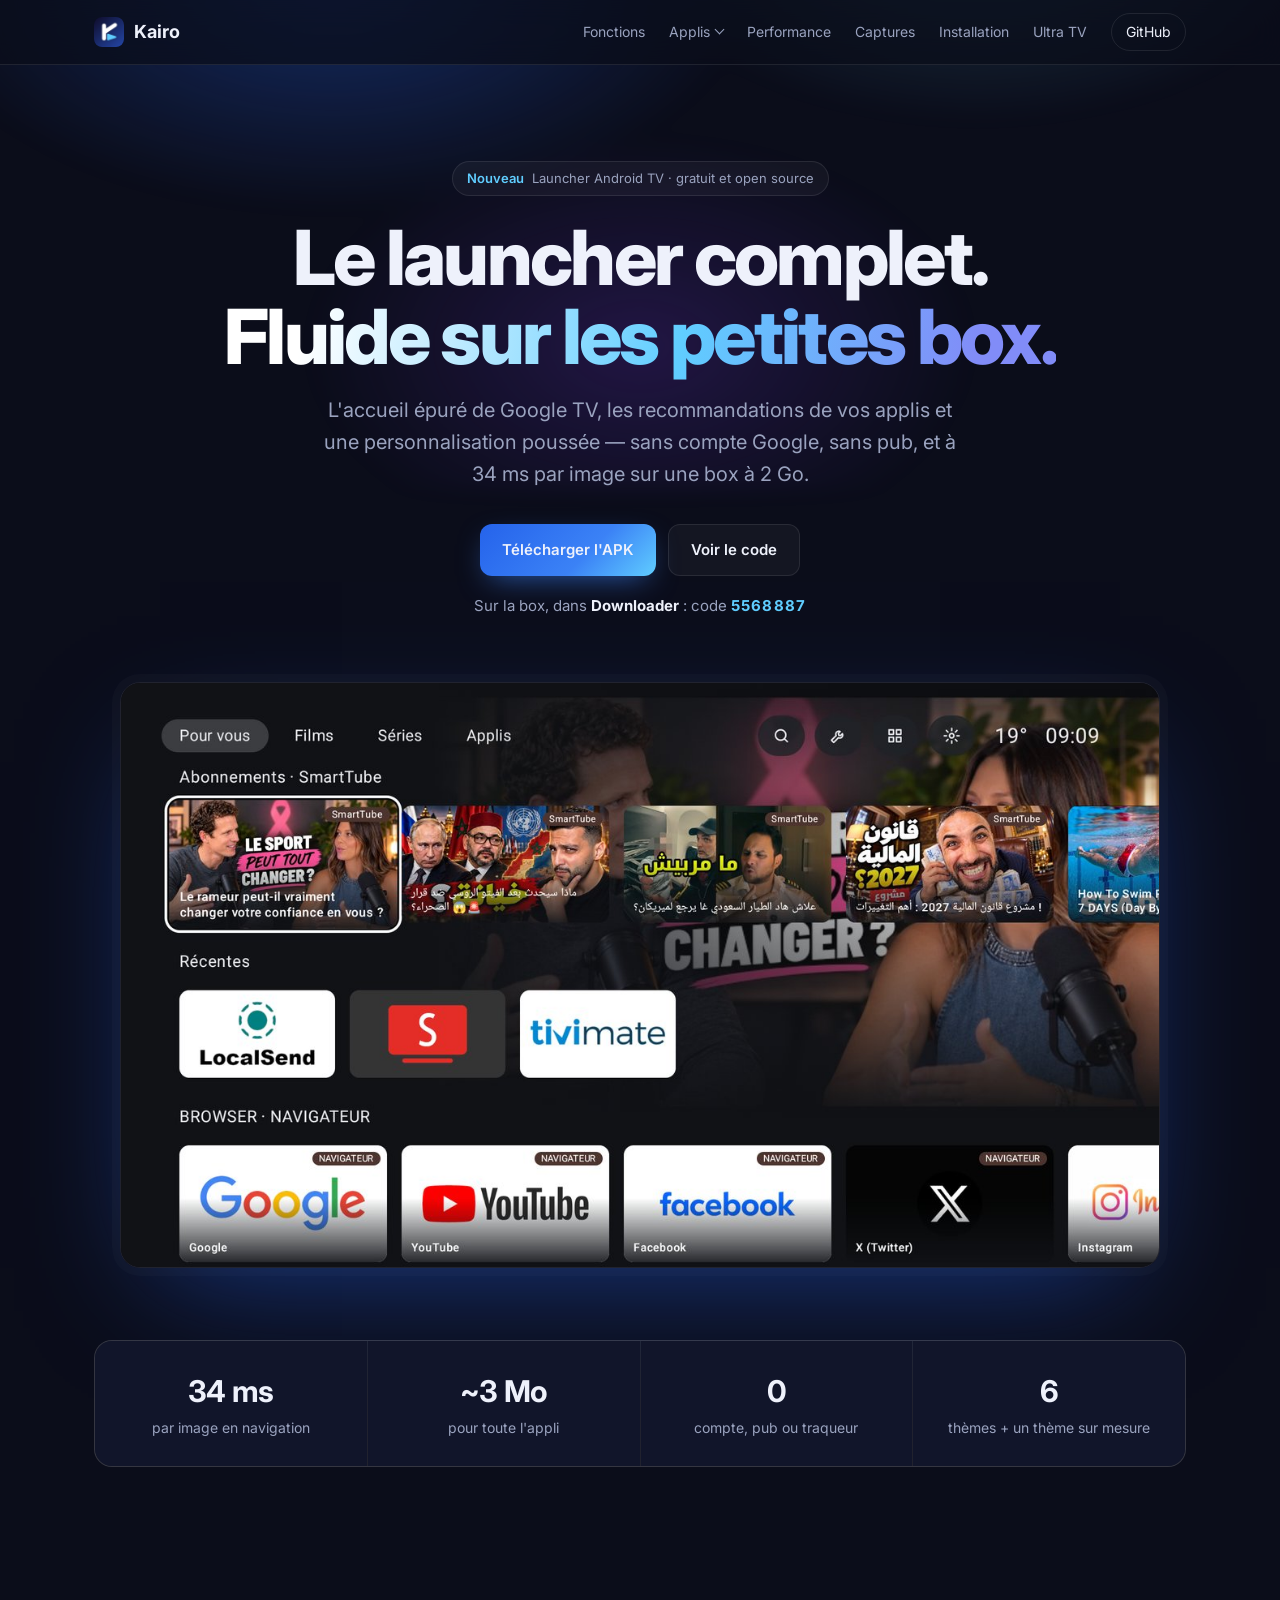
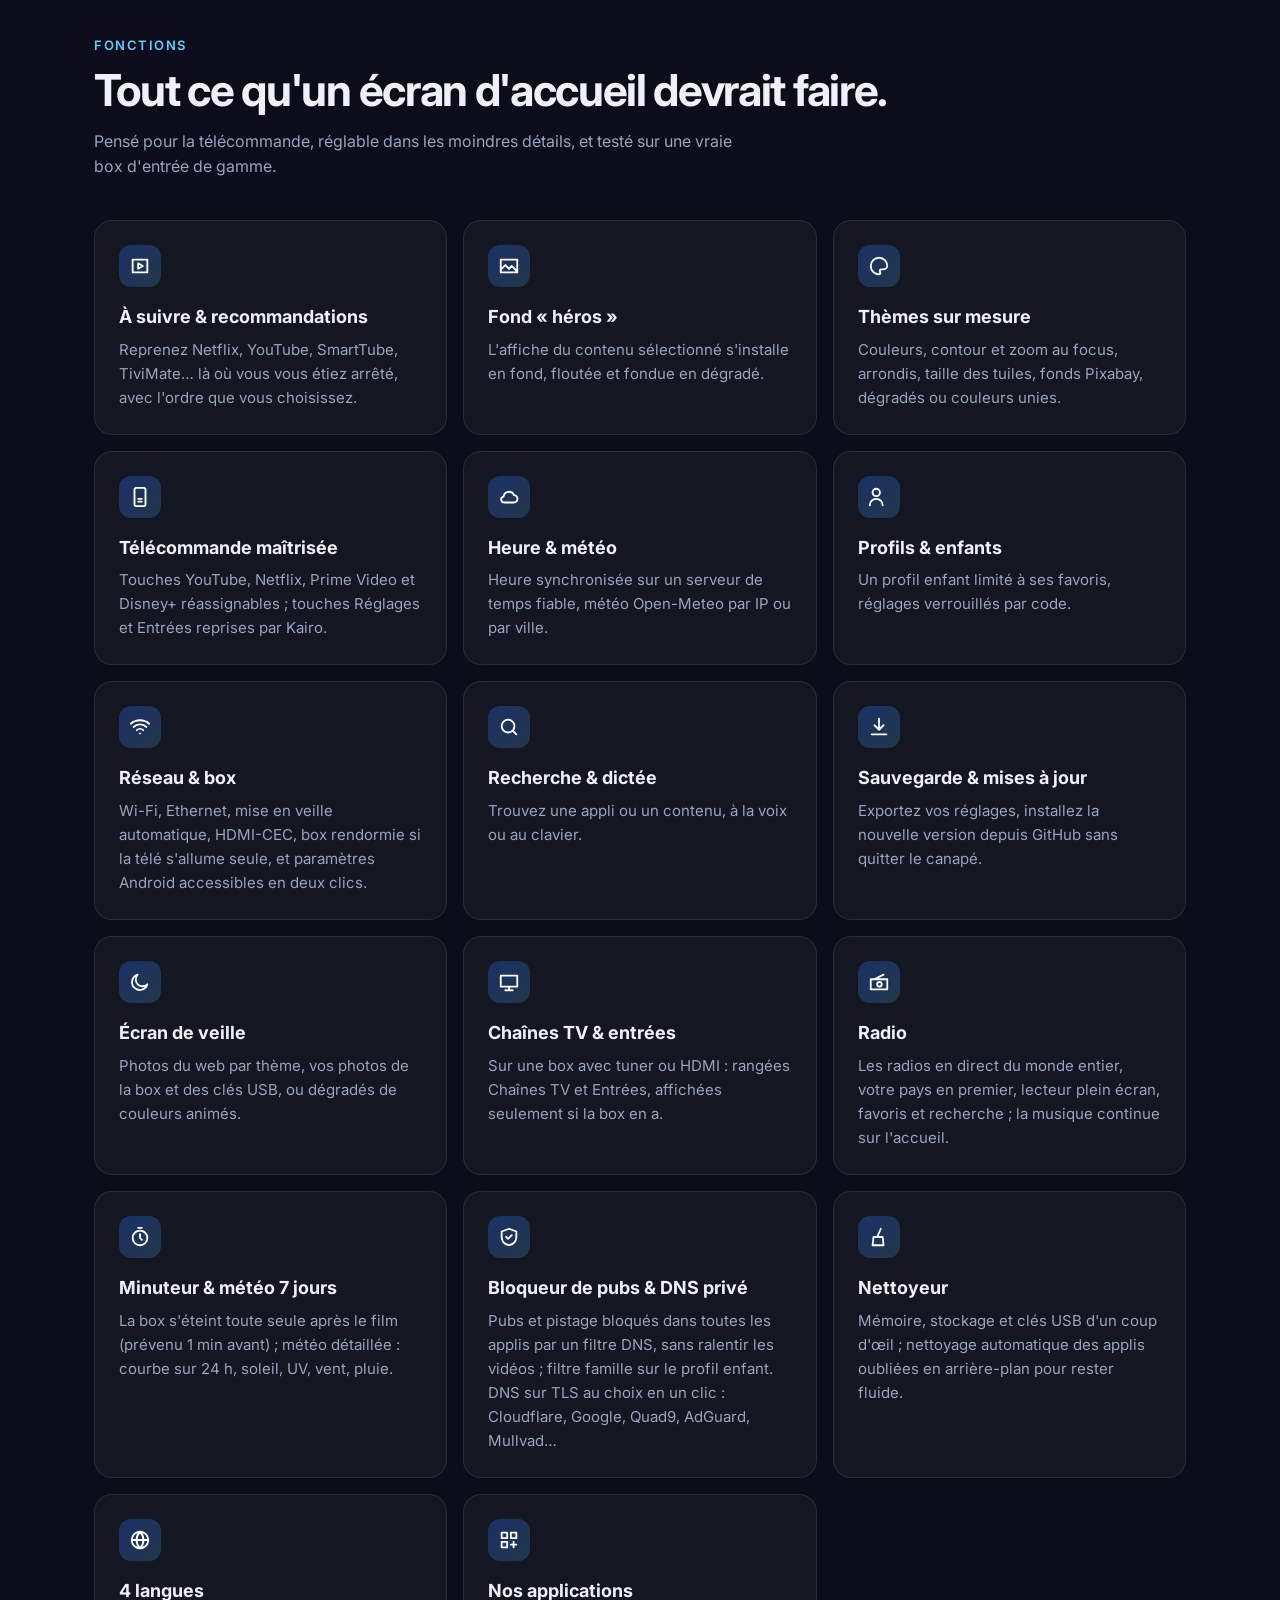
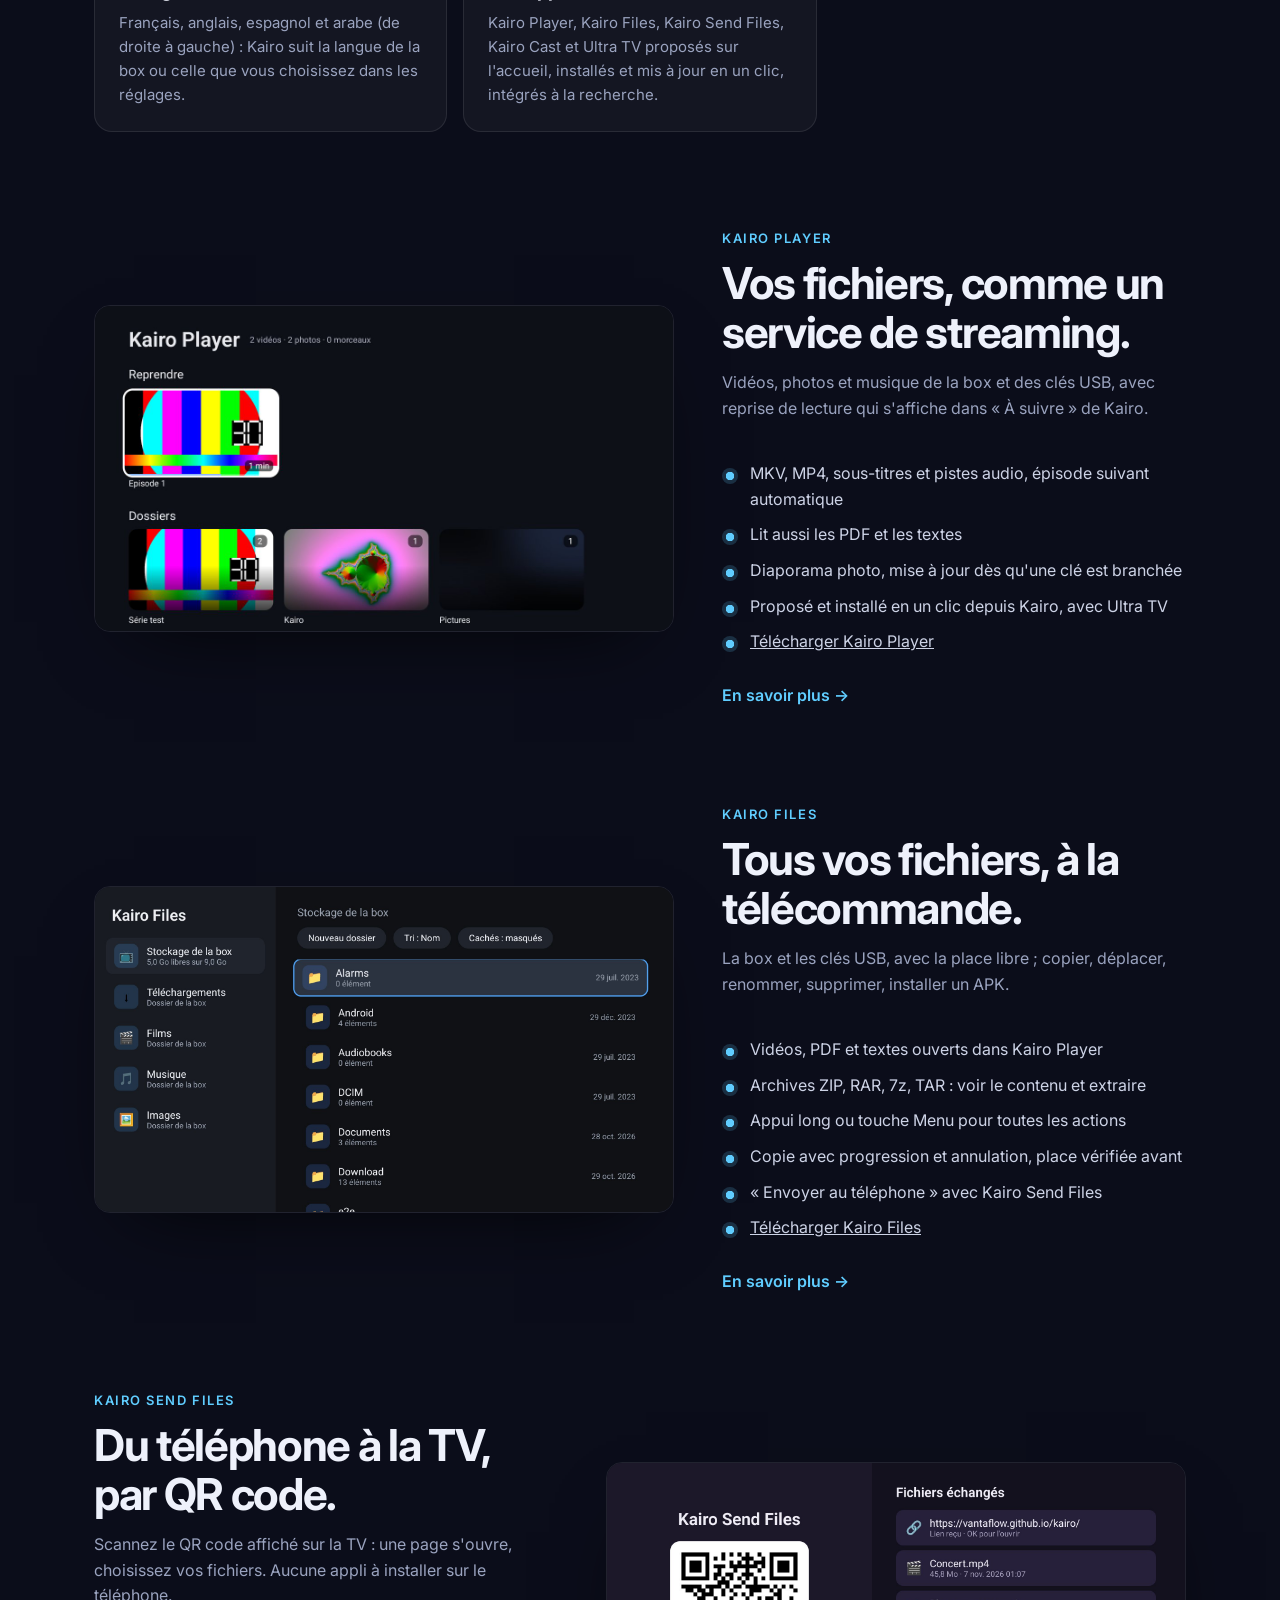
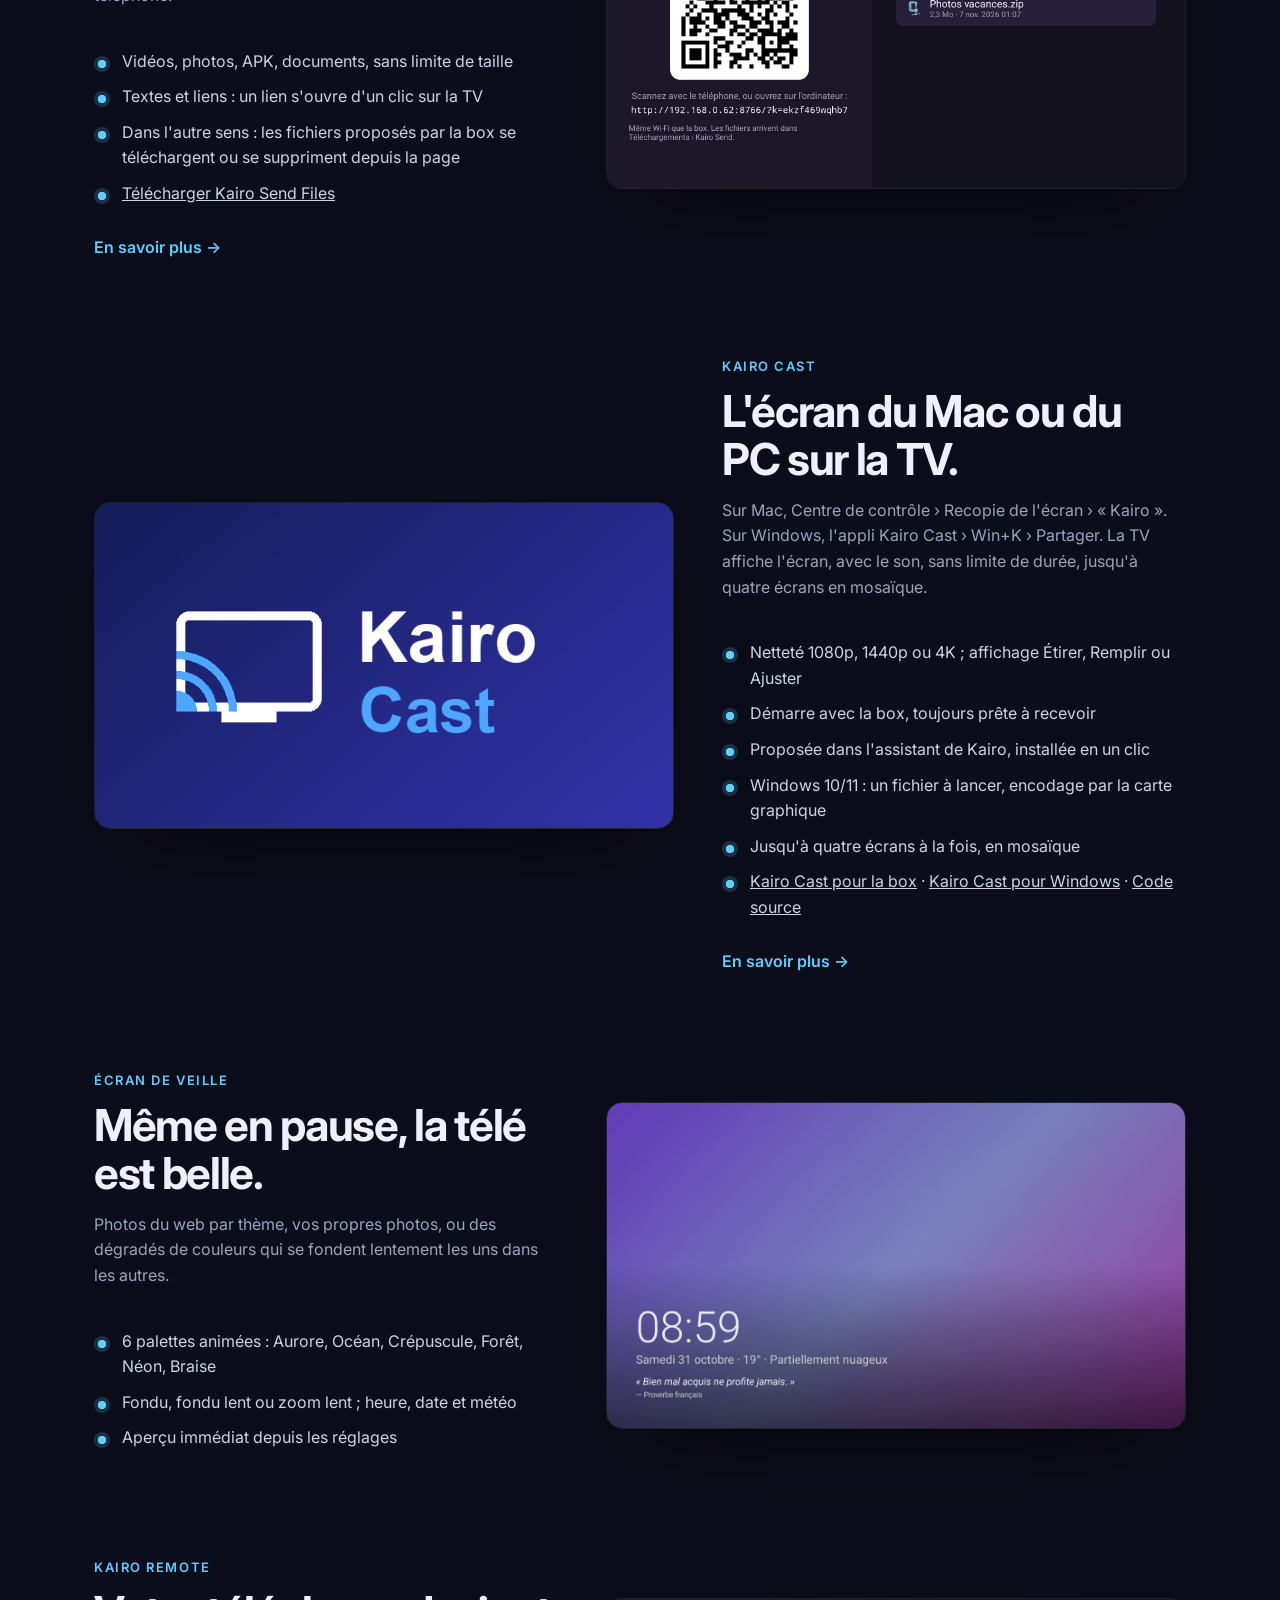
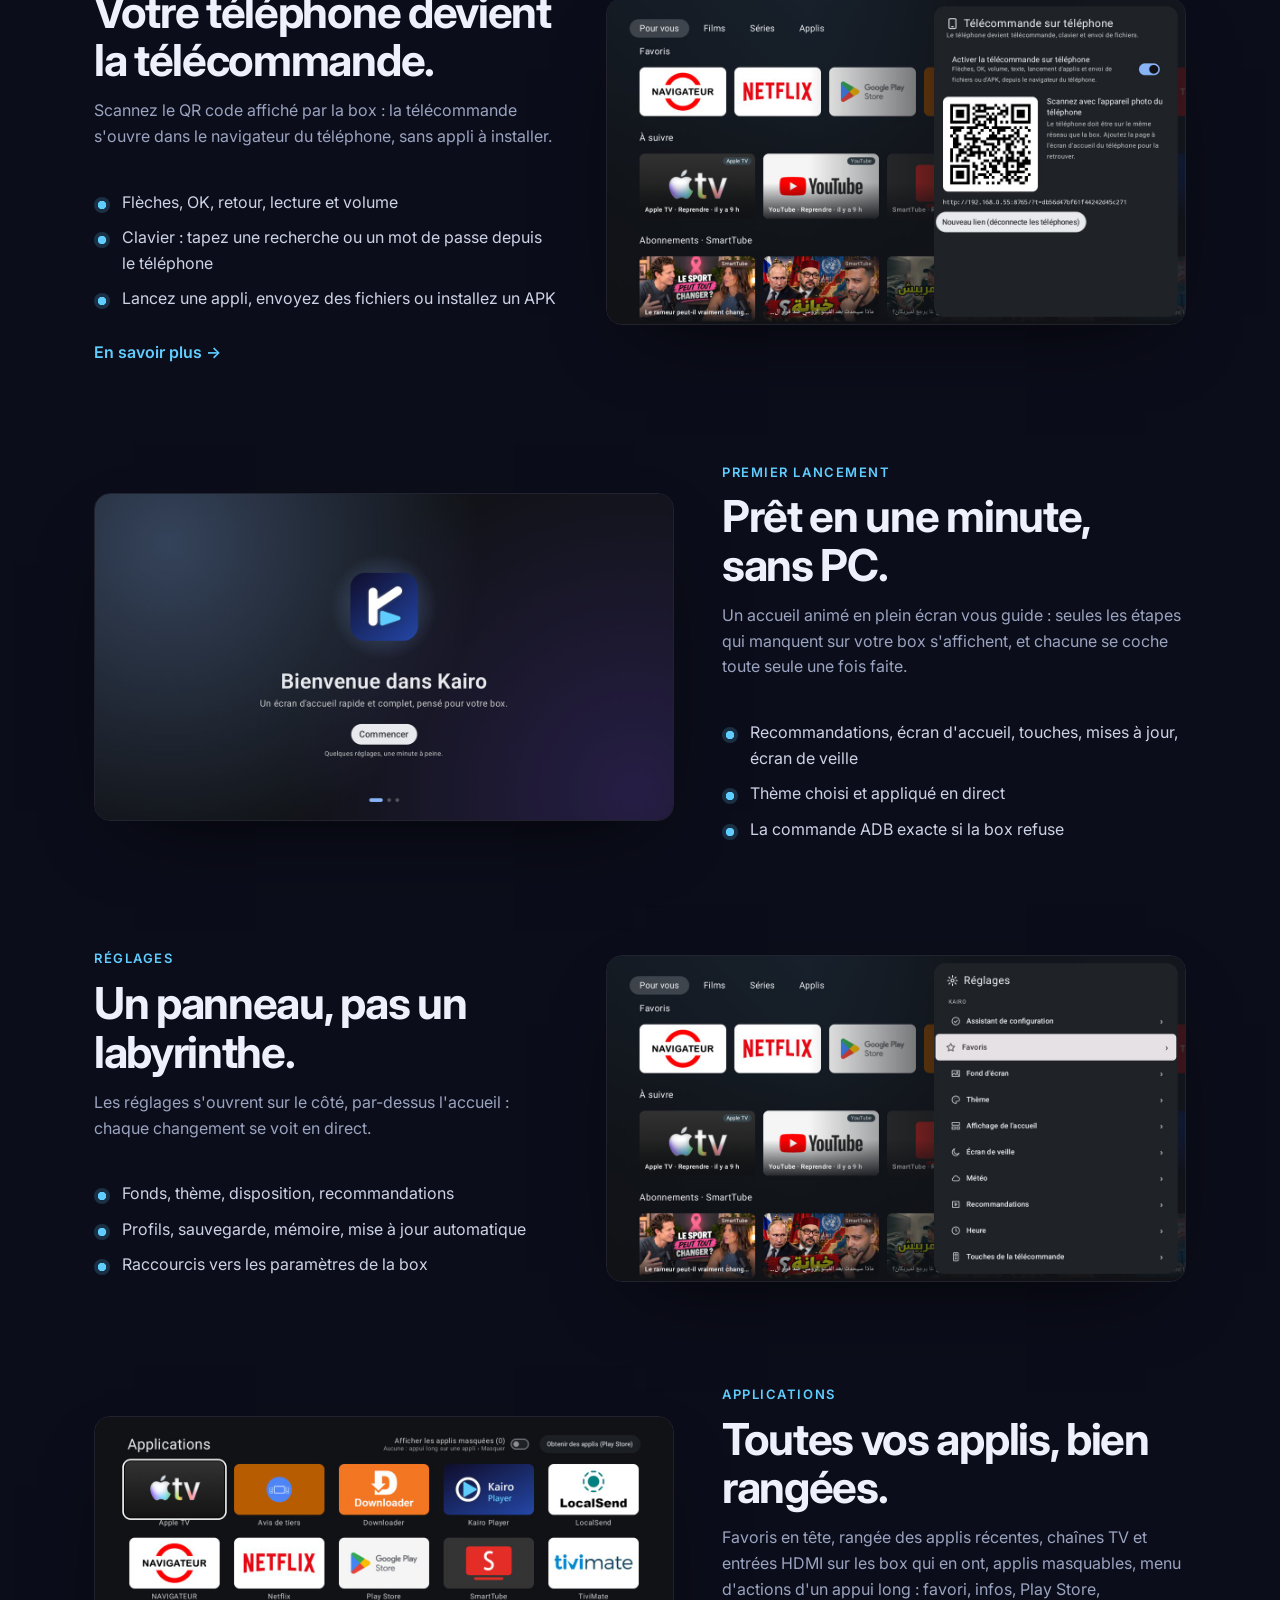
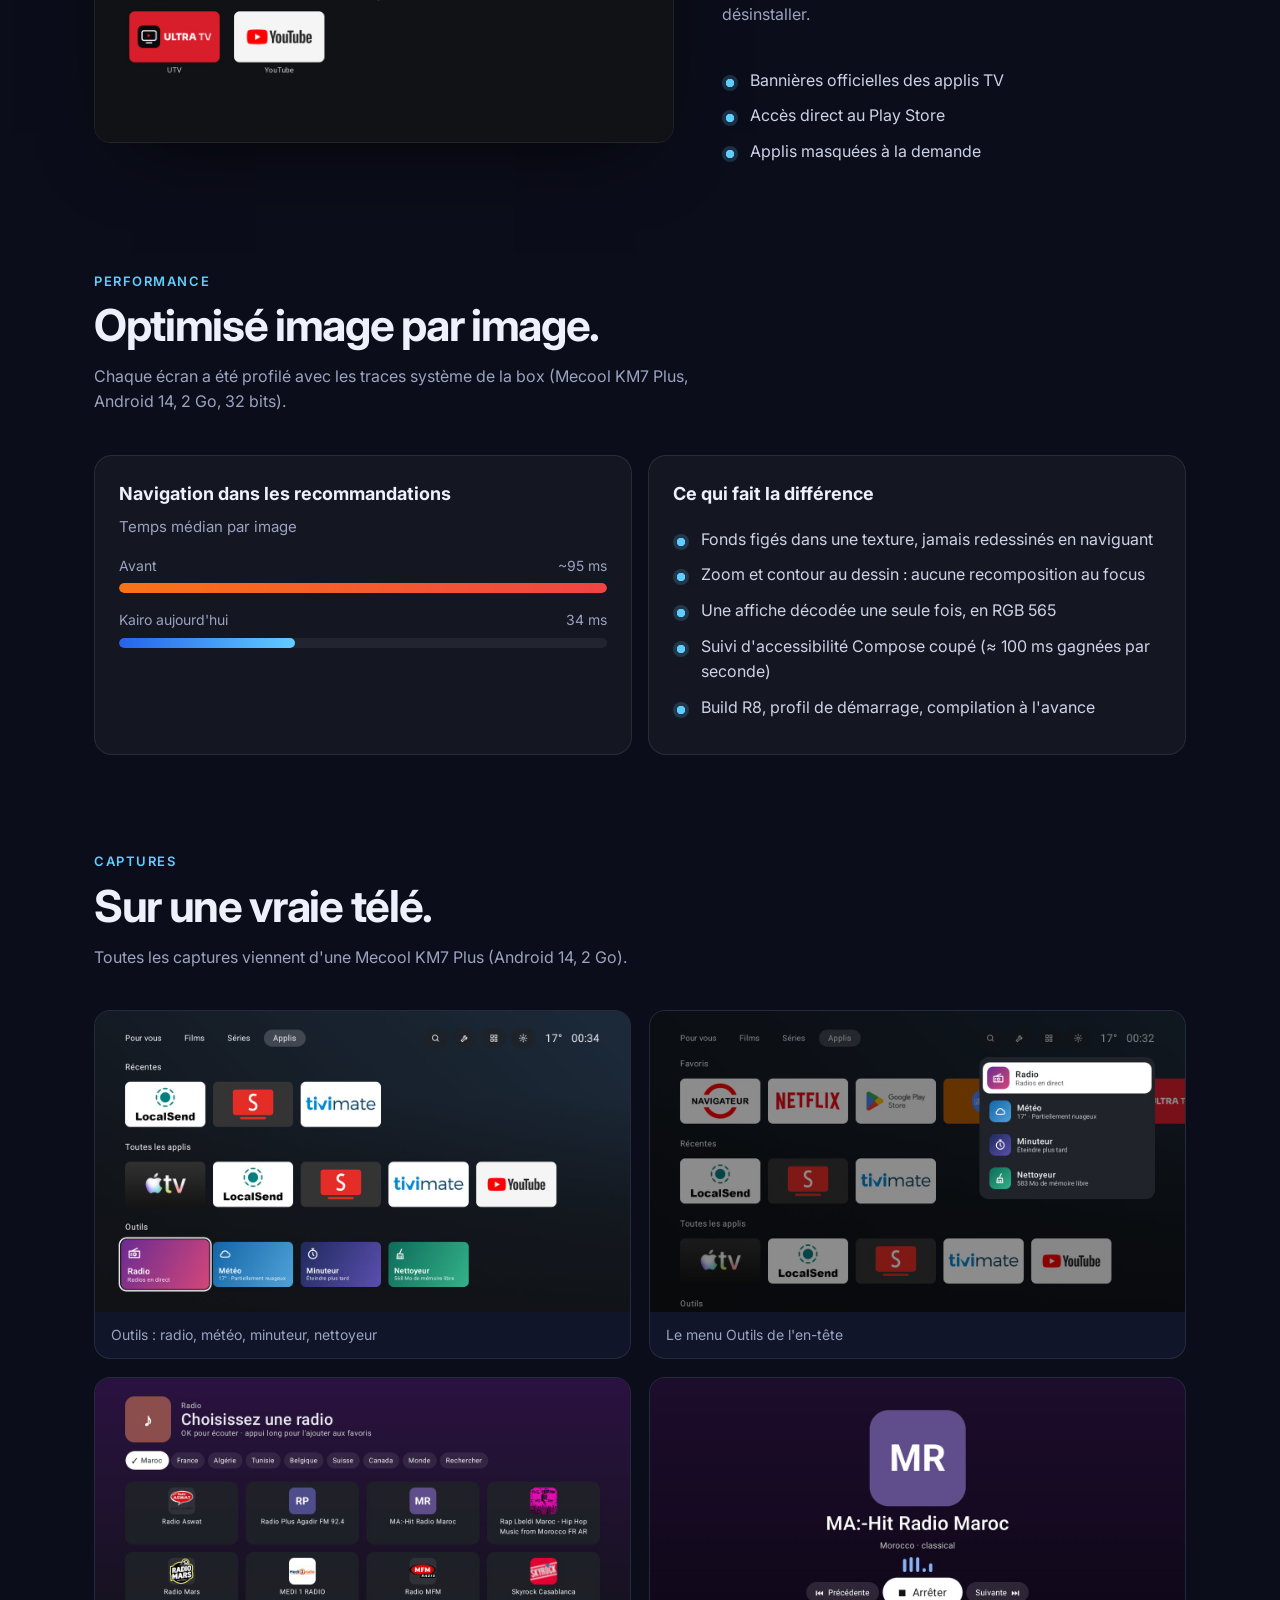
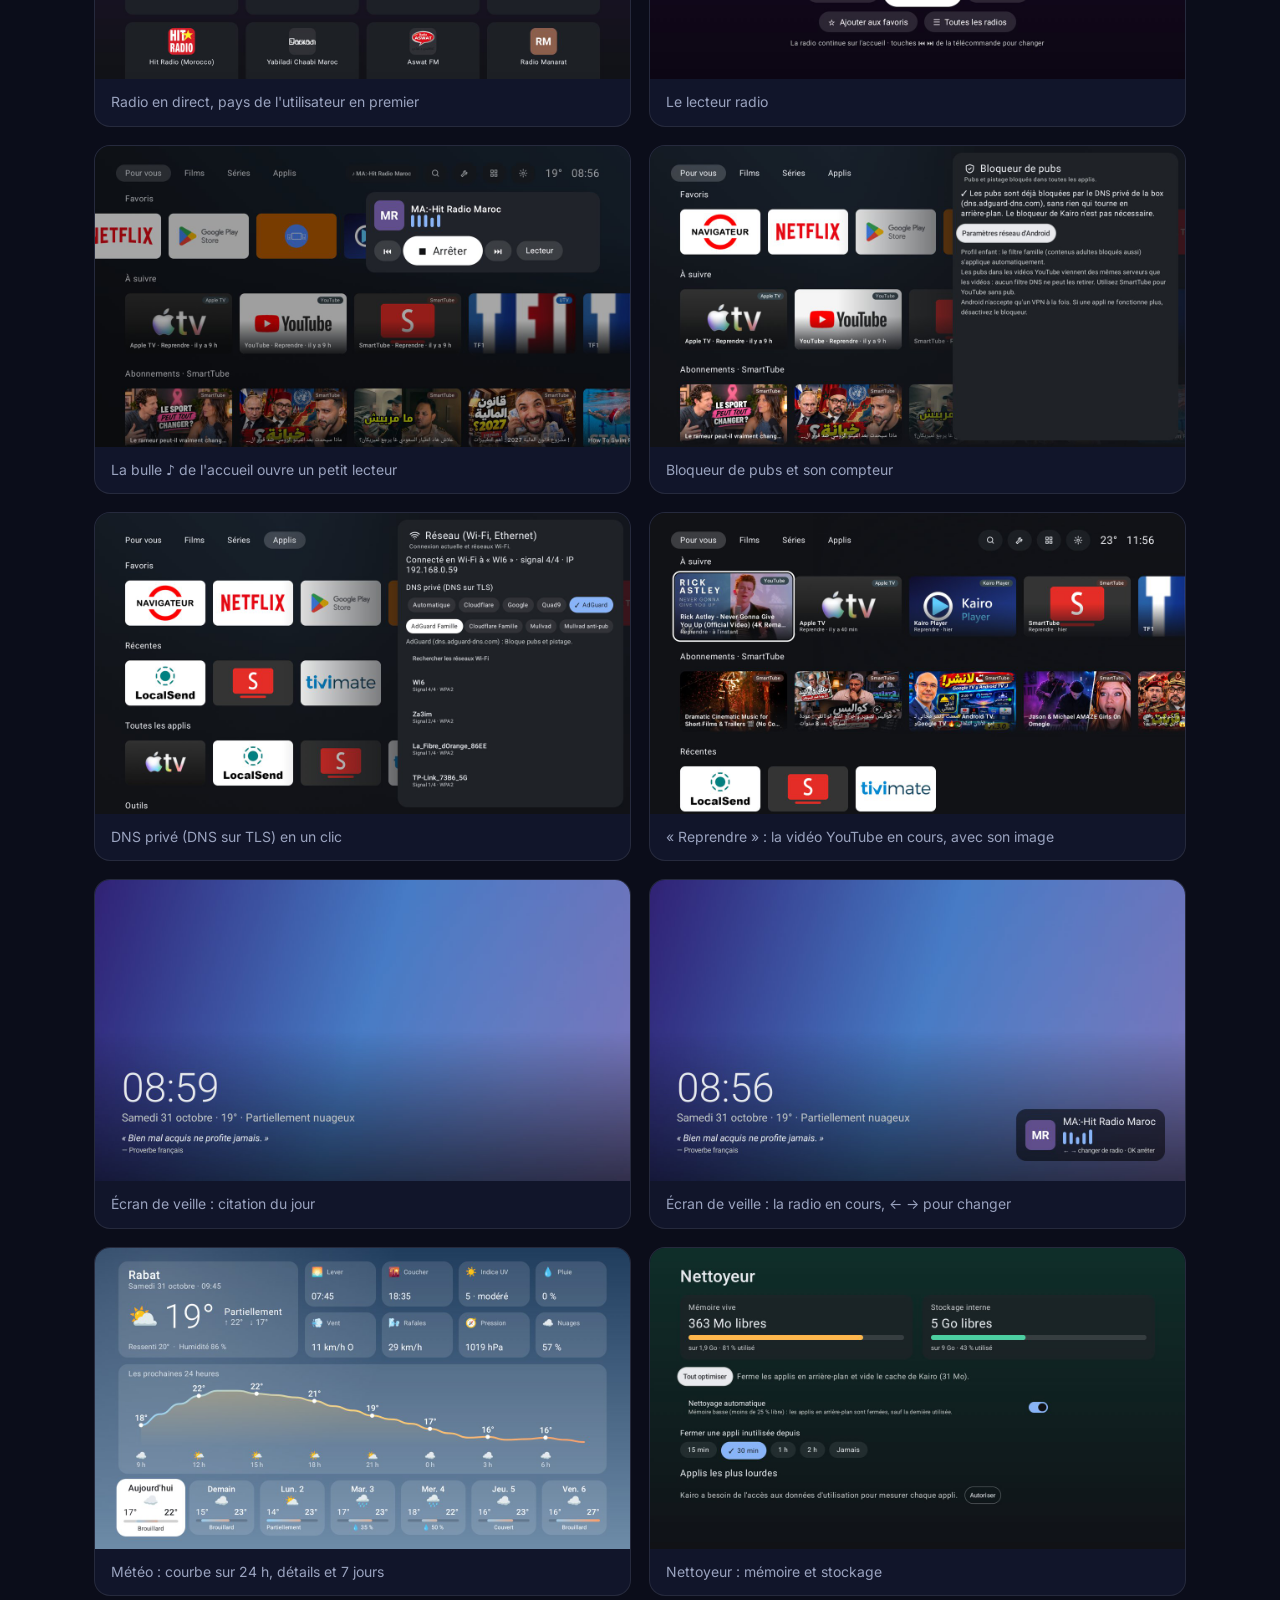
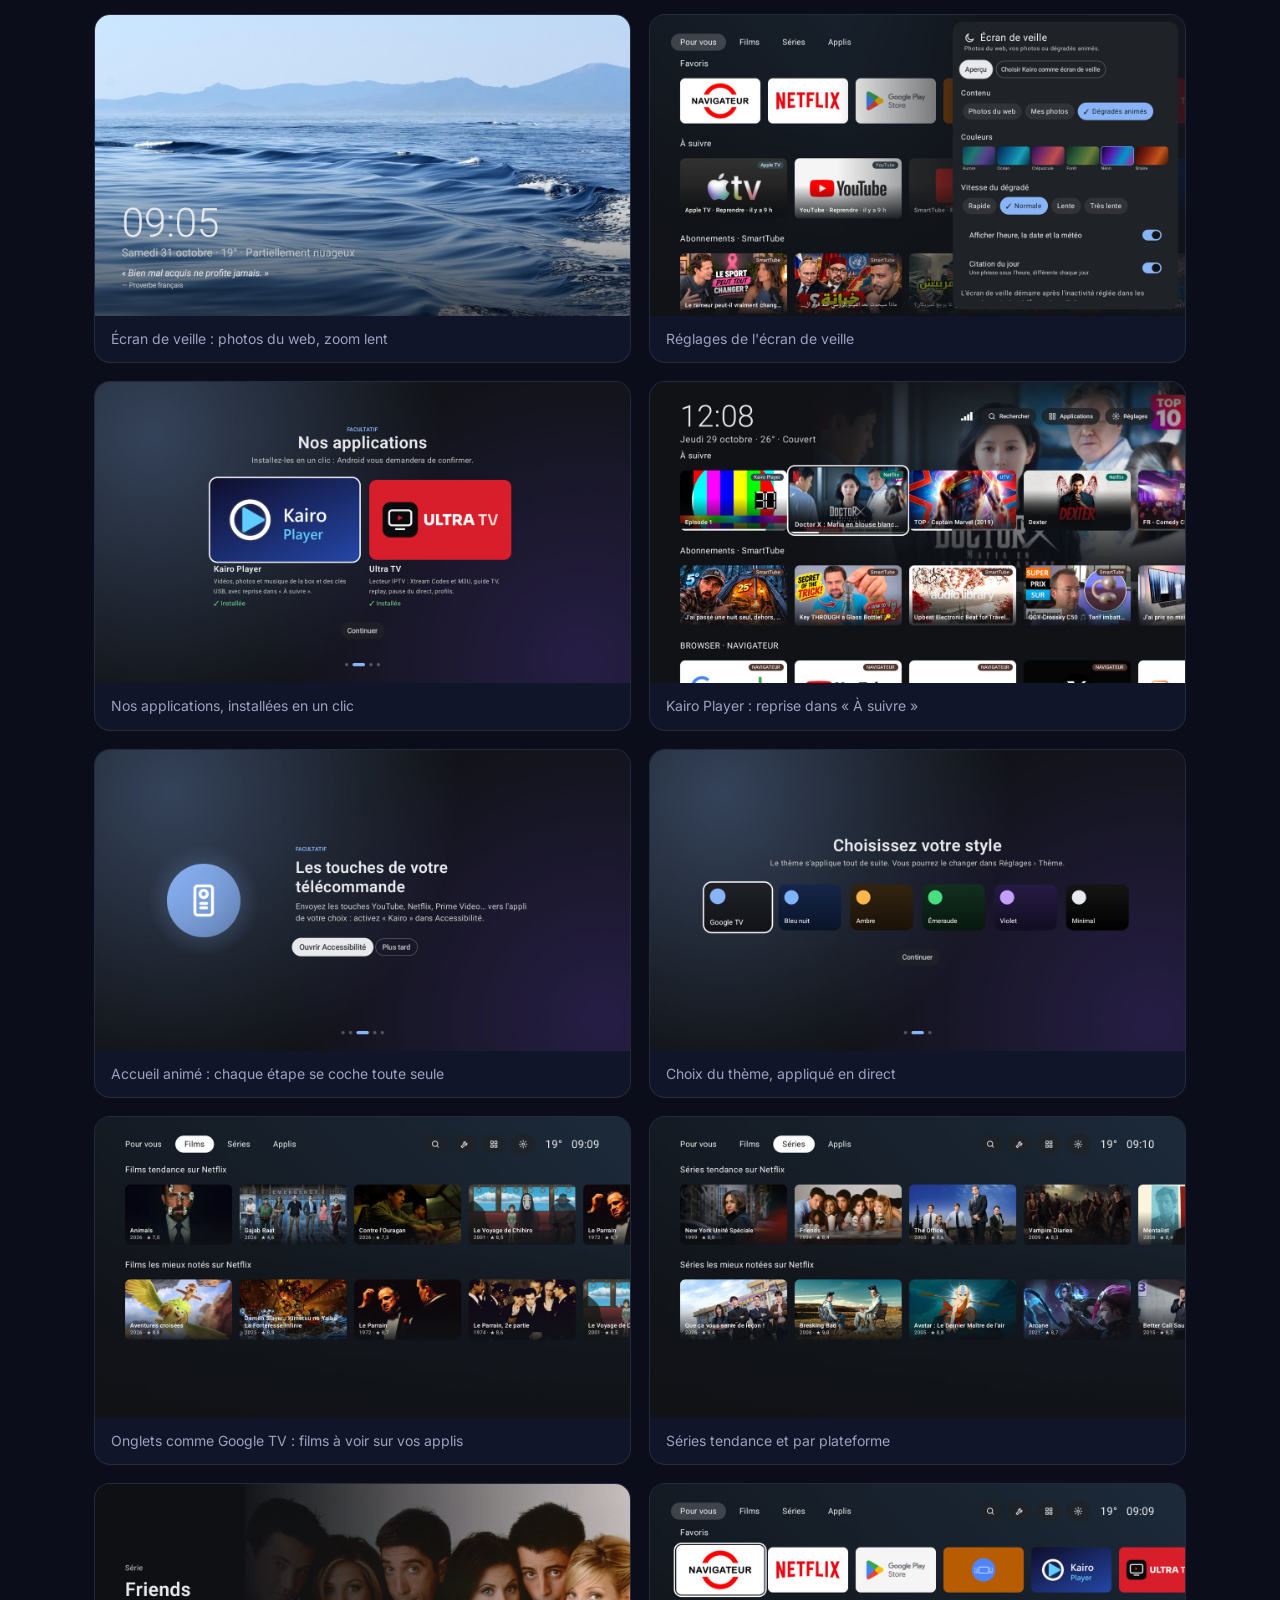
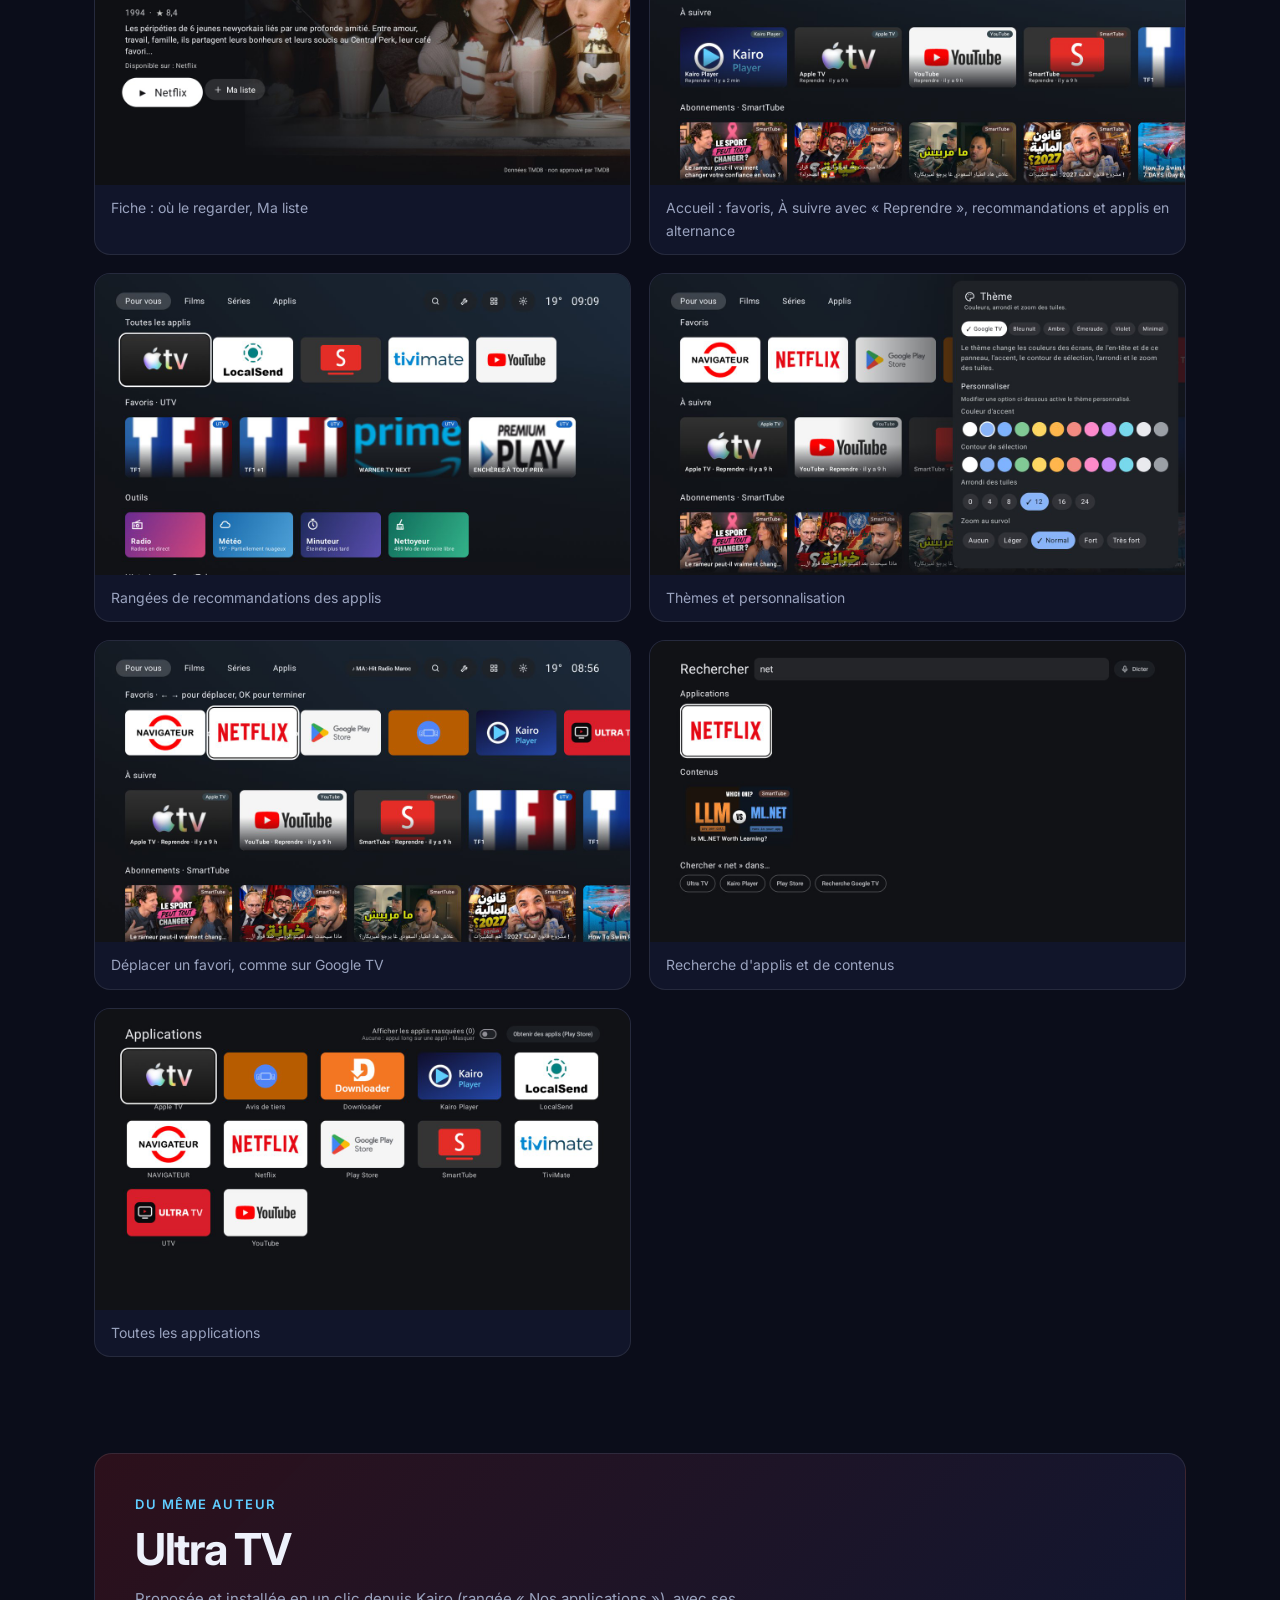
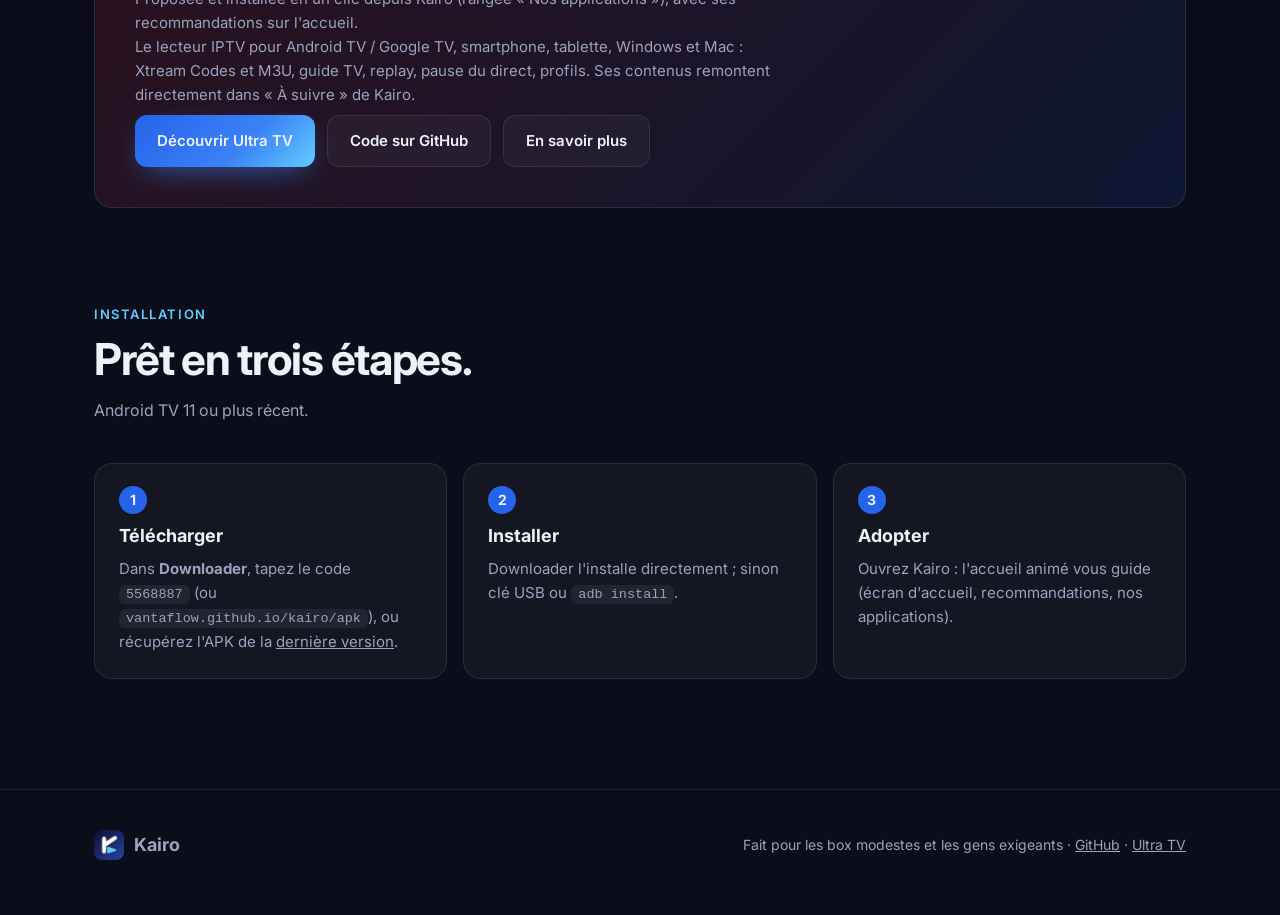
<file: docs/index.html>
<!doctype html>
<html lang="fr">
<head>
<meta charset="utf-8">
<meta name="viewport" content="width=device-width, initial-scale=1">
<title>Kairo — launcher Android TV</title>
<meta name="description" content="Kairo, le launcher Android TV complet qui reste fluide sur les petites box. Sans compte Google, sans pub.">
<meta property="og:title" content="Kairo — launcher Android TV">
<meta property="og:description" content="L'accueil façon Google TV, vos recommandations, une personnalisation poussée — fluide même sur une box à 2 Go.">
<meta property="og:image" content="assets/banner.png">
<link rel="icon" href="assets/icon.png">
<link rel="preconnect" href="https://fonts.googleapis.com">
<link rel="preconnect" href="https://fonts.gstatic.com" crossorigin>
<link href="https://fonts.googleapis.com/css2?family=Inter:wght@400;500;600;700;800&display=swap" rel="stylesheet">
<link rel="stylesheet" href="assets/site.css">
</head>
<body>

<nav>
  <div class="wrap">
    <a class="brand" href="#"><img src="assets/icon.png" alt="">Kairo</a>
    <button class="burger" aria-label="Menu" aria-expanded="false">☰</button>
    <div class="links">
      <a href="#fonctions">Fonctions</a>
      <div class="drop">
        <button aria-haspopup="true" aria-expanded="false">Applis</button>
        <div class="menu">
          <a href="player.html">Kairo Player</a>
          <a href="files.html">Kairo Files</a>
          <a href="send.html">Send Files</a>
          <a href="cast.html">Kairo Cast</a>
          <a href="remote.html">Kairo Remote</a>
        </div>
      </div>
      <a href="#performance">Performance</a>
      <a href="#galerie">Captures</a>
      <a href="#installation">Installation</a>
      <a href="ultra-tv.html">Ultra TV</a>
      <a class="gh" href="https://github.com/vantaflow/kairo">GitHub</a>
    </div>
  </div>
</nav>
<script src="assets/site.js"></script>

<header class="hero">
  <div class="wrap">
    <span class="pill"><b>Nouveau</b> Launcher Android TV · gratuit et open source</span>
    <h1>Le launcher complet.<br><span class="grad">Fluide sur les petites box.</span></h1>
    <p class="lead">L'accueil épuré de Google TV, les recommandations de vos applis et une personnalisation poussée — sans compte Google, sans pub, et à 34&nbsp;ms par image sur une box à 2&nbsp;Go.</p>
    <div class="cta">
      <a class="btn primary" href="https://github.com/vantaflow/kairo/releases/latest/download/kairo.apk">Télécharger l'APK</a>
      <a class="btn ghost" href="https://github.com/vantaflow/kairo">Voir le code</a>
    </div>
    <p class="dl-code">Sur la box, dans <b>Downloader</b> : code <b>5568887</b></p>
    <div class="shot"><img src="assets/reco.jpg" alt="Accueil Kairo avec recommandations et fond héros" loading="eager"></div>

    <div class="stats">
      <div class="stat"><b>34 ms</b><span>par image en navigation</span></div>
      <div class="stat"><b>~3 Mo</b><span>pour toute l'appli</span></div>
      <div class="stat"><b>0</b><span>compte, pub ou traqueur</span></div>
      <div class="stat"><b>6</b><span>thèmes + un thème sur mesure</span></div>
    </div>
  </div>
</header>

<section id="fonctions">
  <div class="wrap">
    <div class="eyebrow">Fonctions</div>
    <h2>Tout ce qu'un écran d'accueil devrait faire.</h2>
    <p class="sub">Pensé pour la télécommande, réglable dans les moindres détails, et testé sur une vraie box d'entrée de gamme.</p>
    <div class="grid">
      <div class="card"><div class="ico"><svg viewBox="0 0 24 24"><path d="M4 5h16v14H4z M10 9l5 3-5 3z"/></svg></div><h3>À suivre & recommandations</h3><p>Reprenez Netflix, YouTube, SmartTube, TiviMate… là où vous vous étiez arrêté, avec l'ordre que vous choisissez.</p></div>
      <div class="card"><div class="ico"><svg viewBox="0 0 24 24"><path d="M3 5h18v14H3z M3 16l5-5 4 4 3-3 6 6"/></svg></div><h3>Fond « héros »</h3><p>L'affiche du contenu sélectionné s'installe en fond, floutée et fondue en dégradé.</p></div>
      <div class="card"><div class="ico"><svg viewBox="0 0 24 24"><path d="M12 3a9 9 0 1 0 0 18c1.1 0 1.5-.8 1.5-1.5 0-1-.8-1.4-.8-2.3 0-.9.7-1.6 1.6-1.6H17a4 4 0 0 0 4-4c0-4.7-4-8.6-9-8.6z"/></svg></div><h3>Thèmes sur mesure</h3><p>Couleurs, contour et zoom au focus, arrondis, taille des tuiles, fonds Pixabay, dégradés ou couleurs unies.</p></div>
      <div class="card"><div class="ico"><svg viewBox="0 0 24 24"><path d="M8 2h8a2 2 0 0 1 2 2v16a2 2 0 0 1-2 2H8a2 2 0 0 1-2-2V4a2 2 0 0 1 2-2z M10 14h4 M10 17h4"/></svg></div><h3>Télécommande maîtrisée</h3><p>Touches YouTube, Netflix, Prime Video et Disney+ réassignables ; touches Réglages et Entrées reprises par Kairo.</p></div>
      <div class="card"><div class="ico"><svg viewBox="0 0 24 24"><path d="M7 18h10a4 4 0 0 0 .5-8 6 6 0 0 0-11.5 1.5A3.3 3.3 0 0 0 7 18z"/></svg></div><h3>Heure & météo</h3><p>Heure synchronisée sur un serveur de temps fiable, météo Open-Meteo par IP ou par ville.</p></div>
      <div class="card"><div class="ico"><svg viewBox="0 0 24 24"><path d="M13 7a4 4 0 1 1-8 0a4 4 0 1 1 8 0z M2 21c0-3.9 3.1-7 7-7s7 3.1 7 7"/></svg></div><h3>Profils & enfants</h3><p>Un profil enfant limité à ses favoris, réglages verrouillés par code.</p></div>
      <div class="card"><div class="ico"><svg viewBox="0 0 24 24"><path d="M2 8.5a15 15 0 0 1 20 0 M5 12a10 10 0 0 1 14 0 M8.5 15.5a5 5 0 0 1 7 0 M12 19h.01"/></svg></div><h3>Réseau & box</h3><p>Wi-Fi, Ethernet, mise en veille automatique, HDMI-CEC, box rendormie si la télé s'allume seule, et paramètres Android accessibles en deux clics.</p></div>
      <div class="card"><div class="ico"><svg viewBox="0 0 24 24"><path d="M18 11a7 7 0 1 1-14 0a7 7 0 1 1 14 0z M20 20l-4.2-4.2"/></svg></div><h3>Recherche & dictée</h3><p>Trouvez une appli ou un contenu, à la voix ou au clavier.</p></div>
      <div class="card"><div class="ico"><svg viewBox="0 0 24 24"><path d="M12 3v12 M7 10l5 5 5-5 M4 20h16"/></svg></div><h3>Sauvegarde & mises à jour</h3><p>Exportez vos réglages, installez la nouvelle version depuis GitHub sans quitter le canapé.</p></div>
      <div class="card"><div class="ico"><svg viewBox="0 0 24 24"><path d="M20 14.5A8.5 8.5 0 1 1 9.5 4a6.5 6.5 0 0 0 10.5 10.5z"/></svg></div><h3>Écran de veille</h3><p>Photos du web par thème, vos photos de la box et des clés USB, ou dégradés de couleurs animés.</p></div>
      <div class="card"><div class="ico"><svg viewBox="0 0 24 24"><path d="M3 5h18v12H3z M8 21h8 M12 17v4"/></svg></div><h3>Chaînes TV & entrées</h3><p>Sur une box avec tuner ou HDMI : rangées Chaînes TV et Entrées, affichées seulement si la box en a.</p></div>
      <div class="card"><div class="ico"><svg viewBox="0 0 24 24"><path d="M3 9h18v11H3z M7 9l10-5 M15 14.5a2.5 2.5 0 1 1-5 0a2.5 2.5 0 1 1 5 0z"/></svg></div><h3>Radio</h3><p>Les radios en direct du monde entier, votre pays en premier, lecteur plein écran, favoris et recherche ; la musique continue sur l'accueil.</p></div>
      <div class="card"><div class="ico"><svg viewBox="0 0 24 24"><path d="M20 13a8 8 0 1 1-16 0a8 8 0 1 1 16 0z M12 9v4l2 2 M10 2h4"/></svg></div><h3>Minuteur & météo 7 jours</h3><p>La box s'éteint toute seule après le film (prévenu 1 min avant) ; météo détaillée : courbe sur 24 h, soleil, UV, vent, pluie.</p></div>
      <div class="card"><div class="ico"><svg viewBox="0 0 24 24"><path d="M12 3l8 3v6c0 5-3.5 8-8 9-4.5-1-8-4-8-9V6z M9 12l2 2 4-4"/></svg></div><h3>Bloqueur de pubs & DNS privé</h3><p>Pubs et pistage bloqués dans toutes les applis par un filtre DNS, sans ralentir les vidéos ; filtre famille sur le profil enfant. DNS sur TLS au choix en un clic : Cloudflare, Google, Quad9, AdGuard, Mullvad…</p></div>
      <div class="card"><div class="ico"><svg viewBox="0 0 24 24"><path d="M14 3l-4 9 M6 12h10l1 9H5z"/></svg></div><h3>Nettoyeur</h3><p>Mémoire, stockage et clés USB d'un coup d'œil ; nettoyage automatique des applis oubliées en arrière-plan pour rester fluide.</p></div>
      <div class="card"><div class="ico"><svg viewBox="0 0 24 24"><path d="M21 12a9 9 0 1 1-18 0a9 9 0 1 1 18 0z M3 12h18 M12 3c2.5 2.6 3.8 5.6 3.8 9s-1.3 6.400-3.800 9c-2.500-2.600-3.800-5.600-3.800-9s1.300-6.400 3.800-9z"/></svg></div><h3>4 langues</h3><p>Français, anglais, espagnol et arabe (de droite à gauche) : Kairo suit la langue de la box ou celle que vous choisissez dans les réglages.</p></div>
      <div class="card"><div class="ico"><svg viewBox="0 0 24 24"><path d="M4 4h6v6H4z M14 4h6v6h-6z M4 14h6v6H4z M17 14v6 M14 17h6"/></svg></div><h3>Nos applications</h3><p>Kairo Player, Kairo Files, Kairo Send Files, Kairo Cast et Ultra TV proposés sur l'accueil, installés et mis à jour en un clic, intégrés à la recherche.</p></div>
    </div>
  </div>
</section>

<section id="player">
  <div class="wrap split rev">
    <div class="frame"><img src="assets/player-home.jpg" alt="Kairo Player : reprendre, dossiers, vidéos récentes" loading="lazy"></div>
    <div class="text">
      <div class="eyebrow">Kairo Player</div>
      <h2>Vos fichiers, comme un service de streaming.</h2>
      <p class="sub">Vidéos, photos et musique de la box et des clés USB, avec reprise de lecture qui s'affiche dans « À suivre » de Kairo.</p>
      <ul class="checks">
        <li>MKV, MP4, sous-titres et pistes audio, épisode suivant automatique</li>
        <li>Lit aussi les PDF et les textes</li>
        <li>Diaporama photo, mise à jour dès qu'une clé est branchée</li>
        <li>Proposé et installé en un clic depuis Kairo, avec Ultra TV</li>
        <li><a href="https://github.com/vantaflow/kairo/releases/latest/download/kairo-player.apk">Télécharger Kairo Player</a></li>
      </ul>
      <a class="more" href="player.html">En savoir plus →</a>
    </div>
  </div>
</section>

<section id="files">
  <div class="wrap split rev">
    <div class="frame"><img src="assets/files-tv.jpg" alt="Kairo Files : la box, les clés USB et les dossiers" loading="lazy"></div>
    <div class="text">
      <div class="eyebrow">Kairo Files</div>
      <h2>Tous vos fichiers, à la télécommande.</h2>
      <p class="sub">La box et les clés USB, avec la place libre ; copier, déplacer, renommer, supprimer, installer un APK.</p>
      <ul class="checks">
        <li>Vidéos, PDF et textes ouverts dans Kairo Player</li>
        <li>Archives ZIP, RAR, 7z, TAR : voir le contenu et extraire</li>
        <li>Appui long ou touche Menu pour toutes les actions</li>
        <li>Copie avec progression et annulation, place vérifiée avant</li>
        <li>« Envoyer au téléphone » avec Kairo Send Files</li>
        <li><a href="https://github.com/vantaflow/kairo/releases/latest/download/kairo-files.apk">Télécharger Kairo Files</a></li>
      </ul>
      <a class="more" href="files.html">En savoir plus →</a>
    </div>
  </div>
</section>

<section id="send">
  <div class="wrap split">
    <div class="text">
      <div class="eyebrow">Kairo Send Files</div>
      <h2>Du téléphone à la TV, par QR code.</h2>
      <p class="sub">Scannez le QR code affiché sur la TV : une page s'ouvre, choisissez vos fichiers. Aucune appli à installer sur le téléphone.</p>
      <ul class="checks">
        <li>Vidéos, photos, APK, documents, sans limite de taille</li>
        <li>Textes et liens : un lien s'ouvre d'un clic sur la TV</li>
        <li>Dans l'autre sens : les fichiers proposés par la box se téléchargent ou se suppriment depuis la page</li>
        <li><a href="https://github.com/vantaflow/kairo/releases/latest/download/kairo-send.apk">Télécharger Kairo Send Files</a></li>
      </ul>
      <a class="more" href="send.html">En savoir plus →</a>
    </div>
    <div class="frame"><img src="assets/send-tv.jpg" alt="Kairo Send Files : QR code et fichiers échangés" loading="lazy"></div>
  </div>
</section>

<section id="cast">
  <div class="wrap split rev">
    <div class="text">
      <div class="eyebrow">Kairo Cast</div>
      <h2>L'écran du Mac ou du PC sur la TV.</h2>
      <p class="sub">Sur Mac, Centre de contrôle › Recopie de l'écran › « Kairo ». Sur Windows, l'appli Kairo Cast › Win+K › Partager. La TV affiche l'écran, avec le son, sans limite de durée, jusqu'à quatre écrans en mosaïque.</p>
      <ul class="checks">
        <li>Netteté 1080p, 1440p ou 4K ; affichage Étirer, Remplir ou Ajuster</li>
        <li>Démarre avec la box, toujours prête à recevoir</li>
        <li>Proposée dans l'assistant de Kairo, installée en un clic</li>
        <li>Windows 10/11 : un fichier à lancer, encodage par la carte graphique</li>
        <li>Jusqu'à quatre écrans à la fois, en mosaïque</li>
        <li><a href="https://github.com/vantaflow/kairo-cast/releases/latest/download/kairo-cast.apk">Kairo Cast pour la box</a> · <a href="https://github.com/vantaflow/kairo-cast/releases/latest/download/KairoCast.exe">Kairo Cast pour Windows</a> · <a href="https://github.com/vantaflow/kairo-cast">Code source</a></li>
      </ul>
      <a class="more" href="cast.html">En savoir plus →</a>
    </div>
    <div class="frame"><img src="assets/kairo-cast.png" alt="Kairo Cast" loading="lazy"></div>
  </div>
</section>

<section id="veille">
  <div class="wrap split">
    <div class="text">
      <div class="eyebrow">Écran de veille</div>
      <h2>Même en pause, la télé est belle.</h2>
      <p class="sub">Photos du web par thème, vos propres photos, ou des dégradés de couleurs qui se fondent lentement les uns dans les autres.</p>
      <ul class="checks">
        <li>6 palettes animées : Aurore, Océan, Crépuscule, Forêt, Néon, Braise</li>
        <li>Fondu, fondu lent ou zoom lent ; heure, date et météo</li>
        <li>Aperçu immédiat depuis les réglages</li>
      </ul>
    </div>
    <div class="frame"><img src="assets/dream-gradient.jpg" alt="Écran de veille Kairo : dégradé animé avec l'heure" loading="lazy"></div>
  </div>
</section>

<section id="remote">
  <div class="wrap split">
    <div class="text">
      <div class="eyebrow">Kairo Remote</div>
      <h2>Votre téléphone devient la télécommande.</h2>
      <p class="sub">Scannez le QR code affiché par la box : la télécommande s'ouvre dans le navigateur du téléphone, sans appli à installer.</p>
      <ul class="checks">
        <li>Flèches, OK, retour, lecture et volume</li>
        <li>Clavier : tapez une recherche ou un mot de passe depuis le téléphone</li>
        <li>Lancez une appli, envoyez des fichiers ou installez un APK</li>
      </ul>
      <a class="more" href="remote.html">En savoir plus →</a>
    </div>
    <div class="frame"><img src="assets/phone-remote.jpg" alt="QR code de Kairo Remote dans les réglages" loading="lazy"></div>
  </div>
</section>

<section id="assistant">
  <div class="wrap split rev">
    <div class="frame"><img src="assets/onboarding-welcome.jpg" alt="Accueil animé de Kairo au premier lancement" loading="lazy"></div>
    <div class="text">
      <div class="eyebrow">Premier lancement</div>
      <h2>Prêt en une minute, sans PC.</h2>
      <p class="sub">Un accueil animé en plein écran vous guide : seules les étapes qui manquent sur votre box s'affichent, et chacune se coche toute seule une fois faite.</p>
      <ul class="checks">
        <li>Recommandations, écran d'accueil, touches, mises à jour, écran de veille</li>
        <li>Thème choisi et appliqué en direct</li>
        <li>La commande ADB exacte si la box refuse</li>
      </ul>
    </div>
  </div>
</section>

<section>
  <div class="wrap split">
    <div class="text">
      <div class="eyebrow">Réglages</div>
      <h2>Un panneau, pas un labyrinthe.</h2>
      <p class="sub">Les réglages s'ouvrent sur le côté, par-dessus l'accueil : chaque changement se voit en direct.</p>
      <ul class="checks">
        <li>Fonds, thème, disposition, recommandations</li>
        <li>Profils, sauvegarde, mémoire, mise à jour automatique</li>
        <li>Raccourcis vers les paramètres de la box</li>
      </ul>
    </div>
    <div class="frame"><img src="assets/settings.jpg" alt="Panneau des réglages de Kairo" loading="lazy"></div>
  </div>
</section>

<section>
  <div class="wrap split rev">
    <div class="text">
      <div class="eyebrow">Applications</div>
      <h2>Toutes vos applis, bien rangées.</h2>
      <p class="sub">Favoris en tête, rangée des applis récentes, chaînes TV et entrées HDMI sur les box qui en ont, applis masquables, menu d'actions d'un appui long : favori, infos, Play Store, désinstaller.</p>
      <ul class="checks">
        <li>Bannières officielles des applis TV</li>
        <li>Accès direct au Play Store</li>
        <li>Applis masquées à la demande</li>
      </ul>
    </div>
    <div class="frame"><img src="assets/apps.jpg" alt="Grille des applications" loading="lazy"></div>
  </div>
</section>

<section id="performance">
  <div class="wrap">
    <div class="eyebrow">Performance</div>
    <h2>Optimisé image par image.</h2>
    <p class="sub">Chaque écran a été profilé avec les traces système de la box (Mecool KM7 Plus, Android 14, 2 Go, 32 bits).</p>
    <div class="perf">
      <div class="card">
        <h3>Navigation dans les recommandations</h3>
        <p>Temps médian par image</p>
        <div class="bar"><div class="row"><span>Avant</span><span>~95 ms</span></div><div class="track"><div class="fill before"></div></div></div>
        <div class="bar"><div class="row"><span>Kairo aujourd'hui</span><span>34 ms</span></div><div class="track"><div class="fill after"></div></div></div>
      </div>
      <div class="card">
        <h3>Ce qui fait la différence</h3>
        <ul class="checks">
          <li>Fonds figés dans une texture, jamais redessinés en naviguant</li>
          <li>Zoom et contour au dessin : aucune recomposition au focus</li>
          <li>Une affiche décodée une seule fois, en RGB 565</li>
          <li>Suivi d'accessibilité Compose coupé (≈ 100 ms gagnées par seconde)</li>
          <li>Build R8, profil de démarrage, compilation à l'avance</li>
        </ul>
      </div>
    </div>
  </div>
</section>

<section id="galerie">
  <div class="wrap">
    <div class="eyebrow">Captures</div>
    <h2>Sur une vraie télé.</h2>
    <p class="sub">Toutes les captures viennent d'une Mecool KM7 Plus (Android 14, 2&nbsp;Go).</p>
    <div class="gallery">
      <figure><img src="assets/tools-home.jpg" alt="Rangée Outils" loading="lazy"><figcaption>Outils : radio, météo, minuteur, nettoyeur</figcaption></figure>
      <figure><img src="assets/tools-menu.jpg" alt="Menu Outils" loading="lazy"><figcaption>Le menu Outils de l'en-tête</figcaption></figure>
      <figure><img src="assets/radio.jpg" alt="Radio" loading="lazy"><figcaption>Radio en direct, pays de l'utilisateur en premier</figcaption></figure>
      <figure><img src="assets/radio-player.jpg" alt="Lecteur radio" loading="lazy"><figcaption>Le lecteur radio</figcaption></figure>
      <figure><img src="assets/radio-mini.jpg" alt="Petit lecteur radio" loading="lazy"><figcaption>La bulle ♪ de l'accueil ouvre un petit lecteur</figcaption></figure>
      <figure><img src="assets/adblock.jpg" alt="Bloqueur de pubs" loading="lazy"><figcaption>Bloqueur de pubs et son compteur</figcaption></figure>
      <figure><img src="assets/dns.jpg" alt="DNS privé" loading="lazy"><figcaption>DNS privé (DNS sur TLS) en un clic</figcaption></figure>
      <figure><img src="assets/resume.jpg" alt="Reprendre YouTube" loading="lazy"><figcaption>« Reprendre » : la vidéo YouTube en cours, avec son image</figcaption></figure>
      <figure><img src="assets/dream-quote.jpg" alt="Citation du jour" loading="lazy"><figcaption>Écran de veille : citation du jour</figcaption></figure>
      <figure><img src="assets/dream-radio.jpg" alt="Radio sur l'écran de veille" loading="lazy"><figcaption>Écran de veille : la radio en cours, ← → pour changer</figcaption></figure>
      <figure><img src="assets/weather.jpg" alt="Météo sur 7 jours" loading="lazy"><figcaption>Météo : courbe sur 24 h, détails et 7 jours</figcaption></figure>
      <figure><img src="assets/cleaner.jpg" alt="Nettoyeur" loading="lazy"><figcaption>Nettoyeur : mémoire et stockage</figcaption></figure>
      <figure><img src="assets/dream-photo.jpg" alt="Écran de veille : photo" loading="lazy"><figcaption>Écran de veille : photos du web, zoom lent</figcaption></figure>
      <figure><img src="assets/dream-settings.jpg" alt="Réglages de l'écran de veille" loading="lazy"><figcaption>Réglages de l'écran de veille</figcaption></figure>
      <figure><img src="assets/our-apps.jpg" alt="Nos applications" loading="lazy"><figcaption>Nos applications, installées en un clic</figcaption></figure>
      <figure><img src="assets/player-watchnext.jpg" alt="Kairo Player dans À suivre" loading="lazy"><figcaption>Kairo Player : reprise dans « À suivre »</figcaption></figure>
      <figure><img src="assets/onboarding-step.jpg" alt="Accueil animé : une étape" loading="lazy"><figcaption>Accueil animé : chaque étape se coche toute seule</figcaption></figure>
      <figure><img src="assets/onboarding-theme.jpg" alt="Accueil animé : choix du thème" loading="lazy"><figcaption>Choix du thème, appliqué en direct</figcaption></figure>
      <figure><img src="assets/catalog-films.jpg" alt="Onglet Films" loading="lazy"><figcaption>Onglets comme Google TV : films à voir sur vos applis</figcaption></figure>
      <figure><img src="assets/catalog-series.jpg" alt="Onglet Séries" loading="lazy"><figcaption>Séries tendance et par plateforme</figcaption></figure>
      <figure><img src="assets/catalog-detail.jpg" alt="Fiche d'un titre" loading="lazy"><figcaption>Fiche : où le regarder, Ma liste</figcaption></figure>
      <figure><img src="assets/home.jpg" alt="Accueil" loading="lazy"><figcaption>Accueil : favoris, À suivre avec « Reprendre », recommandations et applis en alternance</figcaption></figure>
      <figure><img src="assets/reco-rows.jpg" alt="Rangées de recommandations" loading="lazy"><figcaption>Rangées de recommandations des applis</figcaption></figure>
      <figure><img src="assets/settings-theme.jpg" alt="Réglages du thème" loading="lazy"><figcaption>Thèmes et personnalisation</figcaption></figure>
      <figure><img src="assets/move.jpg" alt="Déplacer un favori" loading="lazy"><figcaption>Déplacer un favori, comme sur Google TV</figcaption></figure>
      <figure><img src="assets/search.jpg" alt="Recherche" loading="lazy"><figcaption>Recherche d'applis et de contenus</figcaption></figure>
      <figure><img src="assets/apps.jpg" alt="Applications" loading="lazy"><figcaption>Toutes les applications</figcaption></figure>
    </div>
  </div>
</section>

<section id="ultra-tv">
  <div class="wrap">
    <div class="card ultra">
      <div>
        <div class="eyebrow">Du même auteur</div>
        <h2>Ultra TV</h2>
        <p class="sub">Proposée et installée en un clic depuis Kairo (rangée « Nos applications »), avec ses recommandations sur l'accueil.</p>
        <p class="sub">Le lecteur IPTV pour Android TV / Google TV, smartphone, tablette, Windows et Mac : Xtream Codes et M3U, guide TV, replay, pause du direct, profils. Ses contenus remontent directement dans « À suivre » de Kairo.</p>
        <div class="cta left">
          <a class="btn primary" href="https://vantaflow.github.io/ultra-tv/">Découvrir Ultra TV</a>
          <a class="btn ghost" href="https://github.com/vantaflow/ultra-tv">Code sur GitHub</a>
          <a class="btn ghost" href="ultra-tv.html">En savoir plus</a>
        </div>
      </div>
    </div>
  </div>
</section>

<section id="installation">
  <div class="wrap">
    <div class="eyebrow">Installation</div>
    <h2>Prêt en trois étapes.</h2>
    <p class="sub">Android TV 11 ou plus récent.</p>
    <div class="steps">
      <div class="card step"><h3>Télécharger</h3><p>Dans <b>Downloader</b>, tapez le code <code>5568887</code> (ou <code>vantaflow.github.io/kairo/apk</code>), ou récupérez l'APK de la <a href="https://github.com/vantaflow/kairo/releases/latest">dernière version</a>.</p></div>
      <div class="card step"><h3>Installer</h3><p>Downloader l'installe directement ; sinon clé USB ou <code>adb install</code>.</p></div>
      <div class="card step"><h3>Adopter</h3><p>Ouvrez Kairo : l'accueil animé vous guide (écran d'accueil, recommandations, nos applications).</p></div>
    </div>
  </div>
</section>

<footer>
  <div class="wrap">
    <a class="brand" href="#"><img src="assets/icon.png" alt="">Kairo</a>
    <span>Fait pour les box modestes et les gens exigeants · <a href="https://github.com/vantaflow/kairo">GitHub</a> · <a href="https://vantaflow.github.io/ultra-tv/">Ultra TV</a></span>
  </div>
</footer>

</body>
</html>
</file>
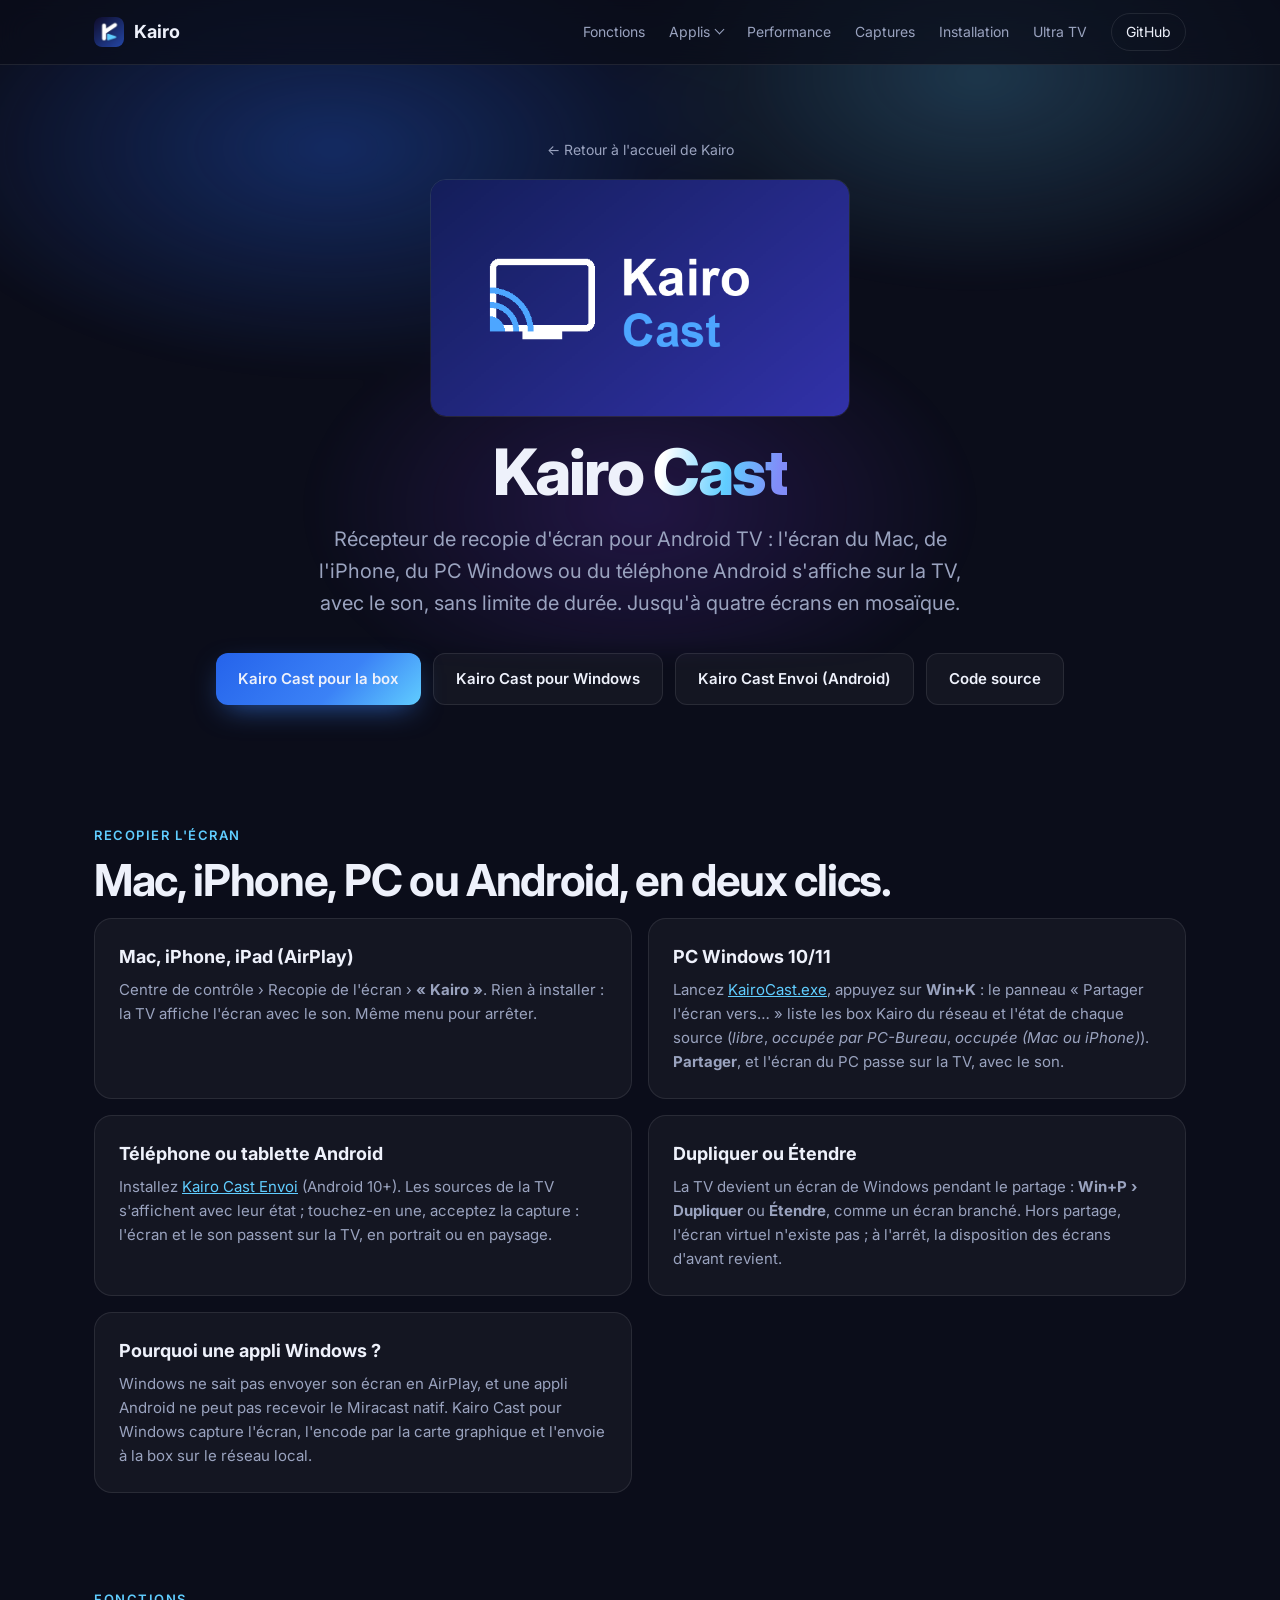
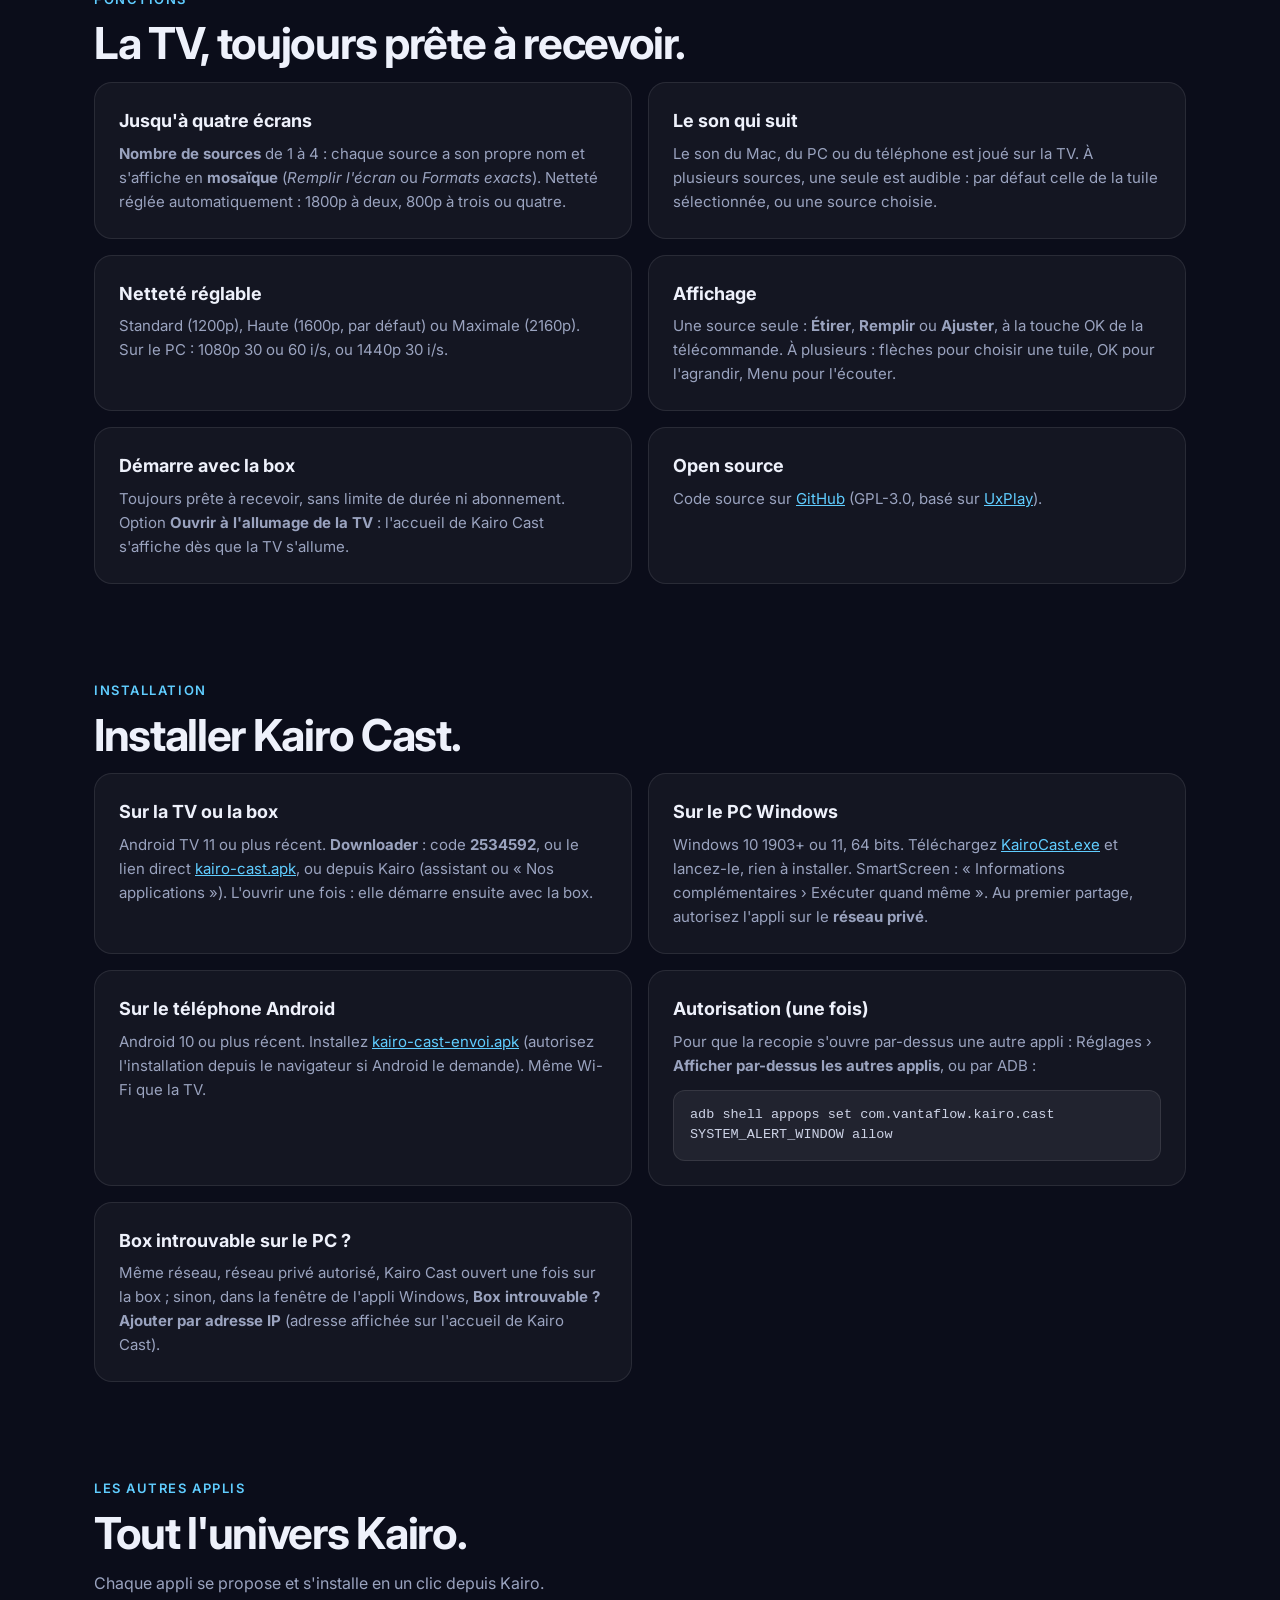
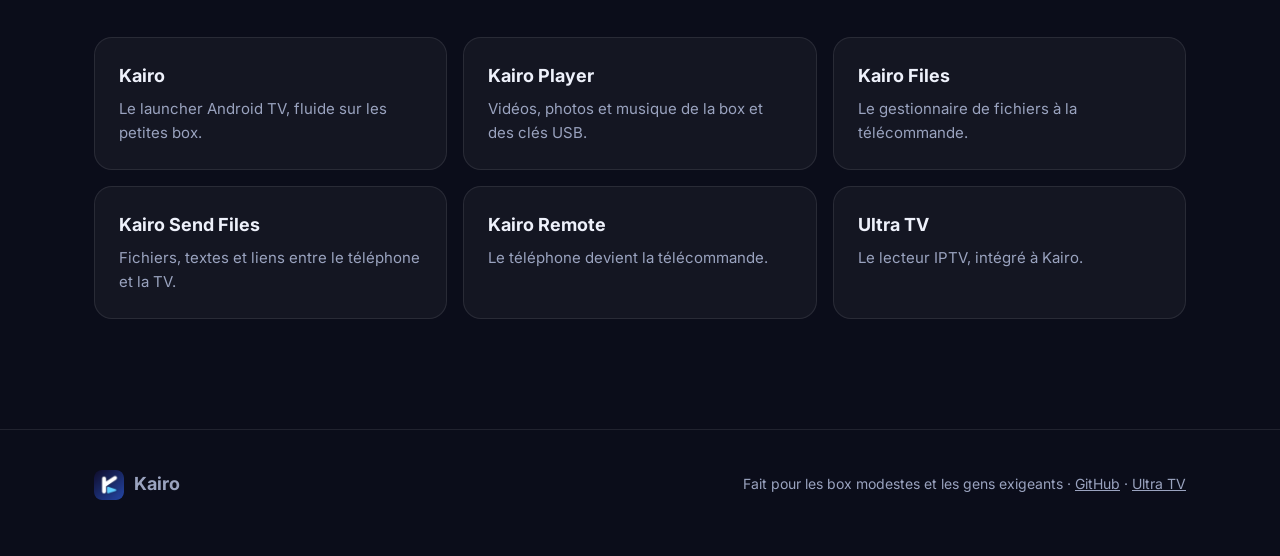
<file: docs/cast.html>
<!doctype html>
<html lang="fr">
<head>
<meta charset="utf-8">
<meta name="viewport" content="width=device-width, initial-scale=1">
<title>Kairo Cast — l'écran du Mac, du PC ou du téléphone Android sur la TV</title>
<meta name="description" content="Kairo Cast : recopie d'écran du Mac (AirPlay), du PC Windows ou du téléphone Android vers Android TV, avec le son, en 1080p, 1440p ou 4K, sans limite de durée.">
<meta property="og:title" content="Kairo Cast — l'écran du Mac, du PC ou du téléphone Android sur la TV">
<meta property="og:description" content="Kairo Cast : recopie d'écran du Mac (AirPlay), du PC Windows ou du téléphone Android vers Android TV, avec le son, en 1080p, 1440p ou 4K, sans limite de durée.">
<meta property="og:image" content="assets/kairo-cast.png">
<link rel="icon" href="assets/icon.png">
<link rel="preconnect" href="https://fonts.googleapis.com">
<link rel="preconnect" href="https://fonts.gstatic.com" crossorigin>
<link href="https://fonts.googleapis.com/css2?family=Inter:wght@400;500;600;700;800&display=swap" rel="stylesheet">
<link rel="stylesheet" href="assets/site.css">
</head>
<body class="tool-page">

<nav>
  <div class="wrap">
    <a class="brand" href="index.html"><img src="assets/icon.png" alt="">Kairo</a>
    <button class="burger" aria-label="Menu" aria-expanded="false">☰</button>
    <div class="links">
      <a href="index.html#fonctions">Fonctions</a>
      <div class="drop">
        <button aria-haspopup="true" aria-expanded="false">Applis</button>
        <div class="menu">
          <a href="player.html">Kairo Player</a>
          <a href="files.html">Kairo Files</a>
          <a href="send.html">Send Files</a>
          <a href="cast.html" aria-current="page">Kairo Cast</a>
          <a href="remote.html">Kairo Remote</a>
        </div>
      </div>
      <a href="index.html#performance">Performance</a>
      <a href="index.html#galerie">Captures</a>
      <a href="index.html#installation">Installation</a>
      <a href="ultra-tv.html">Ultra TV</a>
      <a class="gh" href="https://github.com/vantaflow/kairo">GitHub</a>
    </div>
  </div>
</nav>
<script src="assets/site.js"></script>

<header class="hero tool">
  <div class="wrap">
    <a class="crumb" href="index.html">← Retour à l'accueil de Kairo</a>
    <img class="tool-banner" src="assets/kairo-cast.png" alt="Kairo Cast">
    <h1>Kairo <span class="grad">Cast</span></h1>
    <p class="lead">Récepteur de recopie d'écran pour Android TV : l'écran du Mac, de l'iPhone, du PC Windows ou du téléphone Android s'affiche sur la TV, avec le son, sans limite de durée. Jusqu'à quatre écrans en mosaïque.</p>
    <div class="cta">
      <a class="btn primary" href="https://github.com/vantaflow/kairo-cast/releases/latest/download/kairo-cast.apk">Kairo Cast pour la box</a>
      <a class="btn ghost" href="https://github.com/vantaflow/kairo-cast/releases/latest/download/KairoCast.exe">Kairo Cast pour Windows</a>
      <a class="btn ghost" href="https://github.com/vantaflow/kairo-cast/releases/latest/download/kairo-cast-envoi.apk">Kairo Cast Envoi (Android)</a>
      <a class="btn ghost" href="https://github.com/vantaflow/kairo-cast">Code source</a>
    </div>

  </div>
</header>

<section id="recopier">
  <div class="wrap">
    <div class="eyebrow">Recopier l'écran</div>
    <h2>Mac, iPhone, PC ou Android, en deux clics.</h2>
    <div class="feats">
      <div class="card"><h3>Mac, iPhone, iPad (AirPlay)</h3><p>Centre de contrôle › Recopie de l'écran › <b>« Kairo »</b>. Rien à installer : la TV affiche l'écran avec le son. Même menu pour arrêter.</p></div>
      <div class="card"><h3>PC Windows 10/11</h3><p>Lancez <a href="https://github.com/vantaflow/kairo-cast/releases/latest/download/KairoCast.exe">KairoCast.exe</a>, appuyez sur <b>Win+K</b> : le panneau « Partager l'écran vers… » liste les box Kairo du réseau et l'état de chaque source (<i>libre</i>, <i>occupée par PC-Bureau</i>, <i>occupée (Mac ou iPhone)</i>). <b>Partager</b>, et l'écran du PC passe sur la TV, avec le son.</p></div>
<div class="card"><h3>Téléphone ou tablette Android</h3><p>Installez <a href="https://github.com/vantaflow/kairo-cast/releases/latest/download/kairo-cast-envoi.apk">Kairo Cast Envoi</a> (Android 10+). Les sources de la TV s'affichent avec leur état ; touchez-en une, acceptez la capture : l'écran et le son passent sur la TV, en portrait ou en paysage.</p></div>
<div class="card"><h3>Dupliquer ou Étendre</h3><p>La TV devient un écran de Windows pendant le partage : <b>Win+P › Dupliquer</b> ou <b>Étendre</b>, comme un écran branché. Hors partage, l'écran virtuel n'existe pas ; à l'arrêt, la disposition des écrans d'avant revient.</p></div>
      <div class="card"><h3>Pourquoi une appli Windows ?</h3><p>Windows ne sait pas envoyer son écran en AirPlay, et une appli Android ne peut pas recevoir le Miracast natif. Kairo Cast pour Windows capture l'écran, l'encode par la carte graphique et l'envoie à la box sur le réseau local.</p></div>
    </div>
  </div>
</section>

<section id="fonctions">
  <div class="wrap">
    <div class="eyebrow">Fonctions</div>
    <h2>La TV, toujours prête à recevoir.</h2>
    <div class="feats">
      <div class="card"><h3>Jusqu'à quatre écrans</h3><p><b>Nombre de sources</b> de 1 à 4 : chaque source a son propre nom et s'affiche en <b>mosaïque</b> (<i>Remplir l'écran</i> ou <i>Formats exacts</i>). Netteté réglée automatiquement : 1800p à deux, 800p à trois ou quatre.</p></div>
      <div class="card"><h3>Le son qui suit</h3><p>Le son du Mac, du PC ou du téléphone est joué sur la TV. À plusieurs sources, une seule est audible : par défaut celle de la tuile sélectionnée, ou une source choisie.</p></div>
      <div class="card"><h3>Netteté réglable</h3><p>Standard (1200p), Haute (1600p, par défaut) ou Maximale (2160p). Sur le PC : 1080p 30 ou 60 i/s, ou 1440p 30 i/s.</p></div>
      <div class="card"><h3>Affichage</h3><p>Une source seule : <b>Étirer</b>, <b>Remplir</b> ou <b>Ajuster</b>, à la touche OK de la télécommande. À plusieurs : flèches pour choisir une tuile, OK pour l'agrandir, Menu pour l'écouter.</p></div>
      <div class="card"><h3>Démarre avec la box</h3><p>Toujours prête à recevoir, sans limite de durée ni abonnement. Option <b>Ouvrir à l'allumage de la TV</b> : l'accueil de Kairo Cast s'affiche dès que la TV s'allume.</p></div>
      <div class="card"><h3>Open source</h3><p>Code source sur <a href="https://github.com/vantaflow/kairo-cast">GitHub</a> (GPL-3.0, basé sur <a href="https://github.com/FDH2/UxPlay">UxPlay</a>).</p></div>
    </div>
  </div>
</section>

<section id="installation">
  <div class="wrap">
    <div class="eyebrow">Installation</div>
    <h2>Installer Kairo Cast.</h2>
    <div class="feats">
      <div class="card"><h3>Sur la TV ou la box</h3><p>Android TV 11 ou plus récent. <b>Downloader</b> : code <b>2534592</b>, ou le lien direct <a href="https://github.com/vantaflow/kairo-cast/releases/latest/download/kairo-cast.apk">kairo-cast.apk</a>, ou depuis Kairo (assistant ou « Nos applications »). L'ouvrir une fois : elle démarre ensuite avec la box.</p></div>
      <div class="card"><h3>Sur le PC Windows</h3><p>Windows 10 1903+ ou 11, 64 bits. Téléchargez <a href="https://github.com/vantaflow/kairo-cast/releases/latest/download/KairoCast.exe">KairoCast.exe</a> et lancez-le, rien à installer. SmartScreen : « Informations complémentaires › Exécuter quand même ». Au premier partage, autorisez l'appli sur le <b>réseau privé</b>.</p></div>
      <div class="card"><h3>Sur le téléphone Android</h3><p>Android 10 ou plus récent. Installez <a href="https://github.com/vantaflow/kairo-cast/releases/latest/download/kairo-cast-envoi.apk">kairo-cast-envoi.apk</a> (autorisez l'installation depuis le navigateur si Android le demande). Même Wi-Fi que la TV.</p></div>
      <div class="card"><h3>Autorisation (une fois)</h3><p>Pour que la recopie s'ouvre par-dessus une autre appli : Réglages › <b>Afficher par-dessus les autres applis</b>, ou par ADB :</p><pre class="cmd">adb shell appops set com.vantaflow.kairo.cast SYSTEM_ALERT_WINDOW allow</pre></div>
      <div class="card"><h3>Box introuvable sur le PC ?</h3><p>Même réseau, réseau privé autorisé, Kairo Cast ouvert une fois sur la box ; sinon, dans la fenêtre de l'appli Windows, <b>Box introuvable ? Ajouter par adresse IP</b> (adresse affichée sur l'accueil de Kairo Cast).</p></div>
    </div>
  </div>
</section>

<section id="autres">
  <div class="wrap">
    <div class="eyebrow">Les autres applis</div>
    <h2>Tout l'univers Kairo.</h2>
    <p class="sub">Chaque appli se propose et s'installe en un clic depuis Kairo.</p>
    <div class="others">
      <a class="card" href="index.html"><h3>Kairo</h3><p>Le launcher Android TV, fluide sur les petites box.</p></a>
      <a class="card" href="player.html"><h3>Kairo Player</h3><p>Vidéos, photos et musique de la box et des clés USB.</p></a>
      <a class="card" href="files.html"><h3>Kairo Files</h3><p>Le gestionnaire de fichiers à la télécommande.</p></a>
      <a class="card" href="send.html"><h3>Kairo Send Files</h3><p>Fichiers, textes et liens entre le téléphone et la TV.</p></a>
      <a class="card" href="remote.html"><h3>Kairo Remote</h3><p>Le téléphone devient la télécommande.</p></a>
      <a class="card" href="ultra-tv.html"><h3>Ultra TV</h3><p>Le lecteur IPTV, intégré à Kairo.</p></a>
    </div>
  </div>
</section>

<footer>
  <div class="wrap">
    <a class="brand" href="index.html"><img src="assets/icon.png" alt="">Kairo</a>
    <span>Fait pour les box modestes et les gens exigeants · <a href="https://github.com/vantaflow/kairo">GitHub</a> · <a href="https://vantaflow.github.io/ultra-tv/">Ultra TV</a></span>
  </div>
</footer>

</body>
</html>
</file>
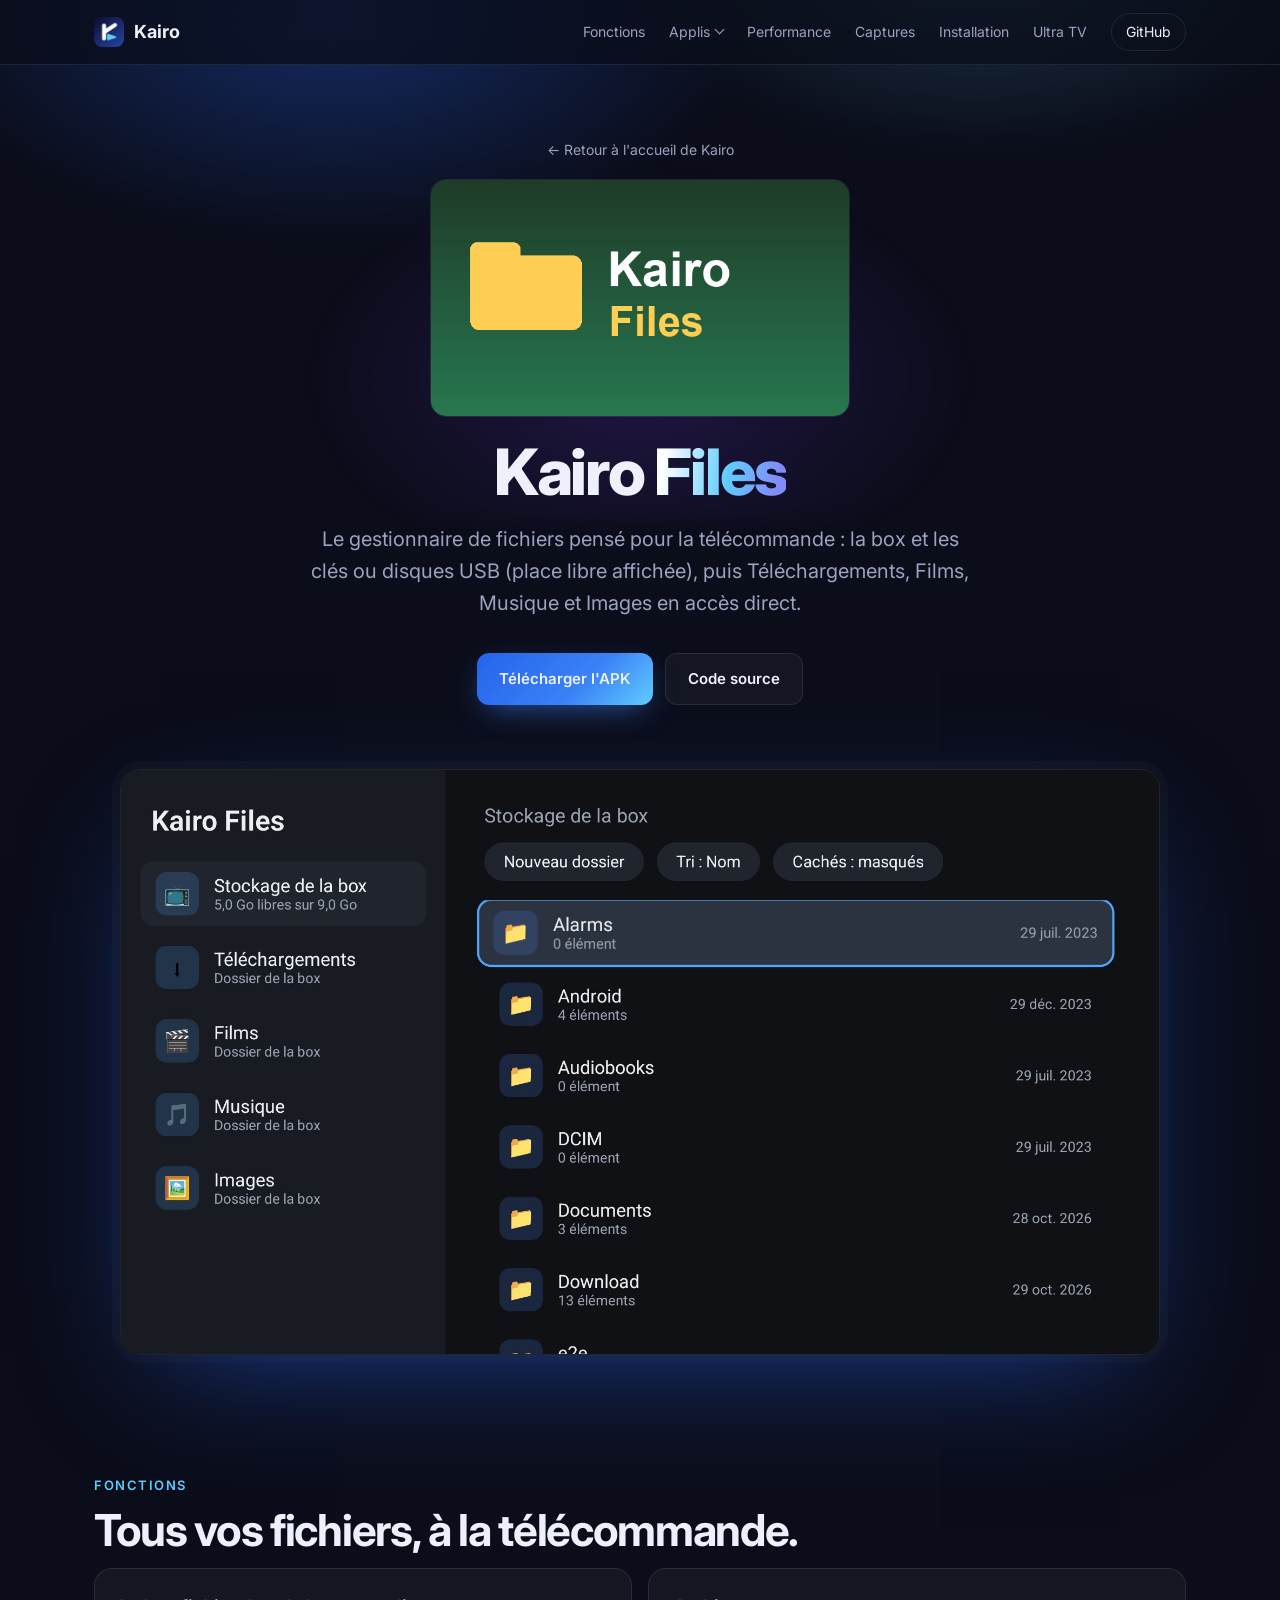
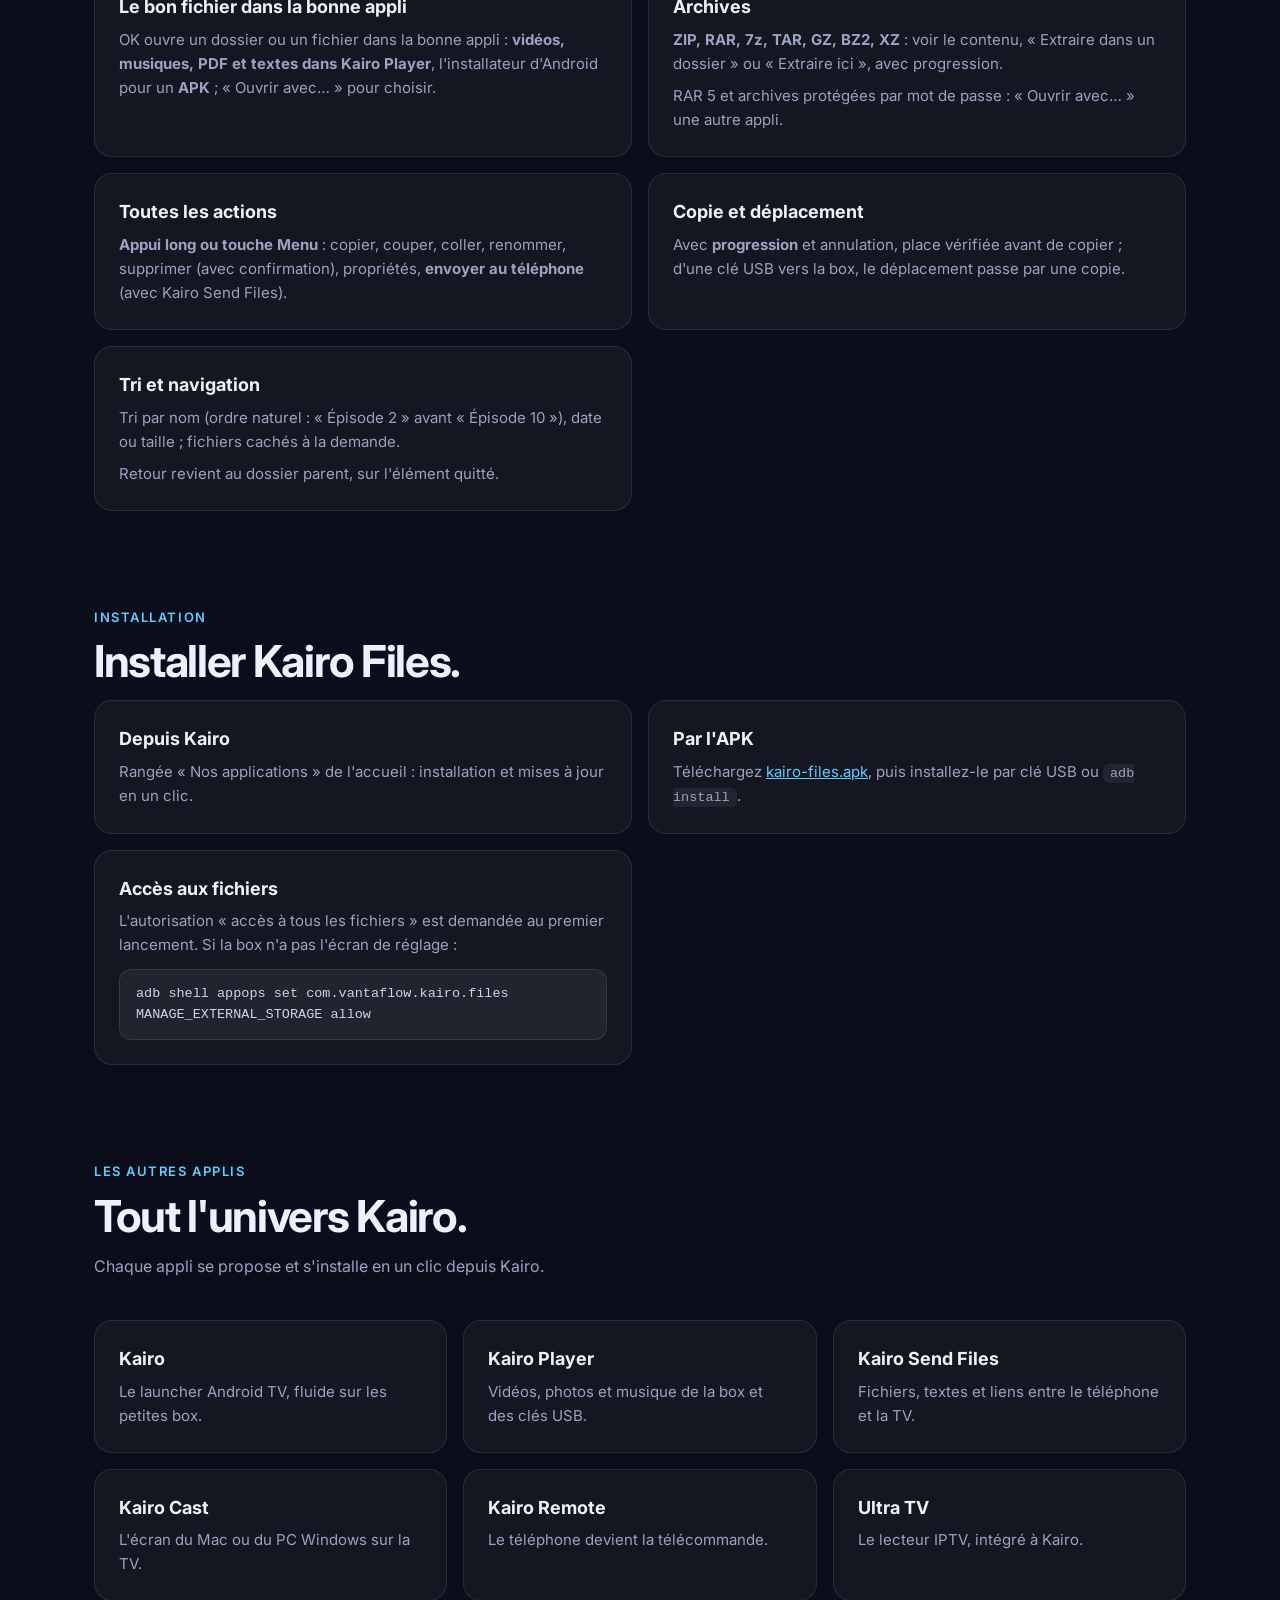
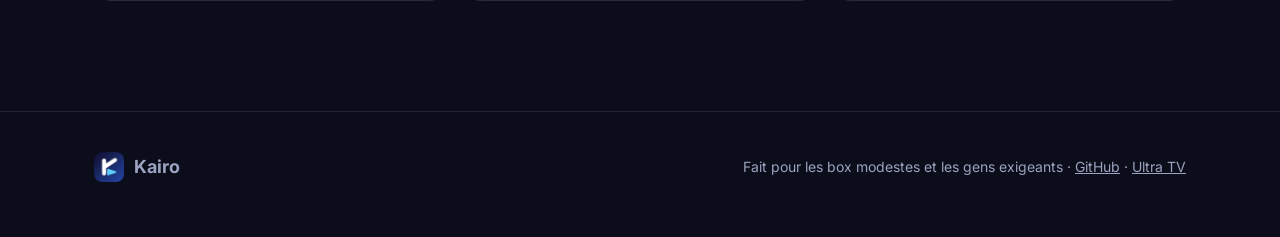
<file: docs/files.html>
<!doctype html>
<html lang="fr">
<head>
<meta charset="utf-8">
<meta name="viewport" content="width=device-width, initial-scale=1">
<title>Kairo Files — gestionnaire de fichiers pour Android TV</title>
<meta name="description" content="Kairo Files : le gestionnaire de fichiers pensé pour la télécommande. Box et clés USB, copier, déplacer, archives ZIP, RAR, 7z, installation d'APK.">
<meta property="og:title" content="Kairo Files — gestionnaire de fichiers pour Android TV">
<meta property="og:description" content="Kairo Files : le gestionnaire de fichiers pensé pour la télécommande. Box et clés USB, copier, déplacer, archives ZIP, RAR, 7z, installation d'APK.">
<meta property="og:image" content="assets/kairo-files.png">
<link rel="icon" href="assets/icon.png">
<link rel="preconnect" href="https://fonts.googleapis.com">
<link rel="preconnect" href="https://fonts.gstatic.com" crossorigin>
<link href="https://fonts.googleapis.com/css2?family=Inter:wght@400;500;600;700;800&display=swap" rel="stylesheet">
<link rel="stylesheet" href="assets/site.css">
</head>
<body class="tool-page">

<nav>
  <div class="wrap">
    <a class="brand" href="index.html"><img src="assets/icon.png" alt="">Kairo</a>
    <button class="burger" aria-label="Menu" aria-expanded="false">☰</button>
    <div class="links">
      <a href="index.html#fonctions">Fonctions</a>
      <div class="drop">
        <button aria-haspopup="true" aria-expanded="false">Applis</button>
        <div class="menu">
          <a href="player.html">Kairo Player</a>
          <a href="files.html" aria-current="page">Kairo Files</a>
          <a href="send.html">Send Files</a>
          <a href="cast.html">Kairo Cast</a>
          <a href="remote.html">Kairo Remote</a>
        </div>
      </div>
      <a href="index.html#performance">Performance</a>
      <a href="index.html#galerie">Captures</a>
      <a href="index.html#installation">Installation</a>
      <a href="ultra-tv.html">Ultra TV</a>
      <a class="gh" href="https://github.com/vantaflow/kairo">GitHub</a>
    </div>
  </div>
</nav>
<script src="assets/site.js"></script>

<header class="hero tool">
  <div class="wrap">
    <a class="crumb" href="index.html">← Retour à l'accueil de Kairo</a>
    <img class="tool-banner" src="assets/kairo-files.png" alt="Kairo Files">
    <h1>Kairo <span class="grad">Files</span></h1>
    <p class="lead">Le gestionnaire de fichiers pensé pour la télécommande : la box et les clés ou disques USB (place libre affichée), puis Téléchargements, Films, Musique et Images en accès direct.</p>
    <div class="cta">
      <a class="btn primary" href="https://github.com/vantaflow/kairo/releases/latest/download/kairo-files.apk">Télécharger l'APK</a>
      <a class="btn ghost" href="https://github.com/vantaflow/kairo/tree/master/files">Code source</a>
    </div>
    <div class="shot"><img src="assets/files-tv.jpg" alt="Kairo Files : la box, les clés USB et les dossiers" loading="eager"></div>
  </div>
</header>

<section id="fonctions">
  <div class="wrap">
    <div class="eyebrow">Fonctions</div>
    <h2>Tous vos fichiers, à la télécommande.</h2>
    <div class="feats">
      <div class="card"><h3>Le bon fichier dans la bonne appli</h3><p>OK ouvre un dossier ou un fichier dans la bonne appli : <b>vidéos, musiques, PDF et textes dans Kairo Player</b>, l'installateur d'Android pour un <b>APK</b> ; « Ouvrir avec… » pour choisir.</p></div>
      <div class="card"><h3>Archives</h3><p><b>ZIP, RAR, 7z, TAR, GZ, BZ2, XZ</b> : voir le contenu, « Extraire dans un dossier » ou « Extraire ici », avec progression.</p><p>RAR 5 et archives protégées par mot de passe : « Ouvrir avec… » une autre appli.</p></div>
      <div class="card"><h3>Toutes les actions</h3><p><b>Appui long ou touche Menu</b> : copier, couper, coller, renommer, supprimer (avec confirmation), propriétés, <b>envoyer au téléphone</b> (avec Kairo Send Files).</p></div>
      <div class="card"><h3>Copie et déplacement</h3><p>Avec <b>progression</b> et annulation, place vérifiée avant de copier ; d'une clé USB vers la box, le déplacement passe par une copie.</p></div>
      <div class="card"><h3>Tri et navigation</h3><p>Tri par nom (ordre naturel : « Épisode 2 » avant « Épisode 10 »), date ou taille ; fichiers cachés à la demande.</p><p>Retour revient au dossier parent, sur l'élément quitté.</p></div>
    </div>
  </div>
</section>

<section id="installation">
  <div class="wrap">
    <div class="eyebrow">Installation</div>
    <h2>Installer Kairo Files.</h2>
    <div class="feats">
      <div class="card"><h3>Depuis Kairo</h3><p>Rangée « Nos applications » de l'accueil : installation et mises à jour en un clic.</p></div>
      <div class="card"><h3>Par l'APK</h3><p>Téléchargez <a href="https://github.com/vantaflow/kairo/releases/latest/download/kairo-files.apk">kairo-files.apk</a>, puis installez-le par clé USB ou <code>adb install</code>.</p></div>
      <div class="card"><h3>Accès aux fichiers</h3><p>L'autorisation « accès à tous les fichiers » est demandée au premier lancement. Si la box n'a pas l'écran de réglage :</p><pre class="cmd">adb shell appops set com.vantaflow.kairo.files MANAGE_EXTERNAL_STORAGE allow</pre></div>
    </div>
  </div>
</section>

<section id="autres">
  <div class="wrap">
    <div class="eyebrow">Les autres applis</div>
    <h2>Tout l'univers Kairo.</h2>
    <p class="sub">Chaque appli se propose et s'installe en un clic depuis Kairo.</p>
    <div class="others">
      <a class="card" href="index.html"><h3>Kairo</h3><p>Le launcher Android TV, fluide sur les petites box.</p></a>
      <a class="card" href="player.html"><h3>Kairo Player</h3><p>Vidéos, photos et musique de la box et des clés USB.</p></a>
      <a class="card" href="send.html"><h3>Kairo Send Files</h3><p>Fichiers, textes et liens entre le téléphone et la TV.</p></a>
      <a class="card" href="cast.html"><h3>Kairo Cast</h3><p>L'écran du Mac ou du PC Windows sur la TV.</p></a>
      <a class="card" href="remote.html"><h3>Kairo Remote</h3><p>Le téléphone devient la télécommande.</p></a>
      <a class="card" href="ultra-tv.html"><h3>Ultra TV</h3><p>Le lecteur IPTV, intégré à Kairo.</p></a>
    </div>
  </div>
</section>

<footer>
  <div class="wrap">
    <a class="brand" href="index.html"><img src="assets/icon.png" alt="">Kairo</a>
    <span>Fait pour les box modestes et les gens exigeants · <a href="https://github.com/vantaflow/kairo">GitHub</a> · <a href="https://vantaflow.github.io/ultra-tv/">Ultra TV</a></span>
  </div>
</footer>

</body>
</html>
</file>
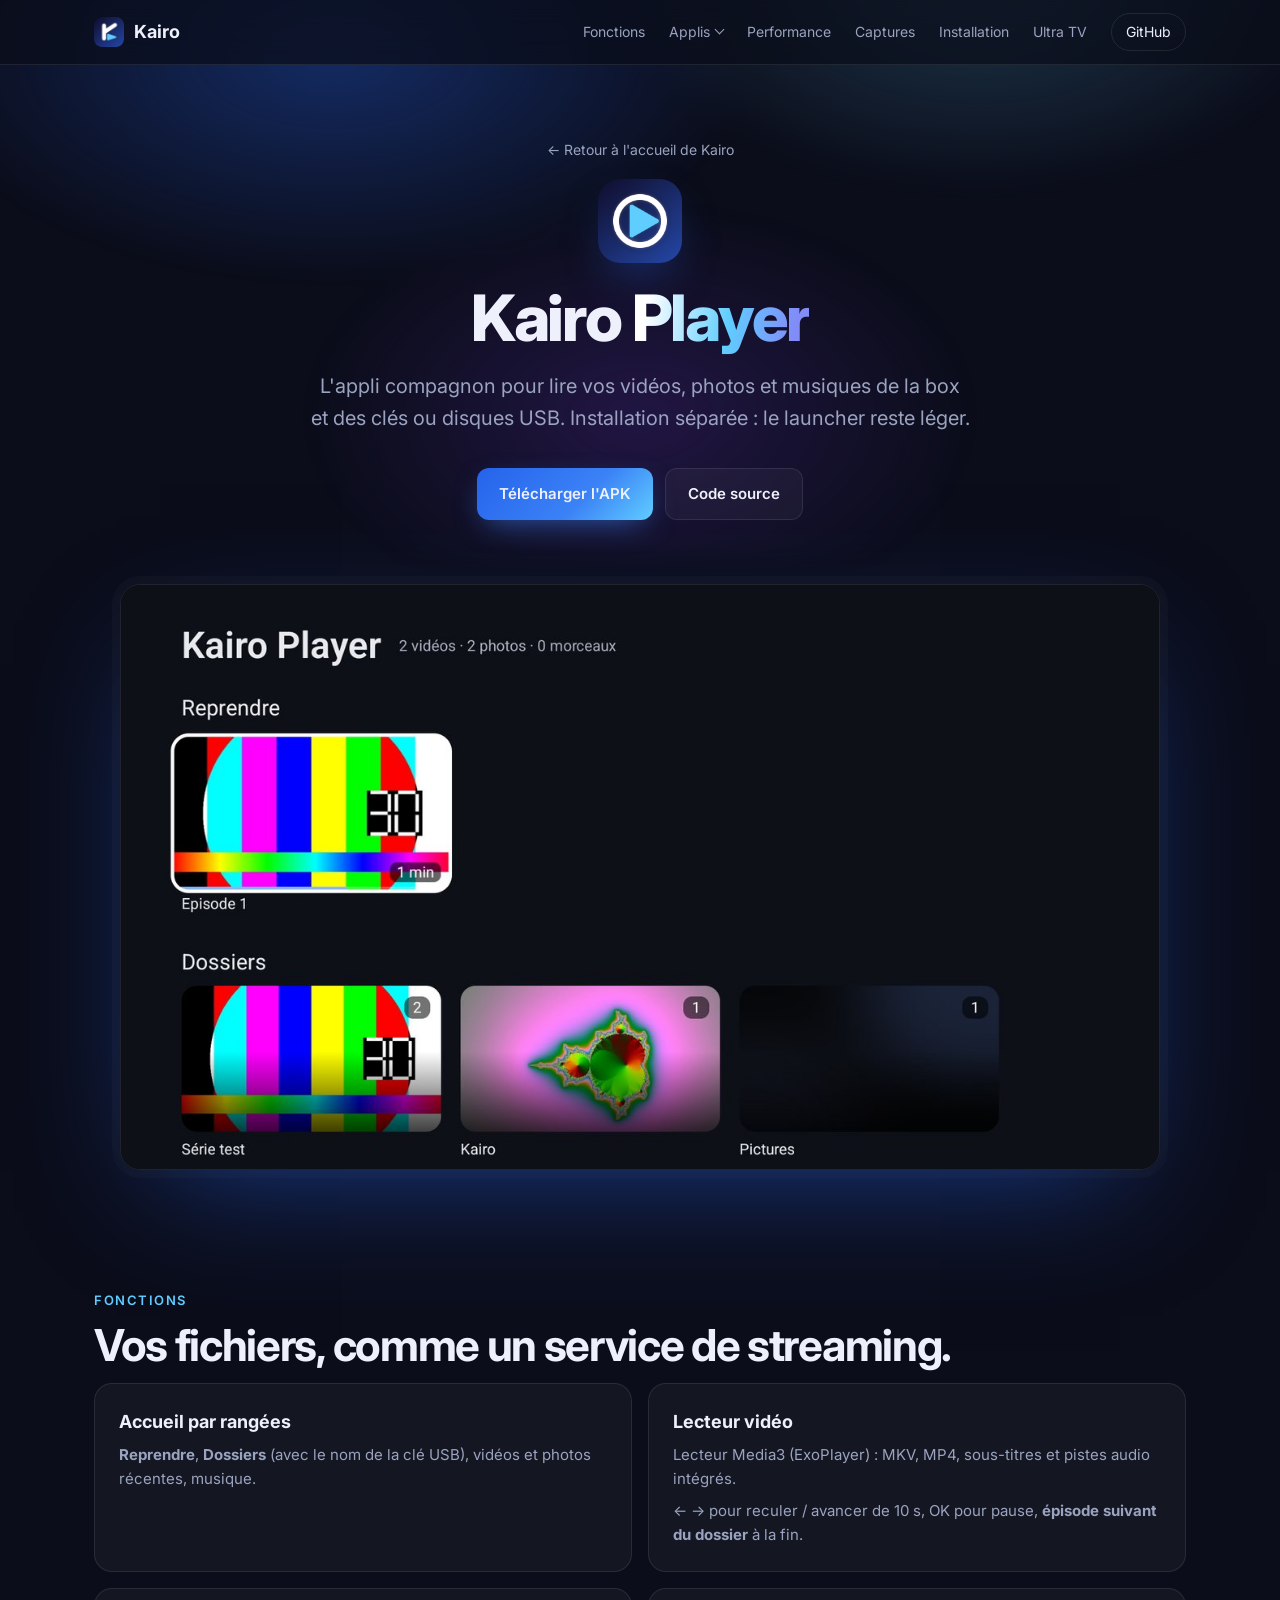
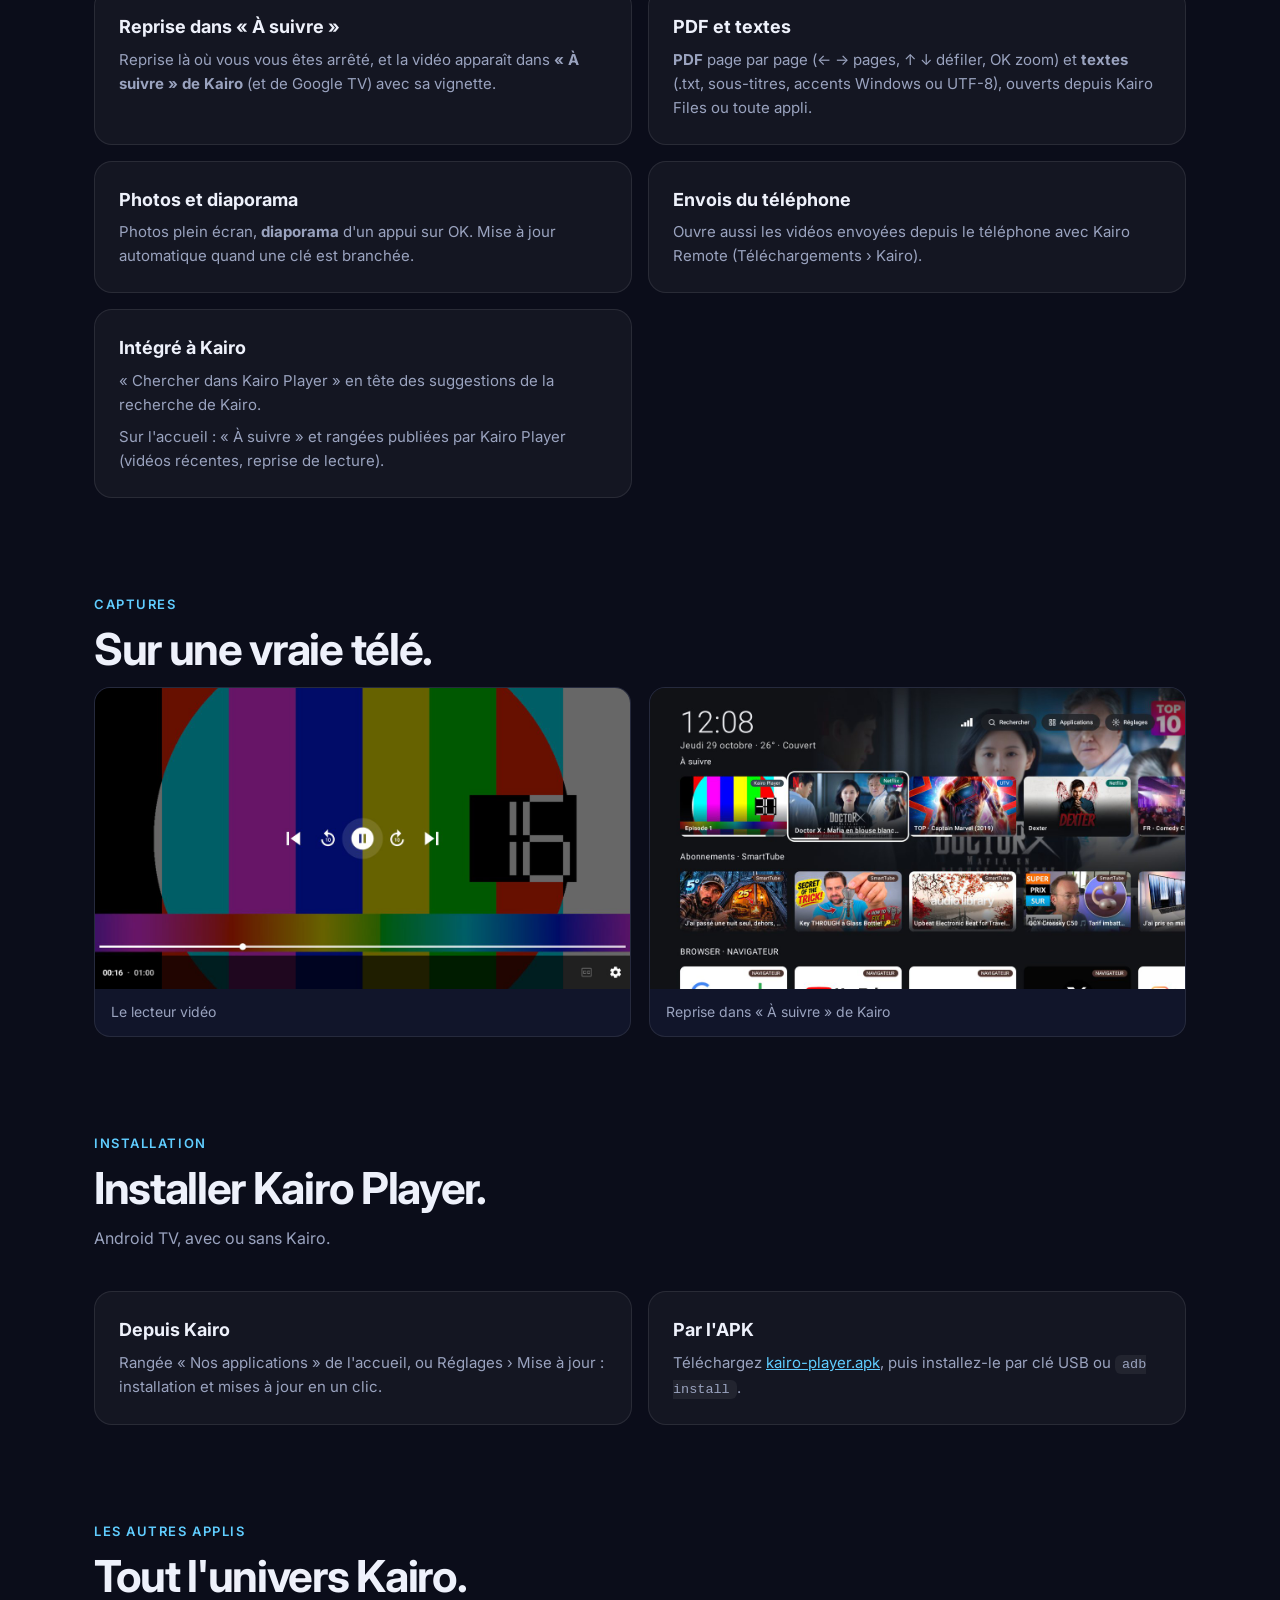
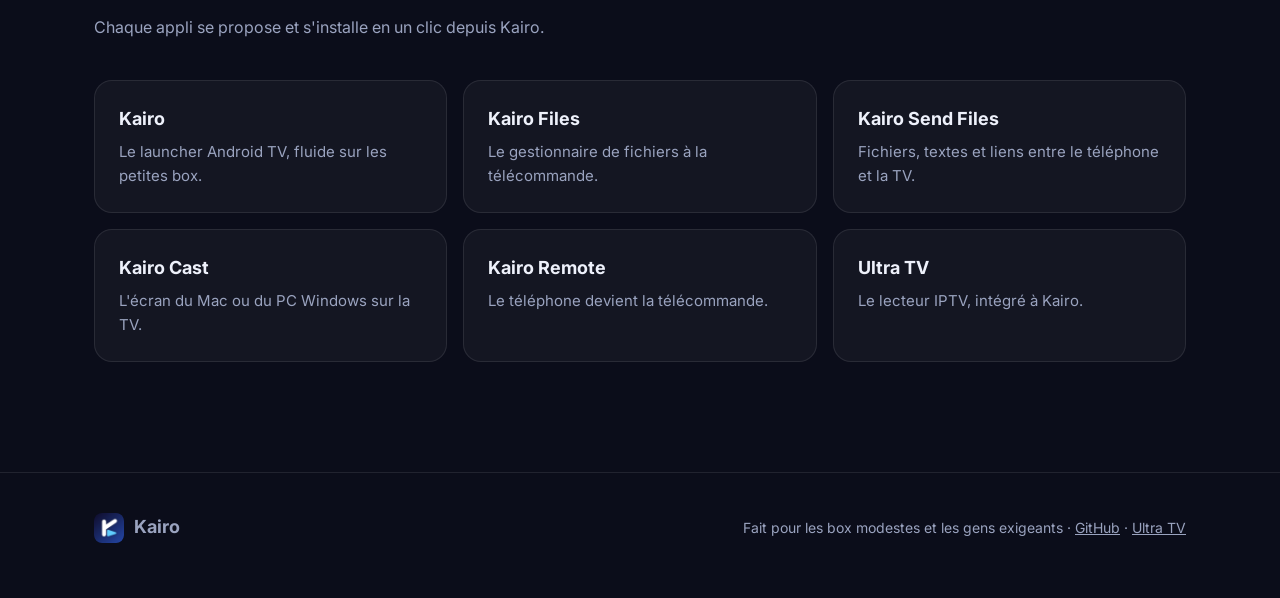
<file: docs/player.html>
<!doctype html>
<html lang="fr">
<head>
<meta charset="utf-8">
<meta name="viewport" content="width=device-width, initial-scale=1">
<title>Kairo Player — vidéos, photos et musique sur Android TV</title>
<meta name="description" content="Kairo Player lit les vidéos, photos et musiques de la box et des clés USB, avec reprise de lecture dans « À suivre ». Gratuit et open source.">
<meta property="og:title" content="Kairo Player — vidéos, photos et musique sur Android TV">
<meta property="og:description" content="Kairo Player lit les vidéos, photos et musiques de la box et des clés USB, avec reprise de lecture dans « À suivre ». Gratuit et open source.">
<meta property="og:image" content="assets/banner.png">
<link rel="icon" href="assets/icon.png">
<link rel="preconnect" href="https://fonts.googleapis.com">
<link rel="preconnect" href="https://fonts.gstatic.com" crossorigin>
<link href="https://fonts.googleapis.com/css2?family=Inter:wght@400;500;600;700;800&display=swap" rel="stylesheet">
<link rel="stylesheet" href="assets/site.css">
</head>
<body class="tool-page">

<nav>
  <div class="wrap">
    <a class="brand" href="index.html"><img src="assets/icon.png" alt="">Kairo</a>
    <button class="burger" aria-label="Menu" aria-expanded="false">☰</button>
    <div class="links">
      <a href="index.html#fonctions">Fonctions</a>
      <div class="drop">
        <button aria-haspopup="true" aria-expanded="false">Applis</button>
        <div class="menu">
          <a href="player.html" aria-current="page">Kairo Player</a>
          <a href="files.html">Kairo Files</a>
          <a href="send.html">Send Files</a>
          <a href="cast.html">Kairo Cast</a>
          <a href="remote.html">Kairo Remote</a>
        </div>
      </div>
      <a href="index.html#performance">Performance</a>
      <a href="index.html#galerie">Captures</a>
      <a href="index.html#installation">Installation</a>
      <a href="ultra-tv.html">Ultra TV</a>
      <a class="gh" href="https://github.com/vantaflow/kairo">GitHub</a>
    </div>
  </div>
</nav>
<script src="assets/site.js"></script>

<header class="hero tool">
  <div class="wrap">
    <a class="crumb" href="index.html">← Retour à l'accueil de Kairo</a>
    <img class="tool-ico" src="assets/player-icon.png" alt="">
    <h1>Kairo <span class="grad">Player</span></h1>
    <p class="lead">L'appli compagnon pour lire vos vidéos, photos et musiques de la box et des clés ou disques USB. Installation séparée : le launcher reste léger.</p>
    <div class="cta">
      <a class="btn primary" href="https://github.com/vantaflow/kairo/releases/latest/download/kairo-player.apk">Télécharger l'APK</a>
      <a class="btn ghost" href="https://github.com/vantaflow/kairo/tree/master/player">Code source</a>
    </div>
    <div class="shot"><img src="assets/player-home.jpg" alt="Kairo Player : reprendre, dossiers, vidéos récentes" loading="eager"></div>
  </div>
</header>

<section id="fonctions">
  <div class="wrap">
    <div class="eyebrow">Fonctions</div>
    <h2>Vos fichiers, comme un service de streaming.</h2>
    <div class="feats">
      <div class="card"><h3>Accueil par rangées</h3><p><b>Reprendre</b>, <b>Dossiers</b> (avec le nom de la clé USB), vidéos et photos récentes, musique.</p></div>
      <div class="card"><h3>Lecteur vidéo</h3><p>Lecteur Media3 (ExoPlayer) : MKV, MP4, sous-titres et pistes audio intégrés.</p><p>← → pour reculer / avancer de 10 s, OK pour pause, <b>épisode suivant du dossier</b> à la fin.</p></div>
      <div class="card"><h3>Reprise dans « À suivre »</h3><p>Reprise là où vous vous êtes arrêté, et la vidéo apparaît dans <b>« À suivre » de Kairo</b> (et de Google TV) avec sa vignette.</p></div>
      <div class="card"><h3>PDF et textes</h3><p><b>PDF</b> page par page (← → pages, ↑ ↓ défiler, OK zoom) et <b>textes</b> (.txt, sous-titres, accents Windows ou UTF-8), ouverts depuis Kairo Files ou toute appli.</p></div>
      <div class="card"><h3>Photos et diaporama</h3><p>Photos plein écran, <b>diaporama</b> d'un appui sur OK. Mise à jour automatique quand une clé est branchée.</p></div>
      <div class="card"><h3>Envois du téléphone</h3><p>Ouvre aussi les vidéos envoyées depuis le téléphone avec Kairo Remote (Téléchargements › Kairo).</p></div>
      <div class="card"><h3>Intégré à Kairo</h3><p>« Chercher dans Kairo Player » en tête des suggestions de la recherche de Kairo.</p><p>Sur l'accueil : « À suivre » et rangées publiées par Kairo Player (vidéos récentes, reprise de lecture).</p></div>
    </div>
  </div>
</section>

<section id="captures">
  <div class="wrap">
    <div class="eyebrow">Captures</div>
    <h2>Sur une vraie télé.</h2>
    <div class="gallery">
      <figure><img src="assets/player-play.jpg" alt="Lecture d'une vidéo dans Kairo Player" loading="lazy"><figcaption>Le lecteur vidéo</figcaption></figure>
      <figure><img src="assets/player-watchnext.jpg" alt="Kairo Player dans À suivre" loading="lazy"><figcaption>Reprise dans « À suivre » de Kairo</figcaption></figure>
    </div>
  </div>
</section>

<section id="installation">
  <div class="wrap">
    <div class="eyebrow">Installation</div>
    <h2>Installer Kairo Player.</h2>
    <p class="sub">Android TV, avec ou sans Kairo.</p>
    <div class="feats">
      <div class="card"><h3>Depuis Kairo</h3><p>Rangée « Nos applications » de l'accueil, ou Réglages › Mise à jour : installation et mises à jour en un clic.</p></div>
      <div class="card"><h3>Par l'APK</h3><p>Téléchargez <a href="https://github.com/vantaflow/kairo/releases/latest/download/kairo-player.apk">kairo-player.apk</a>, puis installez-le par clé USB ou <code>adb install</code>.</p></div>
    </div>
  </div>
</section>

<section id="autres">
  <div class="wrap">
    <div class="eyebrow">Les autres applis</div>
    <h2>Tout l'univers Kairo.</h2>
    <p class="sub">Chaque appli se propose et s'installe en un clic depuis Kairo.</p>
    <div class="others">
      <a class="card" href="index.html"><h3>Kairo</h3><p>Le launcher Android TV, fluide sur les petites box.</p></a>
      <a class="card" href="files.html"><h3>Kairo Files</h3><p>Le gestionnaire de fichiers à la télécommande.</p></a>
      <a class="card" href="send.html"><h3>Kairo Send Files</h3><p>Fichiers, textes et liens entre le téléphone et la TV.</p></a>
      <a class="card" href="cast.html"><h3>Kairo Cast</h3><p>L'écran du Mac ou du PC Windows sur la TV.</p></a>
      <a class="card" href="remote.html"><h3>Kairo Remote</h3><p>Le téléphone devient la télécommande.</p></a>
      <a class="card" href="ultra-tv.html"><h3>Ultra TV</h3><p>Le lecteur IPTV, intégré à Kairo.</p></a>
    </div>
  </div>
</section>

<footer>
  <div class="wrap">
    <a class="brand" href="index.html"><img src="assets/icon.png" alt="">Kairo</a>
    <span>Fait pour les box modestes et les gens exigeants · <a href="https://github.com/vantaflow/kairo">GitHub</a> · <a href="https://vantaflow.github.io/ultra-tv/">Ultra TV</a></span>
  </div>
</footer>

</body>
</html>
</file>
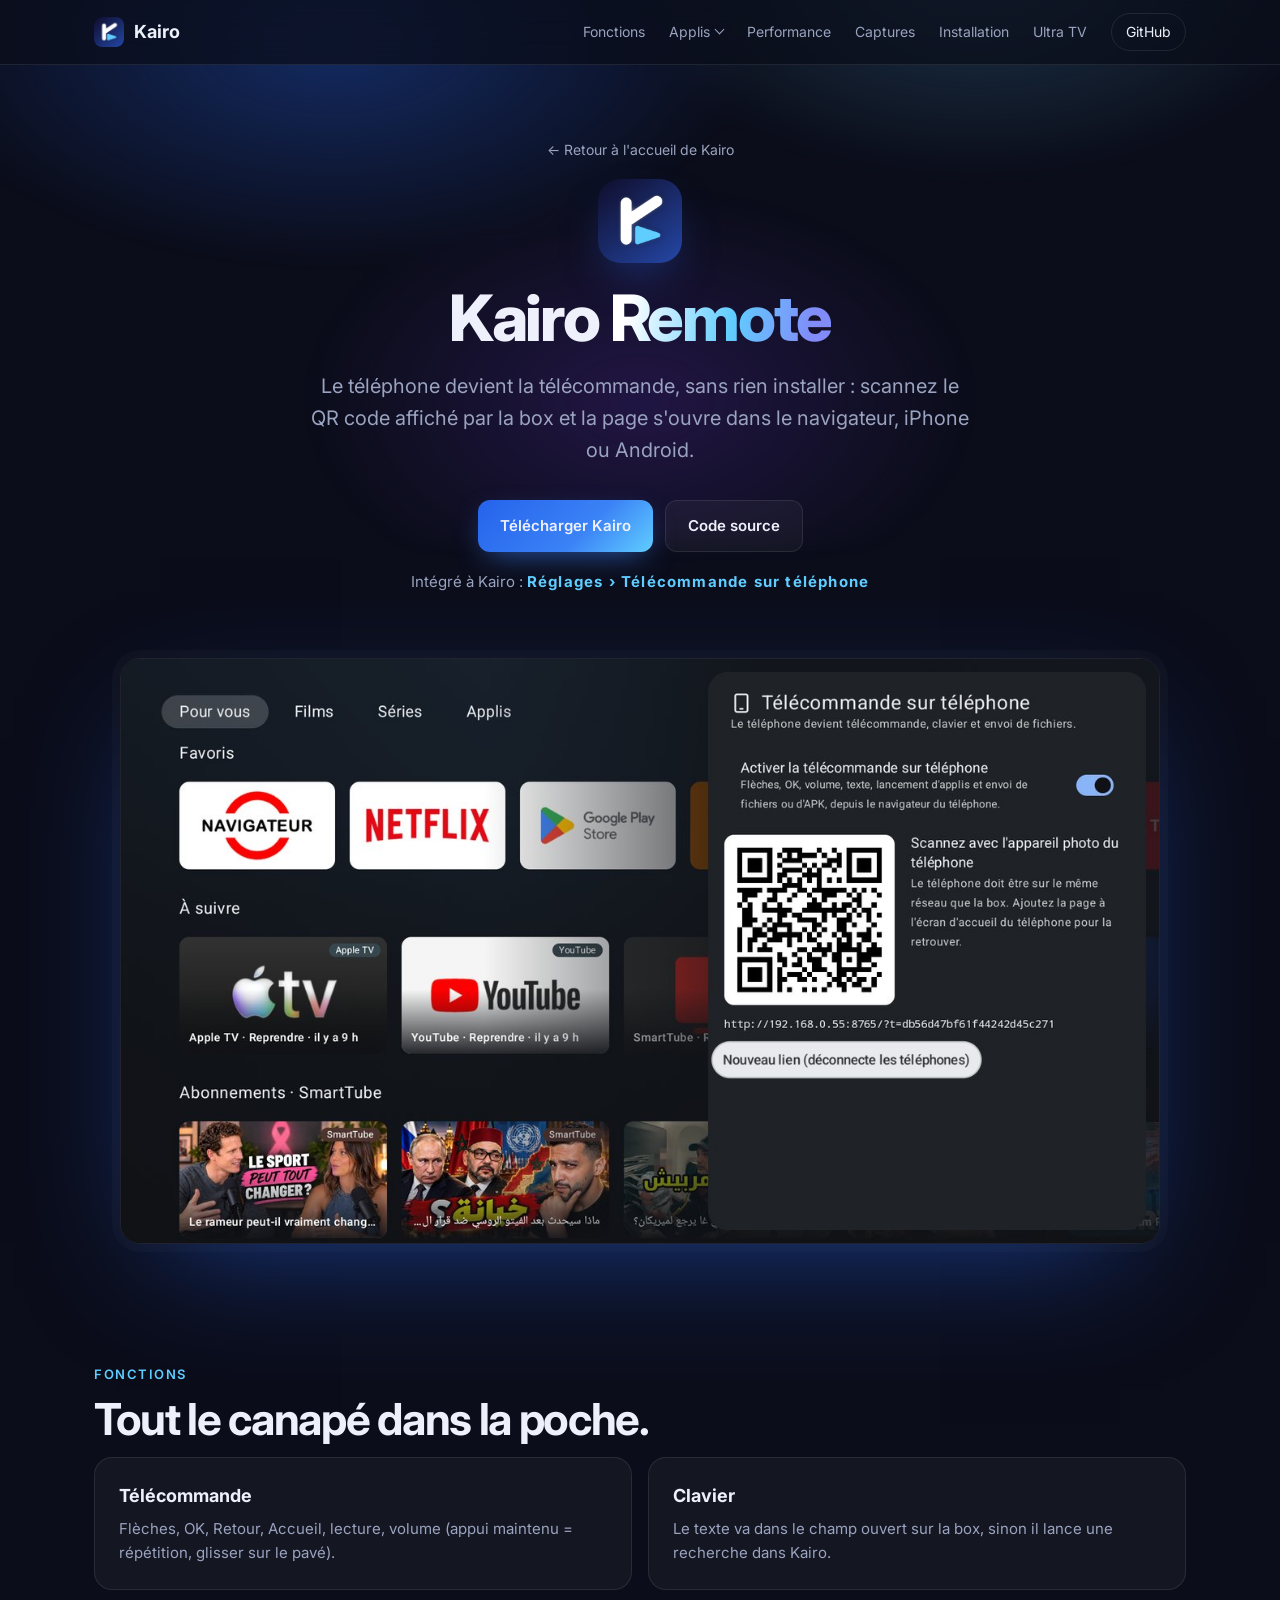
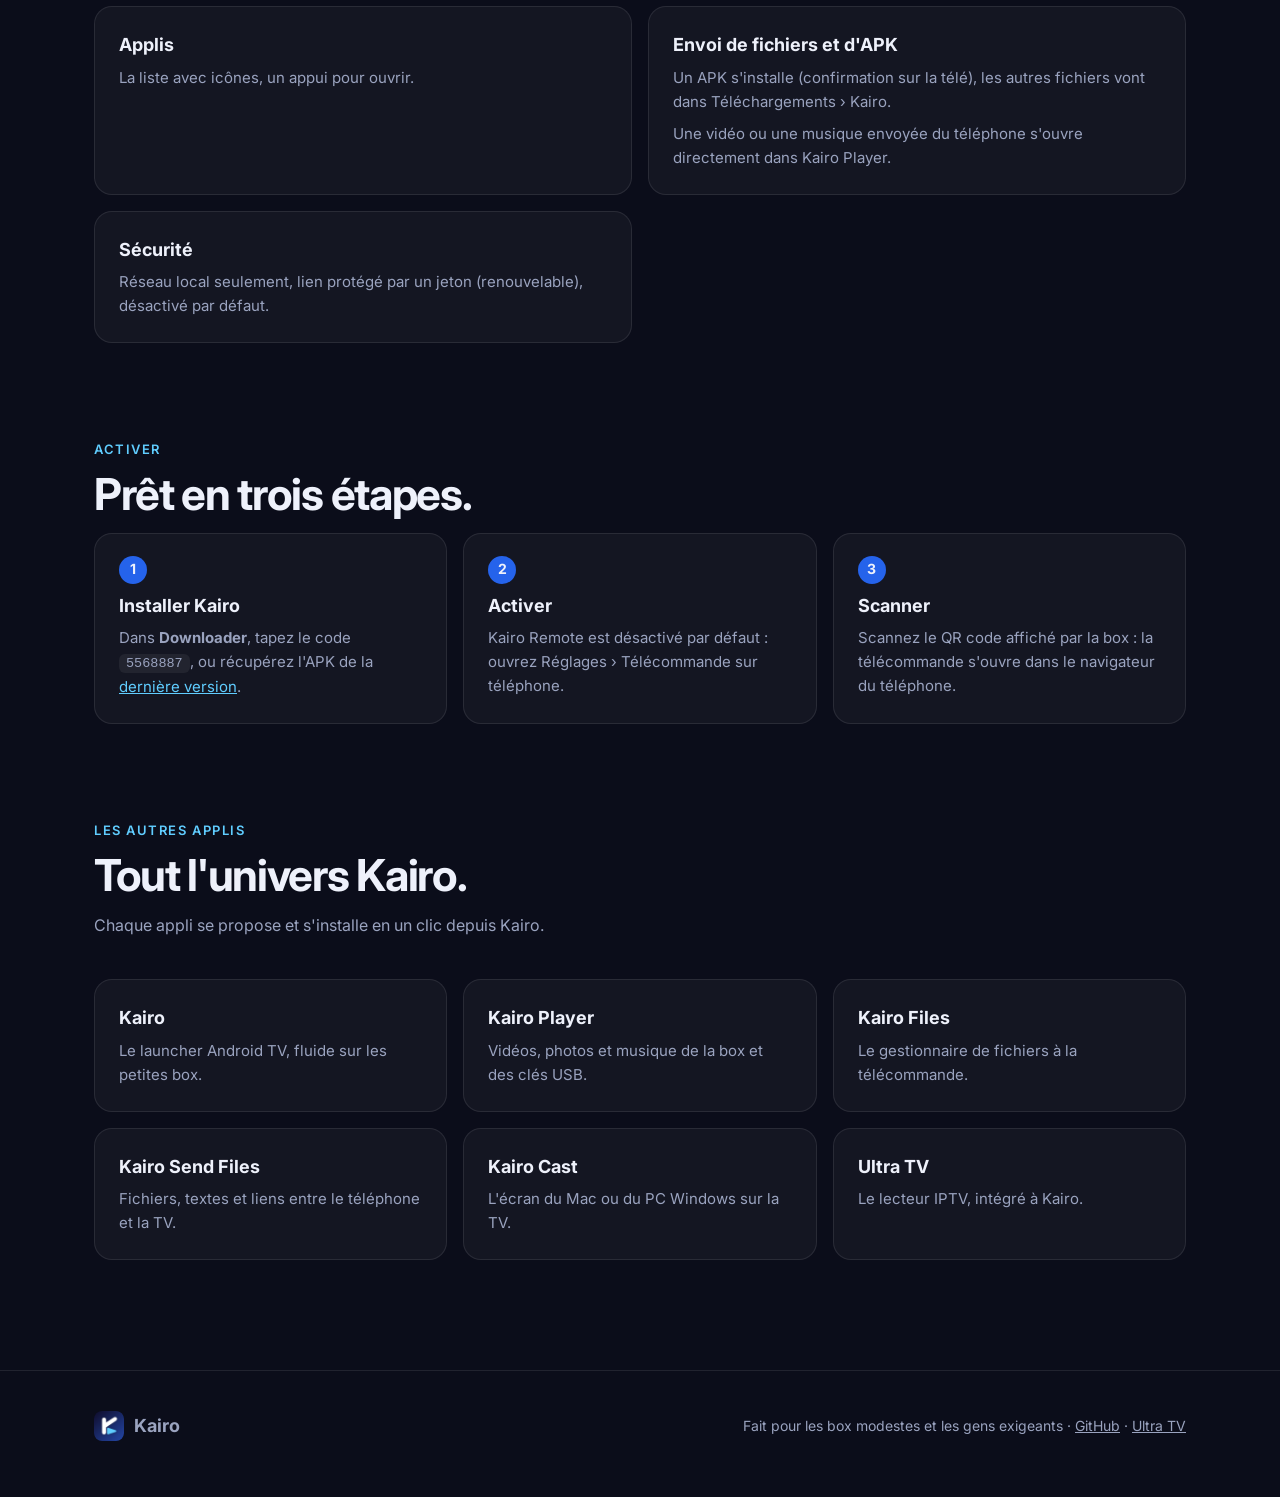
<file: docs/remote.html>
<!doctype html>
<html lang="fr">
<head>
<meta charset="utf-8">
<meta name="viewport" content="width=device-width, initial-scale=1">
<title>Kairo Remote — le téléphone devient la télécommande Android TV</title>
<meta name="description" content="Kairo Remote : scannez le QR code de la box et pilotez Kairo depuis le navigateur du téléphone, iPhone ou Android. Clavier, applis, envoi de fichiers et d'APK.">
<meta property="og:title" content="Kairo Remote — le téléphone devient la télécommande Android TV">
<meta property="og:description" content="Kairo Remote : scannez le QR code de la box et pilotez Kairo depuis le navigateur du téléphone, iPhone ou Android. Clavier, applis, envoi de fichiers et d'APK.">
<meta property="og:image" content="assets/banner.png">
<link rel="icon" href="assets/icon.png">
<link rel="preconnect" href="https://fonts.googleapis.com">
<link rel="preconnect" href="https://fonts.gstatic.com" crossorigin>
<link href="https://fonts.googleapis.com/css2?family=Inter:wght@400;500;600;700;800&display=swap" rel="stylesheet">
<link rel="stylesheet" href="assets/site.css">
</head>
<body class="tool-page">

<nav>
  <div class="wrap">
    <a class="brand" href="index.html"><img src="assets/icon.png" alt="">Kairo</a>
    <button class="burger" aria-label="Menu" aria-expanded="false">☰</button>
    <div class="links">
      <a href="index.html#fonctions">Fonctions</a>
      <div class="drop">
        <button aria-haspopup="true" aria-expanded="false">Applis</button>
        <div class="menu">
          <a href="player.html">Kairo Player</a>
          <a href="files.html">Kairo Files</a>
          <a href="send.html">Send Files</a>
          <a href="cast.html">Kairo Cast</a>
          <a href="remote.html" aria-current="page">Kairo Remote</a>
        </div>
      </div>
      <a href="index.html#performance">Performance</a>
      <a href="index.html#galerie">Captures</a>
      <a href="index.html#installation">Installation</a>
      <a href="ultra-tv.html">Ultra TV</a>
      <a class="gh" href="https://github.com/vantaflow/kairo">GitHub</a>
    </div>
  </div>
</nav>
<script src="assets/site.js"></script>

<header class="hero tool">
  <div class="wrap">
    <a class="crumb" href="index.html">← Retour à l'accueil de Kairo</a>
    <img class="tool-ico" src="assets/icon.png" alt="">
    <h1>Kairo <span class="grad">Remote</span></h1>
    <p class="lead">Le téléphone devient la télécommande, sans rien installer : scannez le QR code affiché par la box et la page s'ouvre dans le navigateur, iPhone ou Android.</p>
    <div class="cta">
      <a class="btn primary" href="https://github.com/vantaflow/kairo/releases/latest/download/kairo.apk">Télécharger Kairo</a>
      <a class="btn ghost" href="https://github.com/vantaflow/kairo">Code source</a>
    </div>
    <p class="dl-code">Intégré à Kairo : <b>Réglages › Télécommande sur téléphone</b></p>
    <div class="shot"><img src="assets/phone-remote.jpg" alt="QR code de Kairo Remote dans les réglages" loading="eager"></div>
  </div>
</header>

<section id="fonctions">
  <div class="wrap">
    <div class="eyebrow">Fonctions</div>
    <h2>Tout le canapé dans la poche.</h2>
    <div class="feats">
      <div class="card"><h3>Télécommande</h3><p>Flèches, OK, Retour, Accueil, lecture, volume (appui maintenu = répétition, glisser sur le pavé).</p></div>
      <div class="card"><h3>Clavier</h3><p>Le texte va dans le champ ouvert sur la box, sinon il lance une recherche dans Kairo.</p></div>
      <div class="card"><h3>Applis</h3><p>La liste avec icônes, un appui pour ouvrir.</p></div>
      <div class="card"><h3>Envoi de fichiers et d'APK</h3><p>Un APK s'installe (confirmation sur la télé), les autres fichiers vont dans Téléchargements › Kairo.</p><p>Une vidéo ou une musique envoyée du téléphone s'ouvre directement dans Kairo Player.</p></div>
      <div class="card"><h3>Sécurité</h3><p>Réseau local seulement, lien protégé par un jeton (renouvelable), désactivé par défaut.</p></div>
    </div>
  </div>
</section>

<section id="installation">
  <div class="wrap">
    <div class="eyebrow">Activer</div>
    <h2>Prêt en trois étapes.</h2>
    <div class="steps">
      <div class="card step"><h3>Installer Kairo</h3><p>Dans <b>Downloader</b>, tapez le code <code>5568887</code>, ou récupérez l'APK de la <a href="https://github.com/vantaflow/kairo/releases/latest">dernière version</a>.</p></div>
      <div class="card step"><h3>Activer</h3><p>Kairo Remote est désactivé par défaut : ouvrez Réglages › Télécommande sur téléphone.</p></div>
      <div class="card step"><h3>Scanner</h3><p>Scannez le QR code affiché par la box : la télécommande s'ouvre dans le navigateur du téléphone.</p></div>
    </div>
  </div>
</section>

<section id="autres">
  <div class="wrap">
    <div class="eyebrow">Les autres applis</div>
    <h2>Tout l'univers Kairo.</h2>
    <p class="sub">Chaque appli se propose et s'installe en un clic depuis Kairo.</p>
    <div class="others">
      <a class="card" href="index.html"><h3>Kairo</h3><p>Le launcher Android TV, fluide sur les petites box.</p></a>
      <a class="card" href="player.html"><h3>Kairo Player</h3><p>Vidéos, photos et musique de la box et des clés USB.</p></a>
      <a class="card" href="files.html"><h3>Kairo Files</h3><p>Le gestionnaire de fichiers à la télécommande.</p></a>
      <a class="card" href="send.html"><h3>Kairo Send Files</h3><p>Fichiers, textes et liens entre le téléphone et la TV.</p></a>
      <a class="card" href="cast.html"><h3>Kairo Cast</h3><p>L'écran du Mac ou du PC Windows sur la TV.</p></a>
      <a class="card" href="ultra-tv.html"><h3>Ultra TV</h3><p>Le lecteur IPTV, intégré à Kairo.</p></a>
    </div>
  </div>
</section>

<footer>
  <div class="wrap">
    <a class="brand" href="index.html"><img src="assets/icon.png" alt="">Kairo</a>
    <span>Fait pour les box modestes et les gens exigeants · <a href="https://github.com/vantaflow/kairo">GitHub</a> · <a href="https://vantaflow.github.io/ultra-tv/">Ultra TV</a></span>
  </div>
</footer>

</body>
</html>
</file>
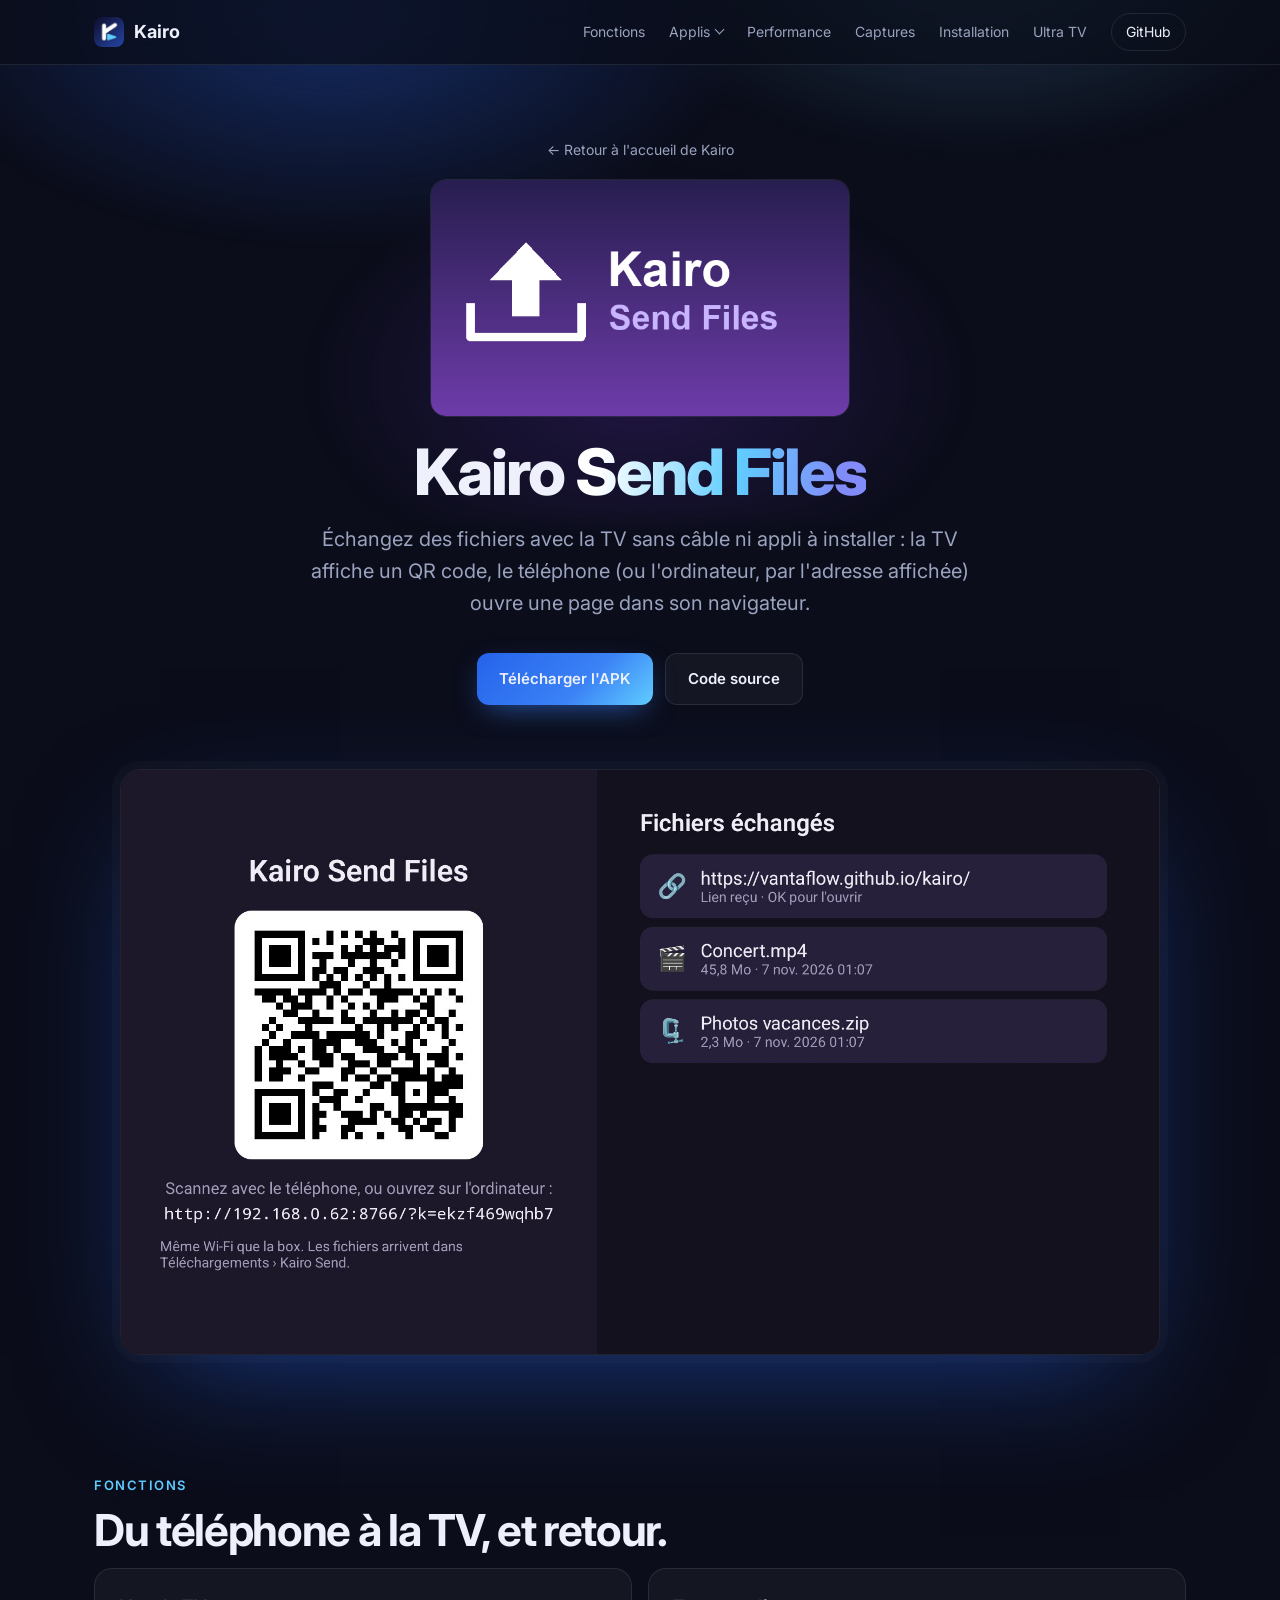
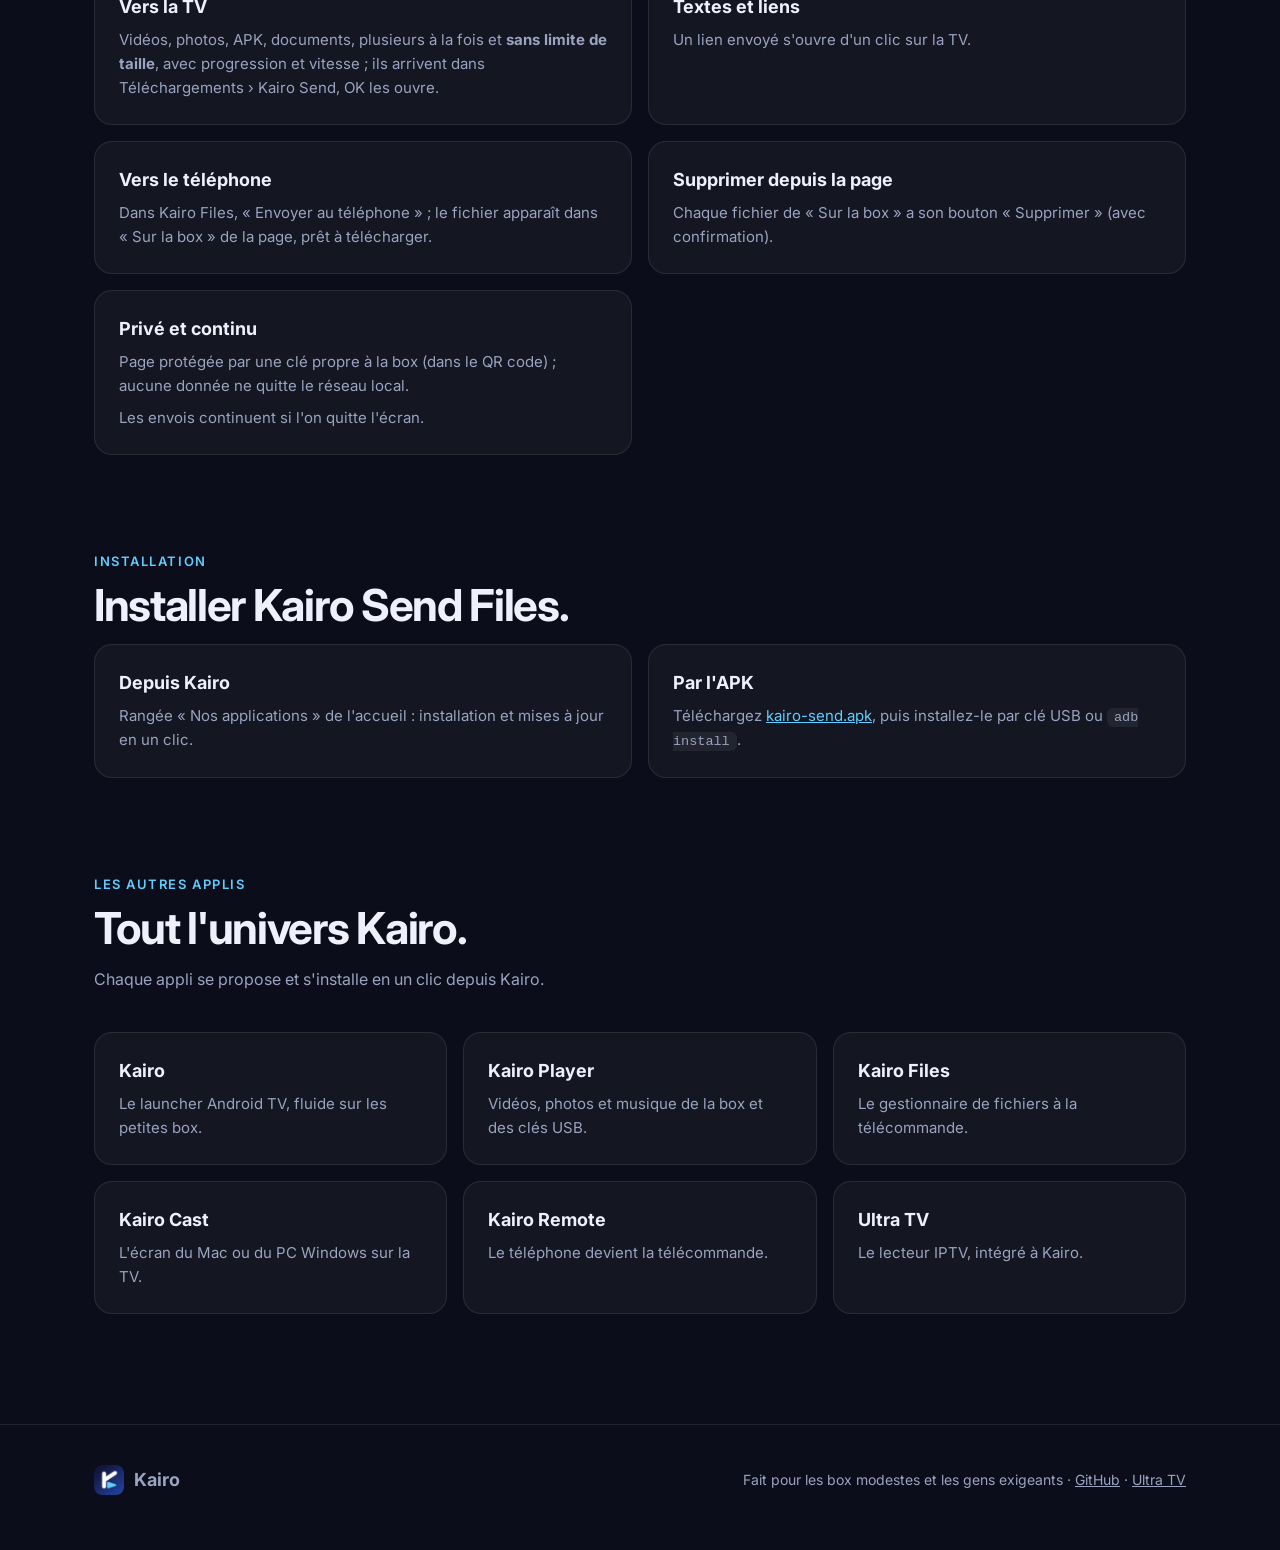
<file: docs/send.html>
<!doctype html>
<html lang="fr">
<head>
<meta charset="utf-8">
<meta name="viewport" content="width=device-width, initial-scale=1">
<title>Kairo Send Files — fichiers du téléphone vers la TV par QR code</title>
<meta name="description" content="Kairo Send Files : échangez vidéos, photos, APK, textes et liens entre le téléphone ou l'ordinateur et la TV, par QR code, sans câble ni appli à installer.">
<meta property="og:title" content="Kairo Send Files — fichiers du téléphone vers la TV par QR code">
<meta property="og:description" content="Kairo Send Files : échangez vidéos, photos, APK, textes et liens entre le téléphone ou l'ordinateur et la TV, par QR code, sans câble ni appli à installer.">
<meta property="og:image" content="assets/kairo-send.png">
<link rel="icon" href="assets/icon.png">
<link rel="preconnect" href="https://fonts.googleapis.com">
<link rel="preconnect" href="https://fonts.gstatic.com" crossorigin>
<link href="https://fonts.googleapis.com/css2?family=Inter:wght@400;500;600;700;800&display=swap" rel="stylesheet">
<link rel="stylesheet" href="assets/site.css">
</head>
<body class="tool-page">

<nav>
  <div class="wrap">
    <a class="brand" href="index.html"><img src="assets/icon.png" alt="">Kairo</a>
    <button class="burger" aria-label="Menu" aria-expanded="false">☰</button>
    <div class="links">
      <a href="index.html#fonctions">Fonctions</a>
      <div class="drop">
        <button aria-haspopup="true" aria-expanded="false">Applis</button>
        <div class="menu">
          <a href="player.html">Kairo Player</a>
          <a href="files.html">Kairo Files</a>
          <a href="send.html" aria-current="page">Send Files</a>
          <a href="cast.html">Kairo Cast</a>
          <a href="remote.html">Kairo Remote</a>
        </div>
      </div>
      <a href="index.html#performance">Performance</a>
      <a href="index.html#galerie">Captures</a>
      <a href="index.html#installation">Installation</a>
      <a href="ultra-tv.html">Ultra TV</a>
      <a class="gh" href="https://github.com/vantaflow/kairo">GitHub</a>
    </div>
  </div>
</nav>
<script src="assets/site.js"></script>

<header class="hero tool">
  <div class="wrap">
    <a class="crumb" href="index.html">← Retour à l'accueil de Kairo</a>
    <img class="tool-banner" src="assets/kairo-send.png" alt="Kairo Send Files">
    <h1>Kairo <span class="grad">Send Files</span></h1>
    <p class="lead">Échangez des fichiers avec la TV sans câble ni appli à installer : la TV affiche un QR code, le téléphone (ou l'ordinateur, par l'adresse affichée) ouvre une page dans son navigateur.</p>
    <div class="cta">
      <a class="btn primary" href="https://github.com/vantaflow/kairo/releases/latest/download/kairo-send.apk">Télécharger l'APK</a>
      <a class="btn ghost" href="https://github.com/vantaflow/kairo/tree/master/send">Code source</a>
    </div>
    <div class="shot"><img src="assets/send-tv.jpg" alt="Kairo Send Files : QR code et fichiers échangés" loading="eager"></div>
  </div>
</header>

<section id="fonctions">
  <div class="wrap">
    <div class="eyebrow">Fonctions</div>
    <h2>Du téléphone à la TV, et retour.</h2>
    <div class="feats">
      <div class="card"><h3>Vers la TV</h3><p>Vidéos, photos, APK, documents, plusieurs à la fois et <b>sans limite de taille</b>, avec progression et vitesse ; ils arrivent dans Téléchargements › Kairo Send, OK les ouvre.</p></div>
      <div class="card"><h3>Textes et liens</h3><p>Un lien envoyé s'ouvre d'un clic sur la TV.</p></div>
      <div class="card"><h3>Vers le téléphone</h3><p>Dans Kairo Files, « Envoyer au téléphone » ; le fichier apparaît dans « Sur la box » de la page, prêt à télécharger.</p></div>
      <div class="card"><h3>Supprimer depuis la page</h3><p>Chaque fichier de « Sur la box » a son bouton « Supprimer » (avec confirmation).</p></div>
      <div class="card"><h3>Privé et continu</h3><p>Page protégée par une clé propre à la box (dans le QR code) ; aucune donnée ne quitte le réseau local.</p><p>Les envois continuent si l'on quitte l'écran.</p></div>
    </div>
  </div>
</section>

<section id="installation">
  <div class="wrap">
    <div class="eyebrow">Installation</div>
    <h2>Installer Kairo Send Files.</h2>
    <div class="feats">
      <div class="card"><h3>Depuis Kairo</h3><p>Rangée « Nos applications » de l'accueil : installation et mises à jour en un clic.</p></div>
      <div class="card"><h3>Par l'APK</h3><p>Téléchargez <a href="https://github.com/vantaflow/kairo/releases/latest/download/kairo-send.apk">kairo-send.apk</a>, puis installez-le par clé USB ou <code>adb install</code>.</p></div>
    </div>
  </div>
</section>

<section id="autres">
  <div class="wrap">
    <div class="eyebrow">Les autres applis</div>
    <h2>Tout l'univers Kairo.</h2>
    <p class="sub">Chaque appli se propose et s'installe en un clic depuis Kairo.</p>
    <div class="others">
      <a class="card" href="index.html"><h3>Kairo</h3><p>Le launcher Android TV, fluide sur les petites box.</p></a>
      <a class="card" href="player.html"><h3>Kairo Player</h3><p>Vidéos, photos et musique de la box et des clés USB.</p></a>
      <a class="card" href="files.html"><h3>Kairo Files</h3><p>Le gestionnaire de fichiers à la télécommande.</p></a>
      <a class="card" href="cast.html"><h3>Kairo Cast</h3><p>L'écran du Mac ou du PC Windows sur la TV.</p></a>
      <a class="card" href="remote.html"><h3>Kairo Remote</h3><p>Le téléphone devient la télécommande.</p></a>
      <a class="card" href="ultra-tv.html"><h3>Ultra TV</h3><p>Le lecteur IPTV, intégré à Kairo.</p></a>
    </div>
  </div>
</section>

<footer>
  <div class="wrap">
    <a class="brand" href="index.html"><img src="assets/icon.png" alt="">Kairo</a>
    <span>Fait pour les box modestes et les gens exigeants · <a href="https://github.com/vantaflow/kairo">GitHub</a> · <a href="https://vantaflow.github.io/ultra-tv/">Ultra TV</a></span>
  </div>
</footer>

</body>
</html>
</file>
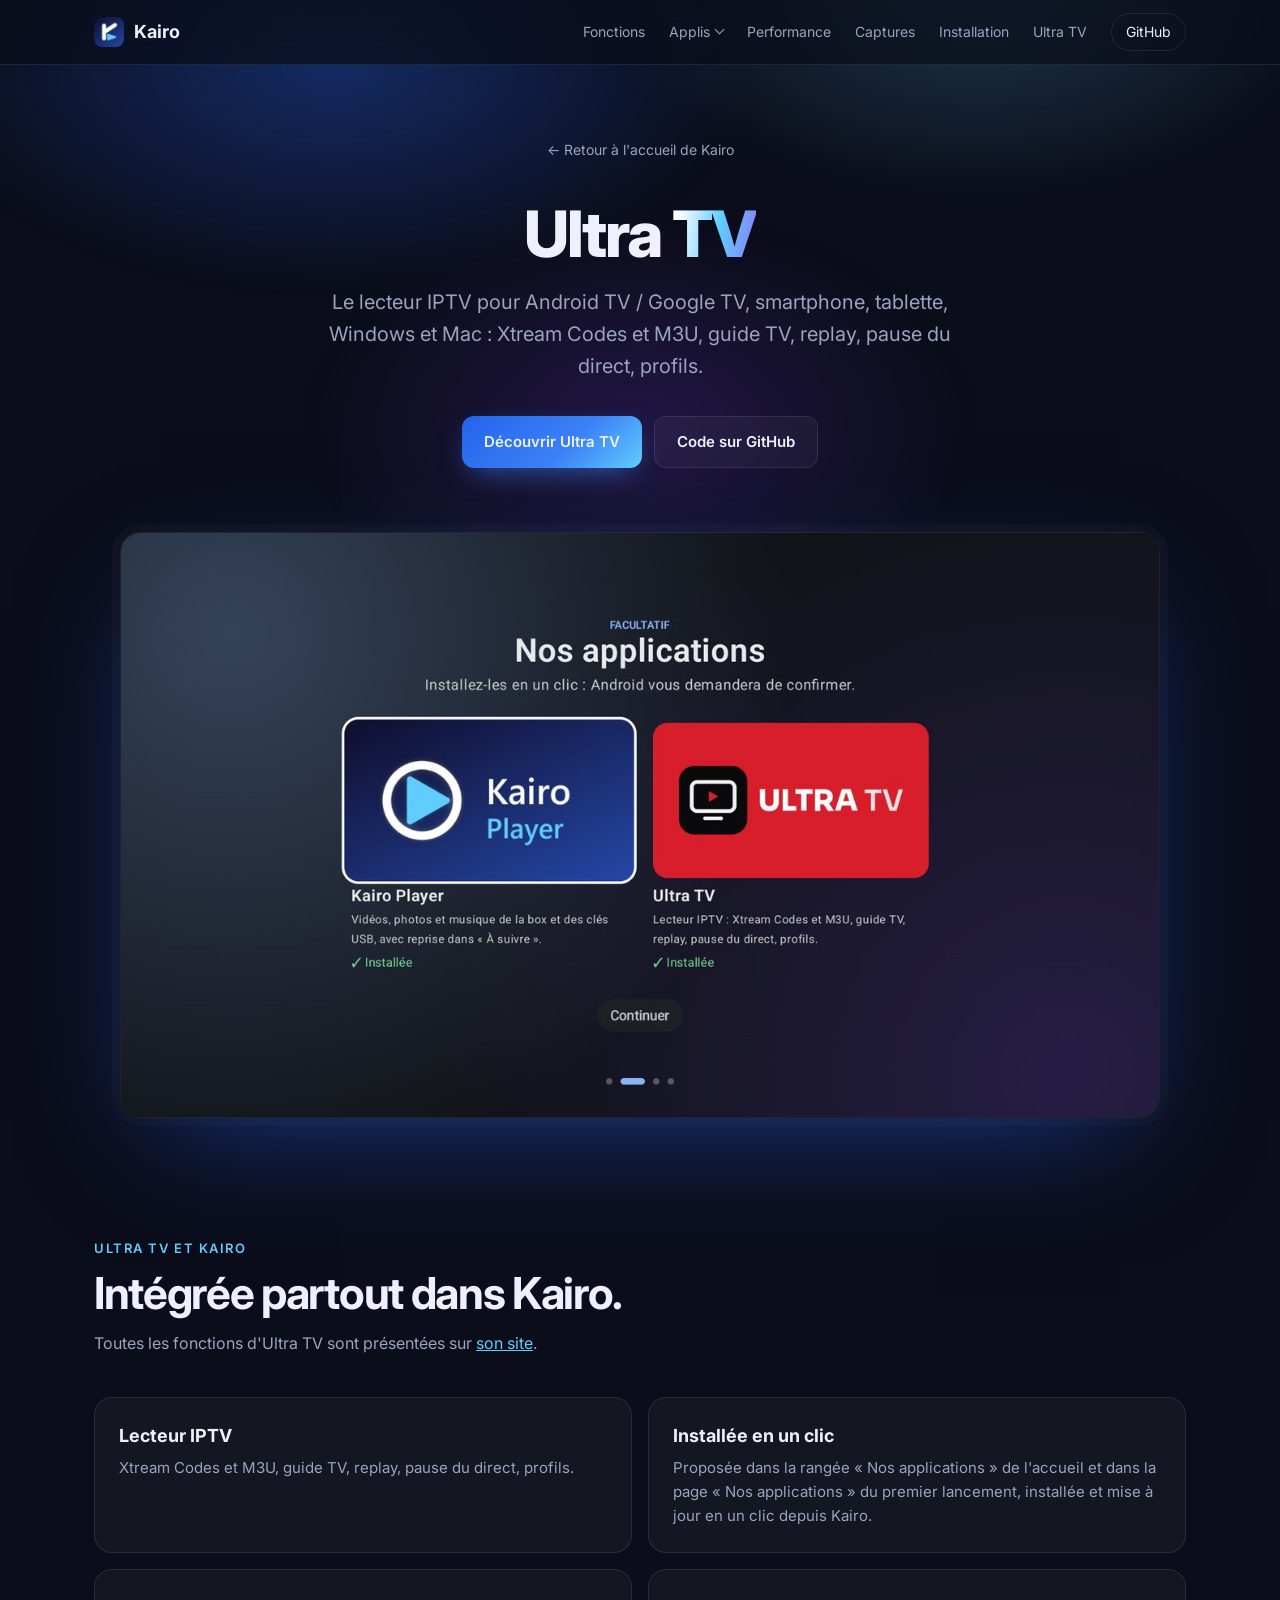
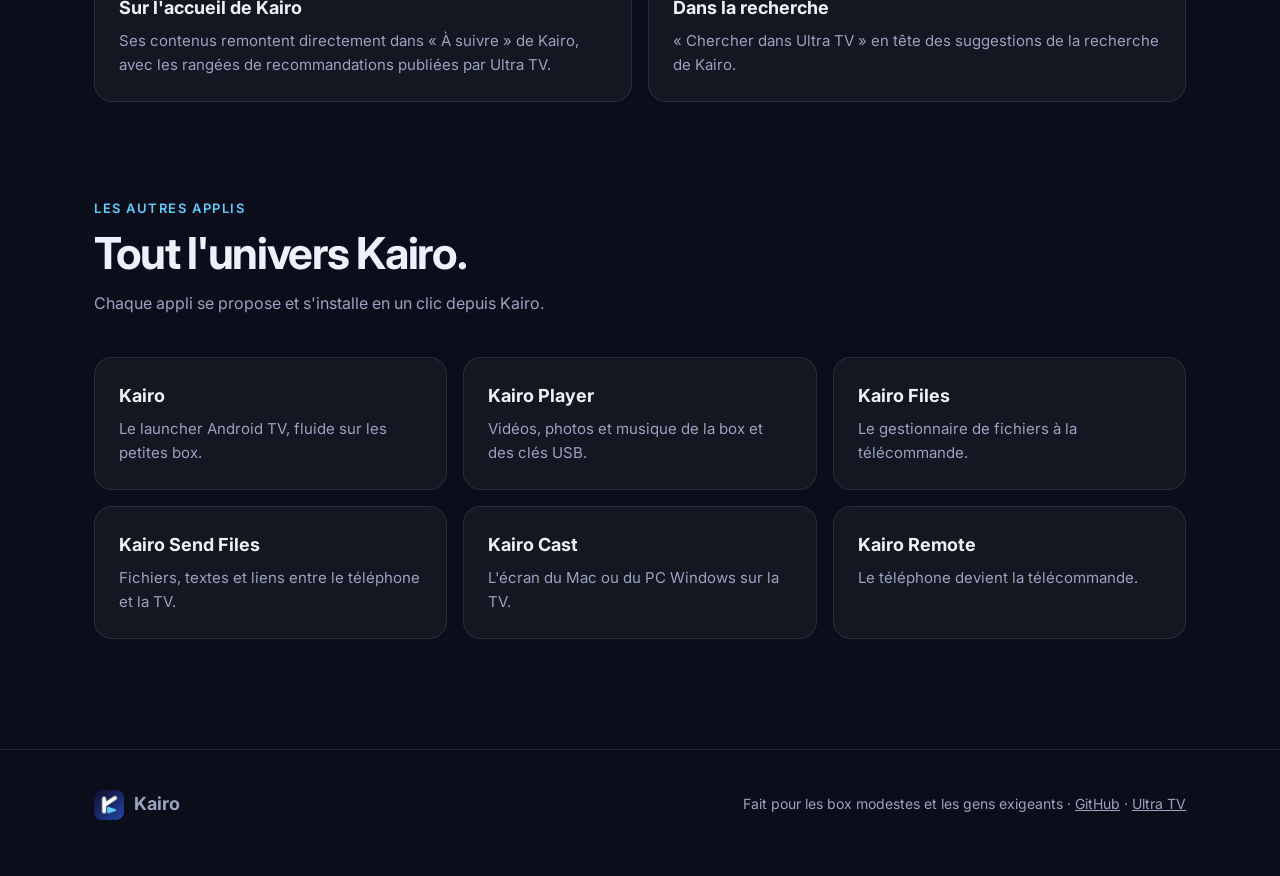
<file: docs/ultra-tv.html>
<!doctype html>
<html lang="fr">
<head>
<meta charset="utf-8">
<meta name="viewport" content="width=device-width, initial-scale=1">
<title>Ultra TV — lecteur IPTV intégré à Kairo</title>
<meta name="description" content="Ultra TV, le lecteur IPTV pour Android TV / Google TV, smartphone, tablette, Windows et Mac : Xtream Codes et M3U, guide TV, replay, pause du direct, profils.">
<meta property="og:title" content="Ultra TV — lecteur IPTV intégré à Kairo">
<meta property="og:description" content="Ultra TV, le lecteur IPTV pour Android TV / Google TV, smartphone, tablette, Windows et Mac : Xtream Codes et M3U, guide TV, replay, pause du direct, profils.">
<meta property="og:image" content="assets/banner.png">
<link rel="icon" href="assets/icon.png">
<link rel="preconnect" href="https://fonts.googleapis.com">
<link rel="preconnect" href="https://fonts.gstatic.com" crossorigin>
<link href="https://fonts.googleapis.com/css2?family=Inter:wght@400;500;600;700;800&display=swap" rel="stylesheet">
<link rel="stylesheet" href="assets/site.css">
</head>
<body class="tool-page">

<nav>
  <div class="wrap">
    <a class="brand" href="index.html"><img src="assets/icon.png" alt="">Kairo</a>
    <button class="burger" aria-label="Menu" aria-expanded="false">☰</button>
    <div class="links">
      <a href="index.html#fonctions">Fonctions</a>
      <div class="drop">
        <button aria-haspopup="true" aria-expanded="false">Applis</button>
        <div class="menu">
          <a href="player.html">Kairo Player</a>
          <a href="files.html">Kairo Files</a>
          <a href="send.html">Send Files</a>
          <a href="cast.html">Kairo Cast</a>
          <a href="remote.html">Kairo Remote</a>
        </div>
      </div>
      <a href="index.html#performance">Performance</a>
      <a href="index.html#galerie">Captures</a>
      <a href="index.html#installation">Installation</a>
      <a href="ultra-tv.html" aria-current="page">Ultra TV</a>
      <a class="gh" href="https://github.com/vantaflow/kairo">GitHub</a>
    </div>
  </div>
</nav>
<script src="assets/site.js"></script>

<header class="hero tool">
  <div class="wrap">
    <a class="crumb" href="index.html">← Retour à l'accueil de Kairo</a>
    
    <h1>Ultra <span class="grad">TV</span></h1>
    <p class="lead">Le lecteur IPTV pour Android TV / Google TV, smartphone, tablette, Windows et Mac : Xtream Codes et M3U, guide TV, replay, pause du direct, profils.</p>
    <div class="cta">
      <a class="btn primary" href="https://vantaflow.github.io/ultra-tv/">Découvrir Ultra TV</a>
      <a class="btn ghost" href="https://github.com/vantaflow/ultra-tv">Code sur GitHub</a>
    </div>
    <div class="shot"><img src="assets/our-apps.jpg" alt="Kairo Player et Ultra TV proposés au premier lancement de Kairo" loading="eager"></div>
  </div>
</header>

<section id="fonctions">
  <div class="wrap">
    <div class="eyebrow">Ultra TV et Kairo</div>
    <h2>Intégrée partout dans Kairo.</h2>
    <p class="sub">Toutes les fonctions d'Ultra TV sont présentées sur <a href="https://vantaflow.github.io/ultra-tv/">son site</a>.</p>
    <div class="feats">
      <div class="card"><h3>Lecteur IPTV</h3><p>Xtream Codes et M3U, guide TV, replay, pause du direct, profils.</p></div>
      <div class="card"><h3>Installée en un clic</h3><p>Proposée dans la rangée « Nos applications » de l'accueil et dans la page « Nos applications » du premier lancement, installée et mise à jour en un clic depuis Kairo.</p></div>
      <div class="card"><h3>Sur l'accueil de Kairo</h3><p>Ses contenus remontent directement dans « À suivre » de Kairo, avec les rangées de recommandations publiées par Ultra TV.</p></div>
      <div class="card"><h3>Dans la recherche</h3><p>« Chercher dans Ultra TV » en tête des suggestions de la recherche de Kairo.</p></div>
    </div>
  </div>
</section>

<section id="autres">
  <div class="wrap">
    <div class="eyebrow">Les autres applis</div>
    <h2>Tout l'univers Kairo.</h2>
    <p class="sub">Chaque appli se propose et s'installe en un clic depuis Kairo.</p>
    <div class="others">
      <a class="card" href="index.html"><h3>Kairo</h3><p>Le launcher Android TV, fluide sur les petites box.</p></a>
      <a class="card" href="player.html"><h3>Kairo Player</h3><p>Vidéos, photos et musique de la box et des clés USB.</p></a>
      <a class="card" href="files.html"><h3>Kairo Files</h3><p>Le gestionnaire de fichiers à la télécommande.</p></a>
      <a class="card" href="send.html"><h3>Kairo Send Files</h3><p>Fichiers, textes et liens entre le téléphone et la TV.</p></a>
      <a class="card" href="cast.html"><h3>Kairo Cast</h3><p>L'écran du Mac ou du PC Windows sur la TV.</p></a>
      <a class="card" href="remote.html"><h3>Kairo Remote</h3><p>Le téléphone devient la télécommande.</p></a>
    </div>
  </div>
</section>

<footer>
  <div class="wrap">
    <a class="brand" href="index.html"><img src="assets/icon.png" alt="">Kairo</a>
    <span>Fait pour les box modestes et les gens exigeants · <a href="https://github.com/vantaflow/kairo">GitHub</a> · <a href="https://vantaflow.github.io/ultra-tv/">Ultra TV</a></span>
  </div>
</footer>

</body>
</html>
</file>
<file: docs/assets/site.css>
:root {
  --bg: #0b0d1a;
  --bg-2: #11152a;
  --card: rgba(255, 255, 255, 0.04);
  --line: rgba(255, 255, 255, 0.09);
  --text: #eef1fb;
  --muted: #9aa3bf;
  --accent: #60cdff;
  --accent-2: #2563eb;
  --radius: 18px;
}
* { box-sizing: border-box; }
html { scroll-behavior: smooth; }
body {
  margin: 0;
  background: var(--bg);
  color: var(--text);
  font: 16px/1.6 Inter, system-ui, -apple-system, "Segoe UI", sans-serif;
  -webkit-font-smoothing: antialiased;
  overflow-x: hidden;
}
a { color: inherit; }
.wrap { max-width: 1140px; margin: 0 auto; padding: 0 24px; }

/* En-tête */
nav { position: sticky; top: 0; z-index: 10; backdrop-filter: blur(14px); background: rgba(11, 13, 26, 0.72); border-bottom: 1px solid var(--line); }
nav .wrap { display: flex; align-items: center; justify-content: space-between; height: 64px; }
.brand { display: flex; align-items: center; gap: 10px; font-weight: 700; font-size: 18px; text-decoration: none; }
.brand img { width: 30px; height: 30px; border-radius: 8px; }
.brand { flex-shrink: 0; }
nav .links { display: flex; align-items: center; gap: 24px; font-size: 14px; color: var(--muted); white-space: nowrap; }
nav .links a, .drop > button { text-decoration: none; transition: color .2s; }
nav .links a:hover, .drop > button:hover, .drop:focus-within > button { color: var(--text); }
.drop { position: relative; }
.drop > button { all: unset; cursor: pointer; display: inline-flex; align-items: center; gap: 6px; }
.drop > button::after { content: ""; width: 6px; height: 6px; border: solid currentColor; border-width: 0 1.5px 1.5px 0; transform: translateY(-2px) rotate(45deg); transition: transform .2s; }
.drop:hover > button::after, .drop.open > button::after { transform: translateY(1px) rotate(-135deg); }
.drop .menu { position: absolute; top: 100%; left: -14px; padding: 8px; margin-top: 10px; min-width: 190px; display: none; flex-direction: column; background: var(--bg-2); border: 1px solid var(--line); border-radius: 12px; box-shadow: 0 16px 40px rgba(0,0,0,.45); }
.drop .menu::before { content: ""; position: absolute; inset: -12px 0 auto; height: 12px; }
.drop:hover .menu, .drop:focus-within .menu, .drop.open .menu { display: flex; }
.drop .menu a { padding: 9px 12px; border-radius: 8px; }
.drop .menu a:hover { background: var(--card); }
nav .links a.gh { padding: 7px 14px; border: 1px solid var(--line); border-radius: 999px; color: var(--text); }
nav .links a.gh:hover { background: var(--card); }
.burger { all: unset; display: none; cursor: pointer; width: 40px; height: 40px; place-items: center; border-radius: 10px; color: var(--text); font-size: 22px; }

/* Héros */
.hero { position: relative; padding: 96px 0 72px; text-align: center; }
.hero::before {
  content: ""; position: absolute; inset: -20% -10% auto; height: 720px; z-index: -1;
  background:
    radial-gradient(600px 320px at 30% 30%, rgba(37, 99, 235, .35), transparent 70%),
    radial-gradient(520px 300px at 72% 20%, rgba(96, 205, 255, .22), transparent 70%),
    radial-gradient(480px 300px at 50% 80%, rgba(124, 58, 237, .20), transparent 70%);
  filter: blur(10px);
}
.pill { display: inline-flex; align-items: center; gap: 8px; padding: 6px 14px; border: 1px solid var(--line); border-radius: 999px; font-size: 13px; color: var(--muted); background: var(--card); }
.pill b { color: var(--accent); font-weight: 600; }
h1 { font-size: clamp(40px, 7vw, 76px); line-height: 1.04; letter-spacing: -0.035em; margin: 22px 0 18px; font-weight: 800; }
h1 .grad { background: linear-gradient(100deg, #fff 10%, var(--accent) 55%, #818cf8 90%); -webkit-background-clip: text; background-clip: text; color: transparent; }
.lead { max-width: 660px; margin: 0 auto; font-size: clamp(17px, 2.2vw, 20px); color: var(--muted); }
.cta { display: flex; justify-content: center; flex-wrap: wrap; gap: 12px; margin-top: 34px; }
.btn { display: inline-flex; align-items: center; gap: 8px; padding: 13px 22px; border-radius: 12px; font-weight: 600; font-size: 15px; text-decoration: none; transition: transform .15s, box-shadow .2s, background .2s; }
.btn:hover { transform: translateY(-1px); }
.btn.primary { background: linear-gradient(135deg, var(--accent-2), #3b82f6 60%, var(--accent)); box-shadow: 0 10px 30px -10px rgba(59, 130, 246, .7); }
.btn.ghost { border: 1px solid var(--line); background: var(--card); }
.shot { margin: 64px auto 0; max-width: 1040px; border-radius: 20px; overflow: hidden; border: 1px solid var(--line); box-shadow: 0 40px 120px -40px rgba(37, 99, 235, .55), 0 0 0 8px rgba(255, 255, 255, .02); }
.shot img { display: block; width: 100%; height: auto; }

.dl-code { margin: 18px 0 0; color: var(--muted); font-size: 15px; }
.dl-code b { color: var(--text); }
.dl-code b:last-child { color: var(--accent); letter-spacing: .08em; }

/* Chiffres */
.stats { display: grid; grid-template-columns: repeat(4, 1fr); gap: 1px; margin-top: 72px; background: var(--line); border: 1px solid var(--line); border-radius: var(--radius); overflow: hidden; }
.stat { background: var(--bg-2); padding: 26px 22px; text-align: center; }
.stat b { display: block; font-size: 30px; letter-spacing: -0.02em; }
.stat span { color: var(--muted); font-size: 14px; }

/* Sections */
section { padding: 96px 0 0; }
.eyebrow { color: var(--accent); font-weight: 600; font-size: 13px; letter-spacing: .12em; text-transform: uppercase; }
h2 { font-size: clamp(30px, 4.4vw, 44px); letter-spacing: -0.03em; line-height: 1.1; margin: 10px 0 14px; }
.sub { color: var(--muted); max-width: 640px; margin: 0 0 40px; }

.grid { display: grid; grid-template-columns: repeat(3, 1fr); gap: 16px; }
.card { background: var(--card); border: 1px solid var(--line); border-radius: var(--radius); padding: 24px; transition: border-color .2s, transform .2s; }
.card:hover { border-color: rgba(96, 205, 255, .35); transform: translateY(-2px); }
.card .ico { width: 42px; height: 42px; border-radius: 12px; display: grid; place-items: center; background: linear-gradient(135deg, rgba(37, 99, 235, .35), rgba(96, 205, 255, .18)); margin-bottom: 16px; }
.card .ico svg { width: 22px; height: 22px; stroke: #fff; fill: none; stroke-width: 2; stroke-linecap: round; stroke-linejoin: round; }
.card h3 { margin: 0 0 6px; font-size: 18px; }
.card p { margin: 0; color: var(--muted); font-size: 15px; }

/* Galerie */
.split { display: grid; grid-template-columns: 1fr 1.25fr; gap: 48px; align-items: center; }
.split.rev { grid-template-columns: 1.25fr 1fr; }
.split.rev .text { order: 2; }
.frame { border-radius: 16px; overflow: hidden; border: 1px solid var(--line); box-shadow: 0 30px 80px -40px rgba(0, 0, 0, .9); }
.frame img { display: block; width: 100%; height: auto; }
ul.checks { list-style: none; padding: 0; margin: 18px 0 0; }
ul.checks li { position: relative; padding-left: 28px; margin: 10px 0; color: #cdd3e6; }
ul.checks li::before { content: ""; position: absolute; left: 0; top: 7px; width: 16px; height: 16px; border-radius: 50%; background: radial-gradient(circle at 50% 50%, var(--accent) 35%, rgba(96, 205, 255, .18) 40%); }

/* Performance */
.perf { display: grid; grid-template-columns: repeat(2, 1fr); gap: 16px; }
.bar { margin-top: 16px; }
.bar .row { display: flex; justify-content: space-between; font-size: 14px; color: var(--muted); margin-bottom: 6px; }
.bar .track { height: 10px; border-radius: 99px; background: rgba(255, 255, 255, .06); overflow: hidden; }
.bar .fill { height: 100%; border-radius: 99px; }
.fill.before { width: 100%; background: linear-gradient(90deg, #f97316, #ef4444); }
.fill.after { width: 36%; background: linear-gradient(90deg, var(--accent-2), var(--accent)); }

/* Installation */
.steps { counter-reset: step; display: grid; grid-template-columns: repeat(3, 1fr); gap: 16px; }
.step { position: relative; padding-top: 58px; }
.step::before { counter-increment: step; content: counter(step); position: absolute; top: 22px; left: 24px; width: 28px; height: 28px; border-radius: 50%; display: grid; place-items: center; font-weight: 700; font-size: 14px; background: var(--accent-2); }
code { font-family: ui-monospace, "Cascadia Code", Consolas, monospace; font-size: 13.5px; background: rgba(255, 255, 255, .06); padding: 2px 7px; border-radius: 6px; }

/* Galerie */
.gallery { display: grid; grid-template-columns: repeat(2, 1fr); gap: 18px; }
.gallery figure { margin: 0; border-radius: 16px; overflow: hidden; border: 1px solid var(--line); background: var(--bg-2); }
.gallery img { display: block; width: 100%; height: auto; }
.gallery figcaption { padding: 12px 16px; color: var(--muted); font-size: 14px; }
.card.ultra { padding: 40px; background: linear-gradient(135deg, rgba(220, 38, 38, .16), rgba(37, 99, 235, .12)); }
.cta.left { justify-content: flex-start; margin-top: 8px; }

footer { margin-top: 110px; padding: 40px 0 56px; border-top: 1px solid var(--line); color: var(--muted); font-size: 14px; }
footer .wrap { display: flex; justify-content: space-between; align-items: center; gap: 16px; flex-wrap: wrap; }

@media (max-width: 900px) {
  .grid, .steps { grid-template-columns: 1fr 1fr; }
  .split, .split.rev { grid-template-columns: 1fr; gap: 28px; }
  .split.rev .text { order: 0; }
  .stats { grid-template-columns: 1fr 1fr; }
  .perf { grid-template-columns: 1fr; }
}
@media (max-width: 700px) {
  .gallery { grid-template-columns: 1fr; }
  .card.ultra { padding: 24px; }
}
@media (max-width: 600px) {
  .wrap { padding: 0 16px; }
  .burger { display: grid; }
  nav .links { display: none; position: absolute; top: 64px; left: 0; right: 0; flex-direction: column; align-items: stretch; gap: 0; padding: 8px 16px 16px; background: var(--bg); border-bottom: 1px solid var(--line); font-size: 16px; }
  nav.open .links { display: flex; }
  nav .links > a, .drop > button { padding: 12px 0; }
  .drop .menu { position: static; display: flex; margin: 0 0 6px; padding: 0 0 0 14px; background: none; border: 0; box-shadow: none; }
  .drop > button::after { display: none; }
  nav .links a.gh { align-self: flex-start; margin-top: 8px; }
  .grid, .steps { grid-template-columns: 1fr; }
  .hero { padding-top: 64px; }
  section { padding-top: 72px; }
}
@media (prefers-reduced-motion: reduce) {
  html { scroll-behavior: auto; }
  .btn, .card { transition: none; }
}

/* Pages des applis */
.hero.tool { padding: 72px 0 24px; }
.hero.tool h1 { font-size: clamp(36px, 6vw, 64px); }
.crumb { display: inline-flex; align-items: center; gap: 6px; color: var(--muted); font-size: 14px; text-decoration: none; margin-bottom: 18px; }
.crumb:hover { color: var(--text); }
.tool-ico { width: 84px; height: 84px; border-radius: 22px; display: block; margin: 0 auto; box-shadow: 0 20px 50px -20px rgba(37, 99, 235, .7); }
.tool-banner { display: block; width: 100%; max-width: 420px; margin: 0 auto; border-radius: 16px; border: 1px solid var(--line); }
.feats { display: grid; grid-template-columns: repeat(2, 1fr); gap: 16px; }
.feats .card p + p { margin-top: 8px; }
.tool-page .card a, .tool-page .sub a, .tool-page ul.checks a { color: var(--accent); }
pre.cmd { margin: 12px 0 0; padding: 14px 16px; border-radius: 12px; background: rgba(255, 255, 255, .06); border: 1px solid var(--line); font: 13.5px/1.5 ui-monospace, "Cascadia Code", Consolas, monospace; white-space: pre-wrap; overflow-wrap: anywhere; color: #cdd3e6; }
.more { display: inline-flex; align-items: center; gap: 6px; margin-top: 18px; color: var(--accent); font-weight: 600; text-decoration: none; }
.more:hover { text-decoration: underline; }
.others { display: grid; grid-template-columns: repeat(3, 1fr); gap: 16px; }
.others a { text-decoration: none; }
.others .card h3 { color: var(--text); }
.dl-list { display: grid; gap: 12px; }
@media (max-width: 900px) {
  .others { grid-template-columns: 1fr 1fr; }
}
@media (max-width: 700px) {
  .feats, .others { grid-template-columns: 1fr; }
  .hero.tool { padding-top: 48px; }
}
</file>
